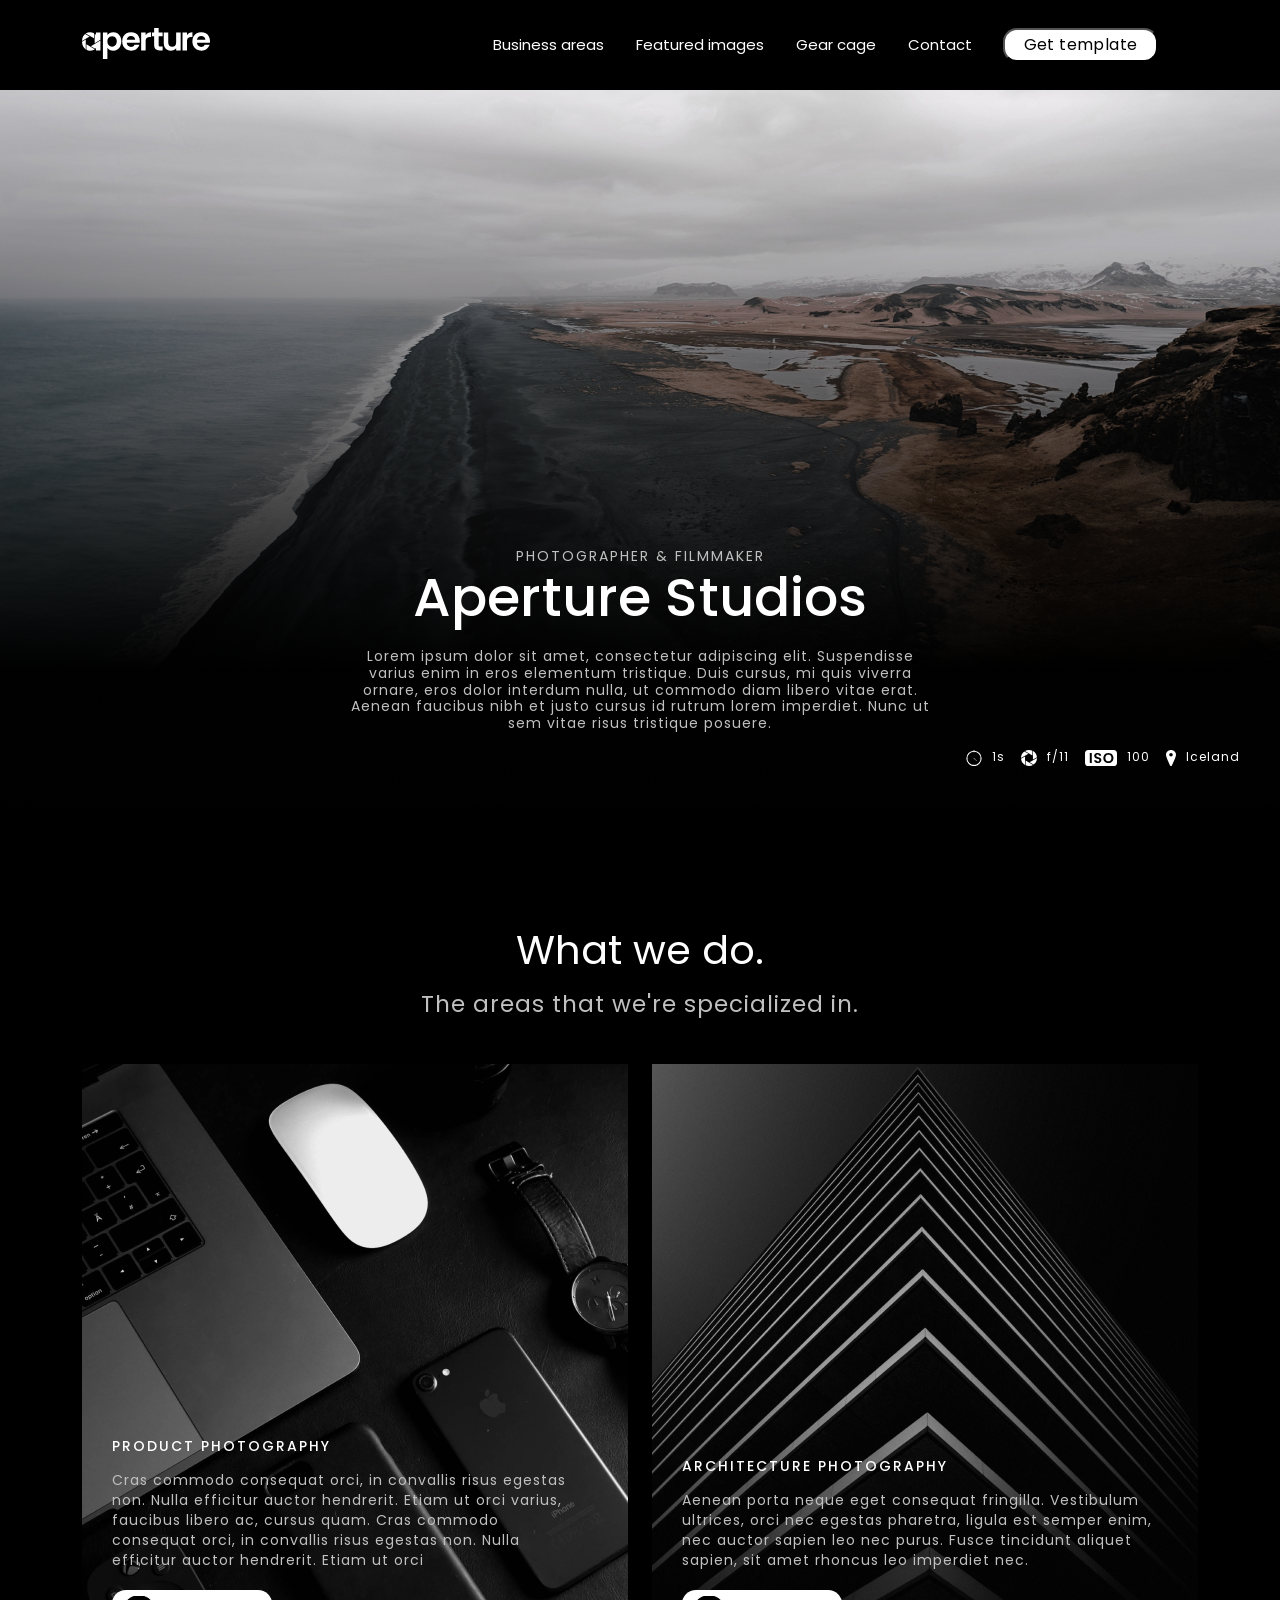
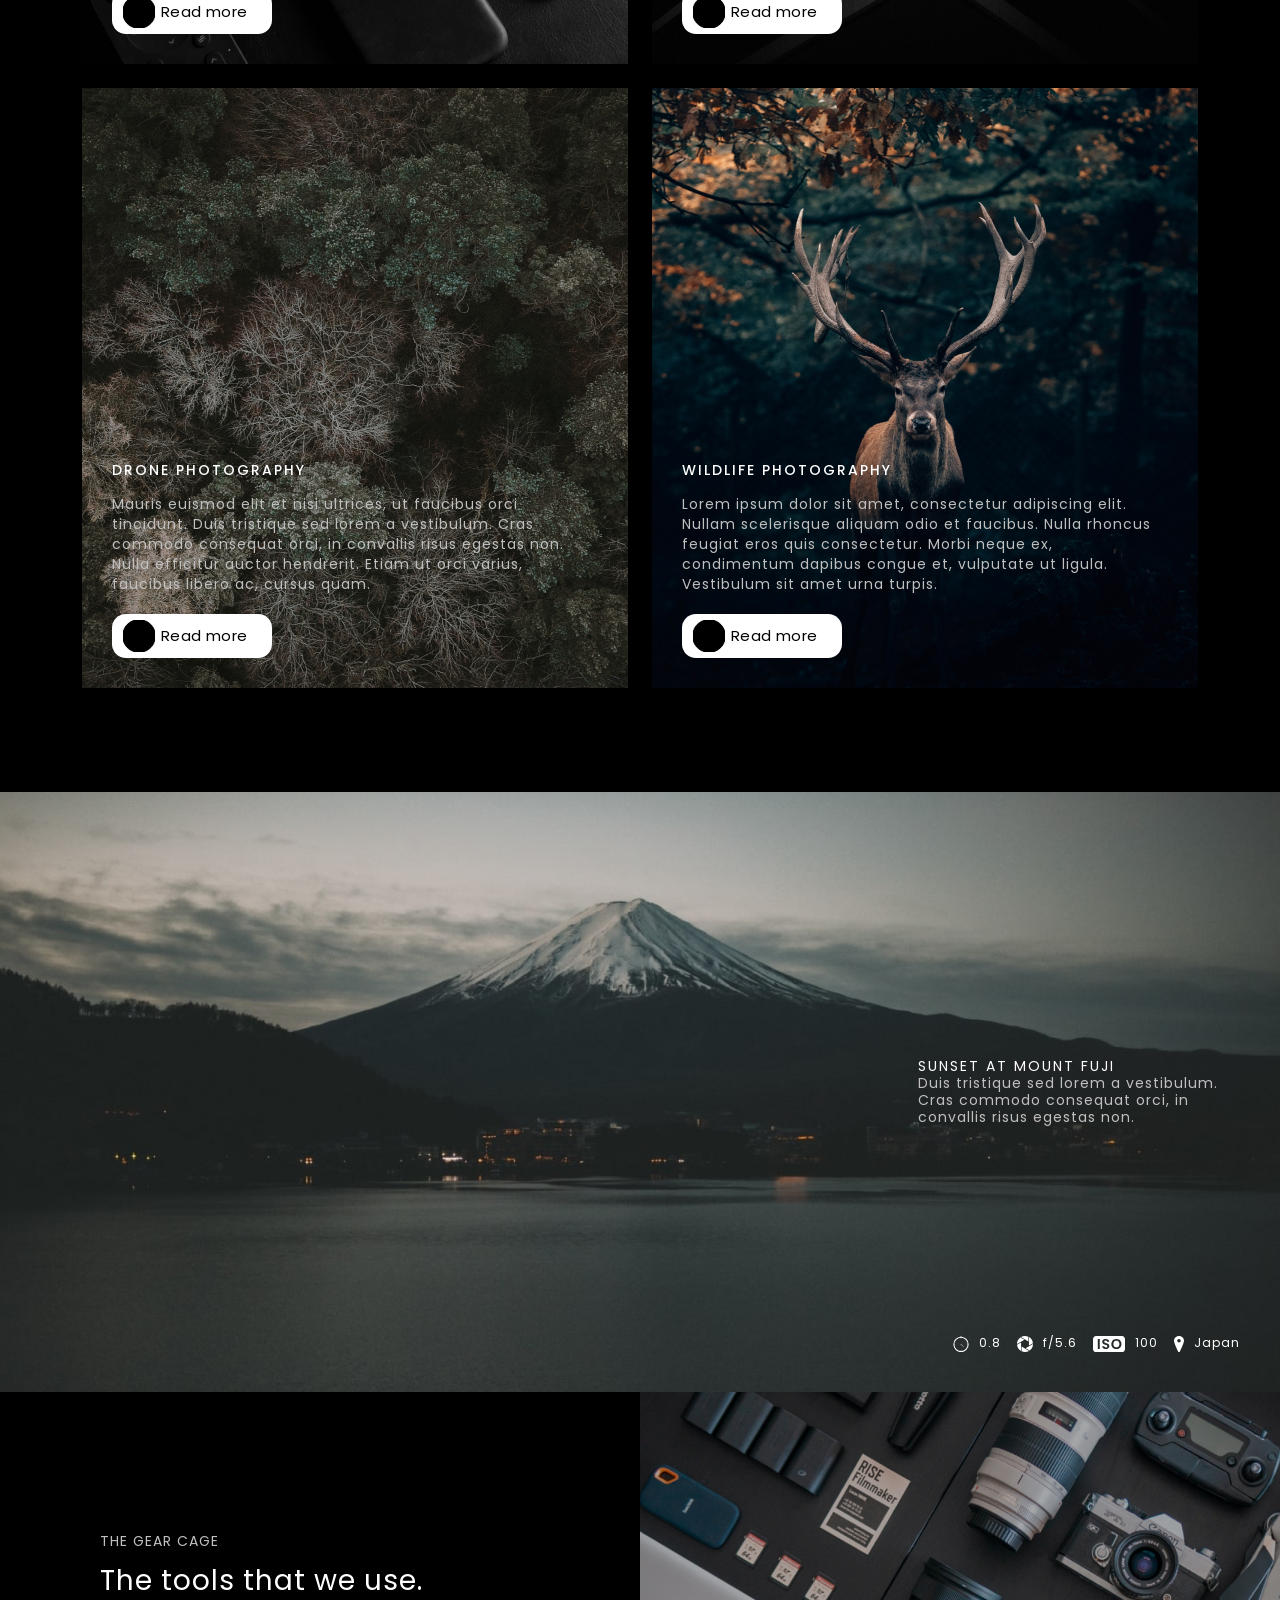
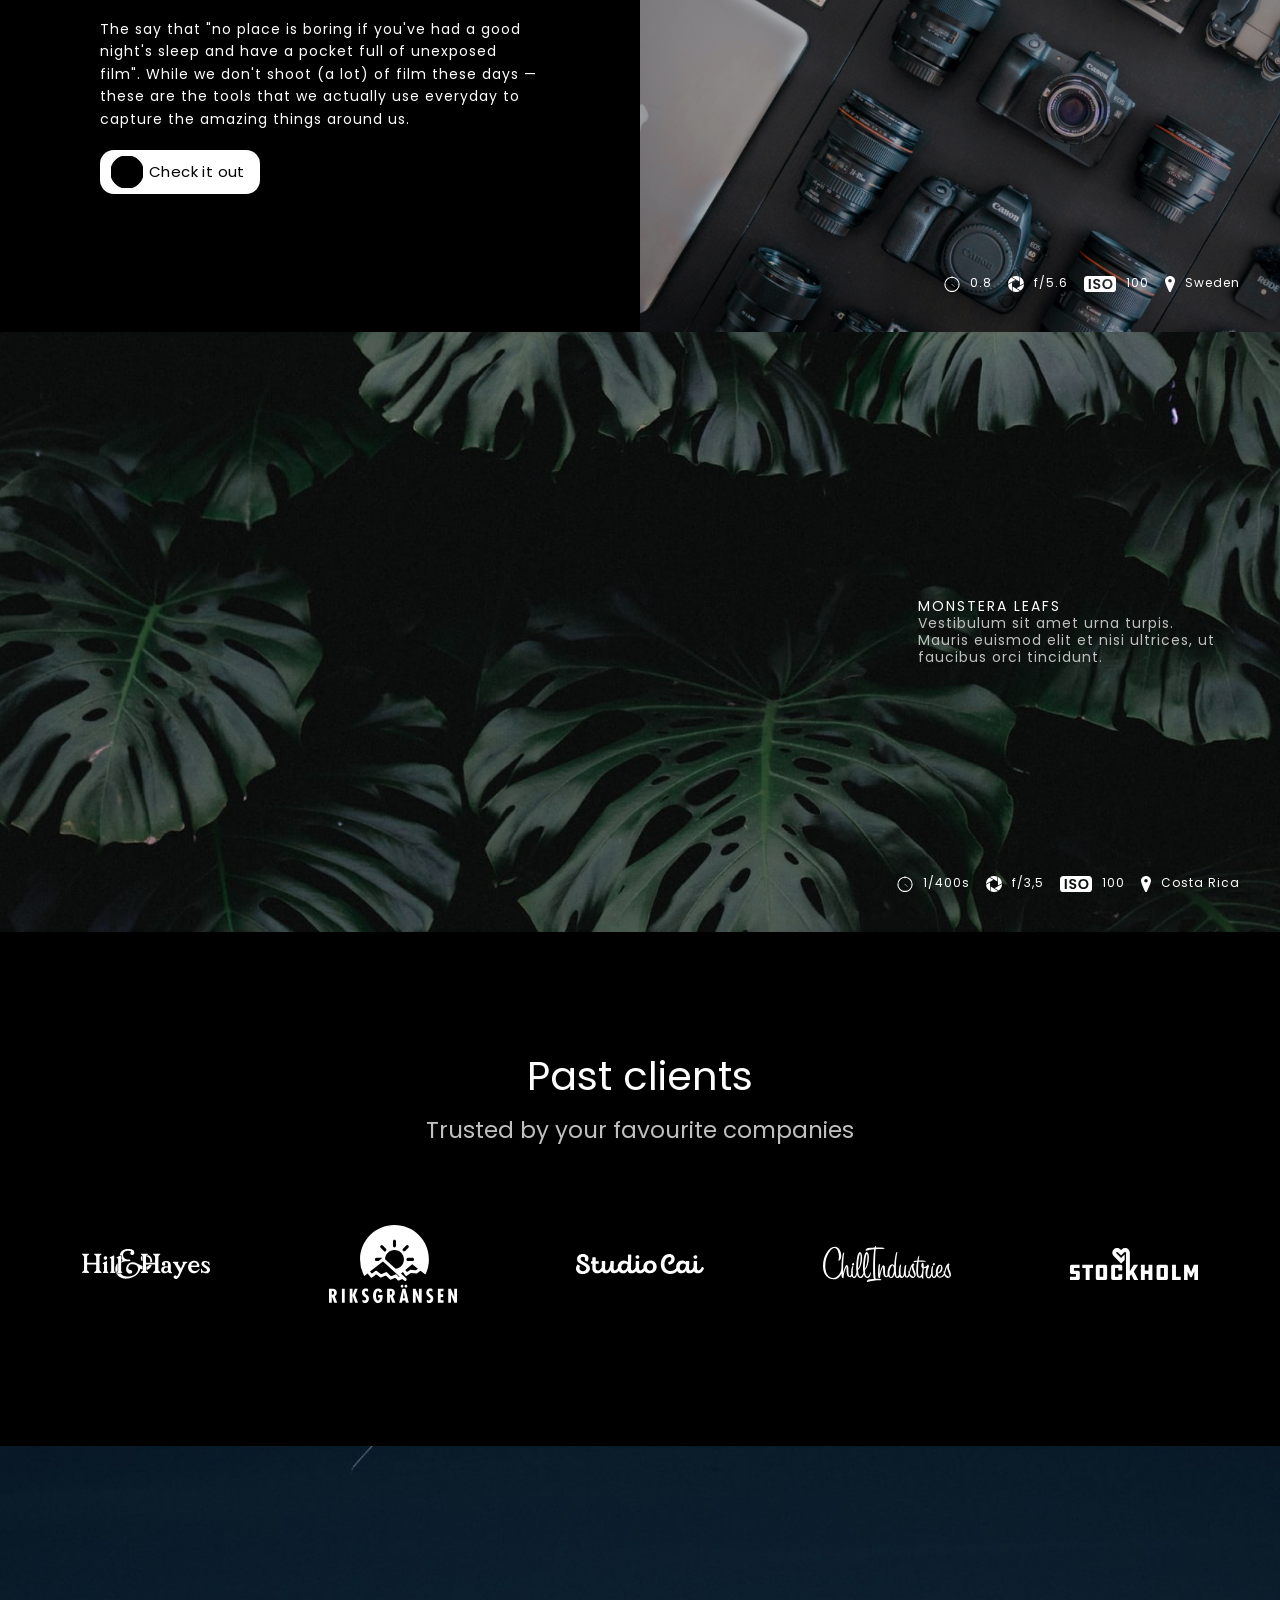
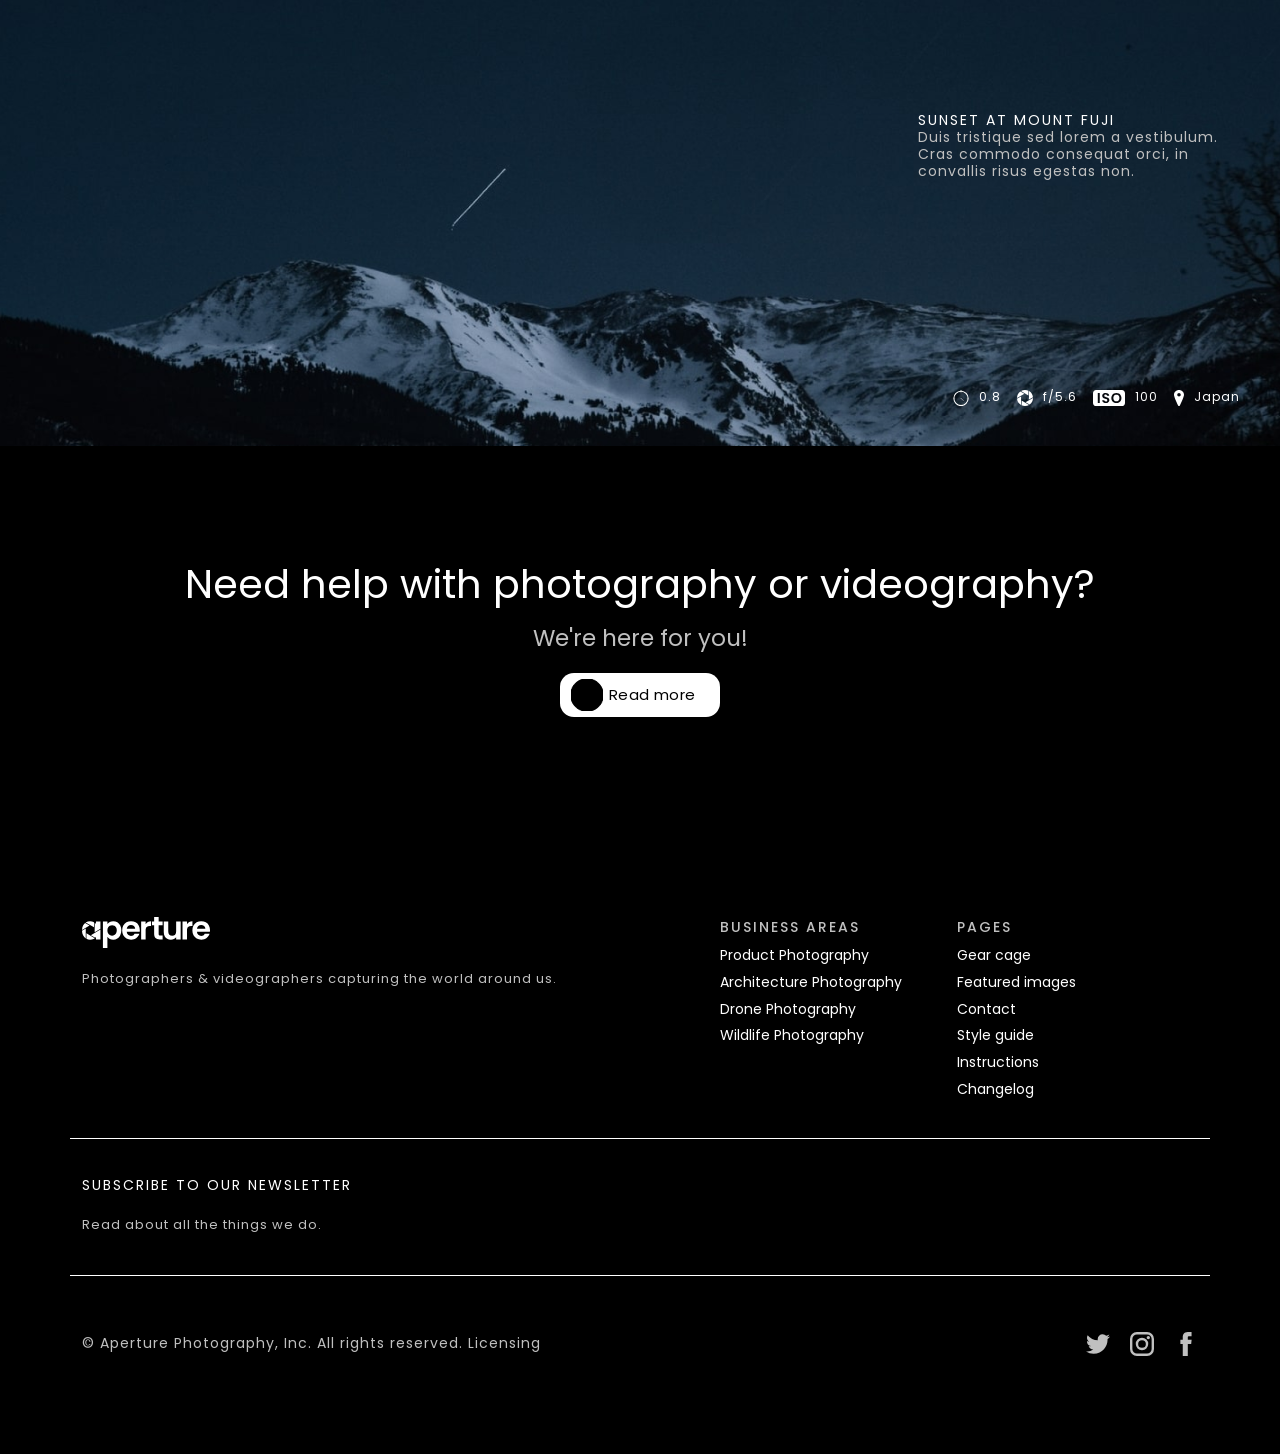
<file: index.html>
<!DOCTYPE html><html><head><meta charset="utf-8"><meta name="viewport" content="width=device-width,initial-scale=1"><title>TEMPLATE</title><link rel="stylesheet" href="https://cdnjs.cloudflare.com/ajax/libs/animate.css/4.1.1/animate.min.css"><link href="https://fonts.googleapis.com/css2?family=Poppins:ital,wght@0,100;0,200;0,300;0,400;0,500;0,600;0,700;0,800;0,900;1,100;1,200;1,300;1,400;1,500;1,600;1,700;1,800;1,900&family=Roboto:ital,wght@0,300;0,400;0,500;0,700;0,900;1,100;1,300;1,400;1,500;1,700;1,900&display=swap" rel="stylesheet"><link rel="stylesheet" href="css/style.min.css"></head><body><header class="header">
    <div class="container ">
        <div class="row">
            <div class="header__body">
                <div class="logo">
                    <a href="/"><img src="img/logo.svg" alt="logo"></a>
                </div>
                <nav class="header__menu">
                    <ul>
                        <li><a href="">Business areas</a></li>
                        <li><a href="">Featured images</a></li>
                        <li><a href="">Gear cage</a></li>
                        <li><a href="">Contact</a></li>
                    </ul>
                    <button class="header__menu_button">Get template</button>
                </nav>
                <div class="menu-collapsed">
                    <div class="bar"></div>
                    <nav>
                        <ul>
                            <li><a href="">Business areas</a></li>
                            <li><a href="">Featured images</a></li>
                            <li><a href="">Gear cage</a></li>
                            <li><a href="">Contact</a></li>
                    </nav>
                </div>
            </div>
        </div>
    </div>
</header> <section class="hero">
    <div class="container">
        <div class="row ">
            <div class="hero__item">
                <div class="hero__text wow animate__animated animate__fadeInUp">
                    <p>Photographer & Filmmaker</p>
                </div>
                <div class="hero__title wow animate__animated animate__fadeInUp">
                    <h1>Aperture Studios</h1>
                </div>
                <div class="hero__subtitle wow animate__animated animate__fadeInUp">
                    <p>Lorem ipsum dolor sit amet, consectetur adipiscing elit. Suspendisse varius enim in eros
                        elementum tristique. Duis cursus, mi quis viverra ornare, eros dolor interdum nulla, ut commodo
                        diam libero vitae erat. Aenean faucibus nibh et justo cursus id rutrum lorem imperdiet. Nunc ut
                        sem vitae risus tristique posuere.</p>
                </div>
            </div>
        </div>
    </div>
    <div class="information">
        <div class="information__item">
            <img src="img/hero-01.svg" alt="">
            <p>1s</p>
        </div>
        <div class="information__item">
            <img src="img/hero-02.svg" alt="">
            <p>f/11</p>
        </div>
        <div class="information__item">
            <img src="img/hero-03.svg" alt="">
            <p>100</p>
        </div>
        <div class="information__item">
            <img src="img/hero-04.svg" alt="">
            <p>Iceland</p>
        </div>
    </div>
</section> <section class="works">
    <div class="container">
        <div class="row">
            <h2 class="title">What we do.</h2>
            <p class="subtitle">The areas that we're specialized in.</p>
            <div class="works__information">
                <div class="row">
                    <div class="col-12 col-sm-6">
                        <div class="item photo-one wow animate__animated animate__flipInX">
                            <div class="item__information">
                                <h5>Product Photography</h5>
                                <p>Cras commodo consequat orci, in convallis risus egestas non. Nulla efficitur auctor
                                    hendrerit. Etiam ut orci varius, faucibus libero ac, cursus quam. Cras commodo
                                    consequat orci, in convallis risus egestas non. Nulla efficitur auctor hendrerit.
                                    Etiam ut orci</p>
                                <button class="btn"><img src="img/works-btn.png" alt="">
                                    <p>Read more</p>
                                </button>
                            </div>
                        </div>
                    </div>
                    <div class="col-12 col-sm-6">
                        <div class="item photo-two wow animate__animated animate__flipInX">
                            <div class="item__information">
                                <h5>Architecture Photography</h5>
                                <p>Aenean porta neque eget consequat fringilla. Vestibulum ultrices, orci nec egestas
                                    pharetra, ligula est semper enim, nec auctor sapien leo nec purus. Fusce tincidunt
                                    aliquet sapien, sit amet rhoncus leo imperdiet nec.</p>
                                <button class="btn"><img src="img/works-btn.png" alt="">
                                    <p>Read more</p>
                                </button>
                            </div>
                        </div>
                    </div>
                </div>
                <div class="row">
                    <div class="col-12 col-sm-6">
                        <div class="item photo-thre wow animate__animated animate__flipInX">
                            <div class="item__information">
                                <h5>Drone Photography</h5>
                                <p>Mauris euismod elit et nisi ultrices, ut faucibus orci tincidunt. Duis tristique sed
                                    lorem a vestibulum. Cras commodo consequat orci, in convallis risus egestas non.
                                    Nulla efficitur auctor hendrerit. Etiam ut orci varius, faucibus libero ac, cursus
                                    quam.</p>
                                <button class="btn"><img src="img/works-btn.png" alt="">
                                    <p>Read more</p>
                                </button>
                            </div>
                        </div>

                    </div>
                    <div class="col-12 col-sm-6">
                        <div class="item photo-four wow animate__animated animate__flipInX">
                            <div class="item__information">
                                <h5>Wildlife Photography</h5>
                                <p>Lorem ipsum dolor sit amet, consectetur adipiscing elit. Nullam scelerisque aliquam
                                    odio et faucibus. Nulla rhoncus feugiat eros quis consectetur. Morbi neque ex,
                                    condimentum dapibus congue et, vulputate ut ligula. Vestibulum sit amet urna turpis.
                                </p>
                                <button class="btn"><img src="img/works-btn.png" alt="">
                                    <p>Read more</p>
                                </button>
                            </div>
                        </div>
                    </div>
                </div>
            </div>
        </div>
    </div>
</section> <section class="mount">
    <div class="mount__content">
    <div class="text">
        <p> Sunset at Mount Fuji</p>
    </div>
        <div class="subtext">
            <p> Duis tristique sed lorem a vestibulum. Cras commodo consequat orci, in convallis risus egestas non.</p>
        </div>
        <div class="information">
            <div class="information__item">
                <img src="img/hero-01.svg" alt="">
                <p>0.8</p>
            </div>
            <div class="information__item">
                <img src="img/hero-02.svg" alt="">
                <p>f/5.6</p>
            </div>
            <div class="information__item">
                <img src="img/hero-03.svg" alt="">
                <p>100</p>
            </div>
            <div class="information__item">
                <img src="img/hero-04.svg" alt="">
                <p>Japan</p>
            </div>
        </div>
        </div>
</section> <section class="use">
    <div class="use__information">
        <div class="use__information_text wow animate__animated animate__flipInX">
            <p>
                The Gear cage
            </p>
        </div>
        <div class="use__information_title wow animate__animated animate__flipInX">
            <p>
                The tools that we use.
            </p>
        </div>
        <div class="use__information_subtitle wow animate__animated animate__flipInX">
            <p>
                The say that "no place is boring if you've had a good night's sleep and have a pocket full of unexposed
                film". While we don't shoot (a lot) of film these days — these are the tools that we actually use
                everyday to capture the amazing things around us.
            </p>
        </div>
        <button class="btn"><img src="img/works-btn.png" alt="">
            <p>Check it out</p>
        </button>
    </div>
    <div class="use__photo">
        <div class="information d-none d-md-flex">
            <div class="information__item">
                <img src="img/hero-01.svg" alt="">
                <p>0.8</p>
            </div>
            <div class="information__item">
                <img src="img/hero-02.svg" alt="">
                <p>f/5.6</p>
            </div>
            <div class="information__item">
                <img src="img/hero-03.svg" alt="">
                <p>100</p>
            </div>
            <div class="information__item">
                <img src="img/hero-04.svg" alt="">
                <p>Sweden</p>
            </div>
        </div>
    </div>
</section> <section class="monstera">
        <div class="monstera__content">
        <div class="text">
            <p> Monstera Leafs</p>
        </div>
            <div class="subtext">
                <p> Vestibulum sit amet urna turpis. Mauris euismod elit et nisi ultrices, ut faucibus orci tincidunt.</p>
            </div>
            <div class="information">
                <div class="information__item">
                    <img src="img/hero-01.svg" alt="">
                    <p>1/400s</p>
                </div>
                <div class="information__item">
                    <img src="img/hero-02.svg" alt="">
                    <p>f/3,5</p>
                </div>
                <div class="information__item">
                    <img src="img/hero-03.svg" alt="">
                    <p>100</p>
                </div>
                <div class="information__item">
                    <img src="img/hero-04.svg" alt="">
                    <p>Costa Rica</p>
                </div>
            </div>
            </div>
</section> <section class="companies">
    <div class="container">
        <div class="row">
            <div class="title">Past clients</div>
            <div class="subtitle">Trusted by your favourite companies</div>
            <div class="companies__items">
                <div class="companies__items_img wow animate__animated animate__lightSpeedInLeft">
                     <img src="img/companies-01.svg" alt="">
                    </div>
                    <div class="companies__items_img wow animate__animated animate__lightSpeedInLeft">
                        <img src="img/companies-02.svg" alt="">
                       </div>
                       <div class="companies__items_img wow animate__animated animate__fadeInUp">
                        <img src="img/companies-03.svg" alt="">
                       </div>
                       <div class="companies__items_img wow animate__animated animate__fadeInRight">
                        <img src="img/companies-04.svg" alt="">
                       </div>
                       <div class="companies__items_img wow animate__animated animate__fadeInRight">
                        <img src="img/companies-05.svg" alt="">
                       </div>
            </div>
        </div>
    </div>
</section> <section class="himalays">
        <div class="himalays__content">
        <div class="text">
            <p> Sunset at Mount Fuji</p>
        </div>
            <div class="subtext">
                <p> Duis tristique sed lorem a vestibulum. Cras commodo consequat orci, in convallis risus egestas non.</p>
            </div>
            <div class="information">
                <div class="information__item">
                    <img src="img/hero-01.svg" alt="">
                    <p>0.8</p>
                </div>
                <div class="information__item">
                    <img src="img/hero-02.svg" alt="">
                    <p>f/5.6</p>
                </div>
                <div class="information__item">
                    <img src="img/hero-03.svg" alt="">
                    <p>100</p>
                </div>
                <div class="information__item">
                    <img src="img/hero-04.svg" alt="">
                    <p>Japan</p>
                </div>
            </div>
            </div>
</section> <section class="help">
    <div class="container">
        <div class="row justify-content-center">
            <div class="title wow animate__animated animate__zoomInRight">Need help with photography or videography?</div>
            <div class="subtitle wow animate__animated animate__zoomInLeft">We're here for you!</div>
            <button class="btn"><img src="img/works-btn.png" alt="">
                <p>Read more</p>
            </button>
        </div>
    </div>
</section> <section class="footer">
    <div class="container">
        <div class="row">
            <div class="col-12 col-sm-6">
                <div class="logo d-flex justify-content-center justify-content-sm-start">
                    <a href="/"><img src="img/logo.svg" alt="logo"></a>
                </div>
                <div class="footer__information"><p>Photographers & videographers capturing the world around us.</p></div>
            </div>
            <div class="col-12 col-sm-6">
                <div class="footer__menu">
                   <div class="footer__menu_item">
                    <h5>Business areas</h5>
                    <ul>
                        <li class="wow animate__animated animate__lightSpeedInRight"><a href="">Product Photography</a></li>
                        <li class="wow animate__animated animate__lightSpeedInLeft"><a href="">Architecture Photography</a></li>
                        <li class="wow animate__animated animate__lightSpeedInRight"><a href="">Drone Photography</a></li>
                        <li class="wow animate__animated animate__lightSpeedInLeft"><a href="">Wildlife Photography</a></li>
                    </ul>
                   </div>
                   <div class="footer__menu_item">
                    <h5>Pages</h5>
                    <ul>
                        <li class="wow animate__animated animate__lightSpeedInRight"><a href="">Gear cage</a></li>
                        <li class="wow animate__animated animate__lightSpeedInLeft"><a href="">Featured images</a></li>
                        <li class="wow animate__animated animate__lightSpeedInRight"><a href="">Contact</a></li>
                        <li class="wow animate__animated animate__lightSpeedInLeft"><a href="">Style guide</a></li>
                        <li class="wow animate__animated animate__lightSpeedInRight"><a href="">Instructions</a></li>
                        <li class="wow animate__animated animate__lightSpeedInLeft"><a href="">Changelog</a></li>
                    </ul>
                   </div>
                </div>
            </div>
            <div class="line"></div>
            <div class="col-12 col-sm-6">
                <div class="footer__text wow animate__animated animate__bounceInLeft"><p>Subscribe to our newsletter</p></div>
                <div class="footer__subtext wow animate__animated animate__bounceInRight"><p>Read about all the things we do.</p></div>
            </div>
            <div class="col-6">
               
            </div>
            <div class="line"></div>
            <div class="col-12 col-sm-6 order-2 order-sm-1">
                <div class="footer__licensing">
                    <p>© Aperture Photography, Inc. All rights reserved. Licensing</p>
                </div>
            </div>
            <div class="col-12 col-sm-6 order-1 order-sm-2">
                <div class="footer__icon">
                  <a class="wow animate__animated animate__shakeX" href=""><img src="img/footer-01.svg" alt=""></a>  
                  <a class="wow animate__animated animate__shakeX" href=""><img src="img/footer-02.svg" alt=""></a>
                  <a class="wow animate__animated animate__shakeX" href=""><img src="img/footer-03.svg" alt=""></a>
                </div>
            </div>
        </div>
    </div>
</section> <div class="btn-up btn-up_hide"></div>  <style>body {
            background-color: black;
        }</style><script src="https://code.jquery.com/jquery-2.2.4.min.js" integrity="sha256-BbhdlvQf/xTY9gja0Dq3HiwQF8LaCRTXxZKRutelT44=" crossorigin="anonymous"></script><script type="text/javascript" src="js/slick.min.js"></script><script src="js/script.js"></script><!-- <script src="js/wow.min.js"></script>
              <script>
              new WOW().init();
              </script> --></body></html>
</file>
<file: css/style.min.css>
@charset "UTF-8";@import url(https://fonts.googleapis.com/css2?family=Roboto:ital,wght@0,100;0,300;0,400;0,500;0,700;0,900;1,100;1,300;1,400;1,500;1,700;1,900&display=swap);@import url(https://fonts.googleapis.com/css2?family=Ubuntu:ital,wght@0,300;0,400;0,500;0,700;1,300;1,400;1,500;1,700&display=swap);@import url(https://fonts.googleapis.com/css2?family=EB+Garamond:ital,wght@0,400;0,500;0,600;0,700;0,800;1,400;1,500;1,600;1,700;1,800&display=swap);/*!
 * Bootstrap v5.0.2 (https://getbootstrap.com/)
 * Copyright 2011-2021 The Bootstrap Authors
 * Copyright 2011-2021 Twitter, Inc.
 * Licensed under MIT (https://github.com/twbs/bootstrap/blob/main/LICENSE)
 */:root{--bs-blue:#0d6efd;--bs-indigo:#6610f2;--bs-purple:#6f42c1;--bs-pink:#d63384;--bs-red:#dc3545;--bs-orange:#fd7e14;--bs-yellow:#ffc107;--bs-green:#198754;--bs-teal:#20c997;--bs-cyan:#0dcaf0;--bs-white:#fff;--bs-gray:#6c757d;--bs-gray-dark:#343a40;--bs-primary:#0d6efd;--bs-secondary:#6c757d;--bs-success:#198754;--bs-info:#0dcaf0;--bs-warning:#ffc107;--bs-danger:#dc3545;--bs-light:#f8f9fa;--bs-dark:#212529;--bs-font-sans-serif:system-ui,-apple-system,"Segoe UI",Roboto,"Helvetica Neue",Arial,"Noto Sans","Liberation Sans",sans-serif,"Apple Color Emoji","Segoe UI Emoji","Segoe UI Symbol","Noto Color Emoji";--bs-font-monospace:SFMono-Regular,Menlo,Monaco,Consolas,"Liberation Mono","Courier New",monospace;--bs-gradient:linear-gradient(180deg, rgba(255, 255, 255, 0.15), rgba(255, 255, 255, 0))}*,::after,::before{box-sizing:border-box}@media (prefers-reduced-motion:no-preference){:root{scroll-behavior:smooth}}body{margin:0;font-family:var(--bs-font-sans-serif);font-size:1rem;font-weight:400;line-height:1.5;color:#212529;background-color:#fff;-webkit-text-size-adjust:100%;-webkit-tap-highlight-color:transparent}hr{margin:1rem 0;color:inherit;background-color:currentColor;border:0;opacity:.25}hr:not([size]){height:1px}.h1,.h2,.h3,.h4,.h5,.h6,h1,h2,h3,h4,h5,h6{margin-top:0;margin-bottom:.5rem;font-weight:500;line-height:1.2}.h1,h1{font-size:calc(1.375rem + 1.5vw)}@media (min-width:1200px){.h1,h1{font-size:2.5rem}}.h2,h2{font-size:calc(1.325rem + .9vw)}@media (min-width:1200px){.h2,h2{font-size:2rem}}.h3,h3{font-size:calc(1.3rem + .6vw)}@media (min-width:1200px){.h3,h3{font-size:1.75rem}}.h4,h4{font-size:calc(1.275rem + .3vw)}@media (min-width:1200px){.h4,h4{font-size:1.5rem}}.h5,h5{font-size:1.25rem}.h6,h6{font-size:1rem}p{margin-top:0;margin-bottom:1rem}abbr[data-bs-original-title],abbr[title]{-webkit-text-decoration:underline dotted;text-decoration:underline dotted;cursor:help;-webkit-text-decoration-skip-ink:none;text-decoration-skip-ink:none}address{margin-bottom:1rem;font-style:normal;line-height:inherit}ol,ul{padding-left:2rem}dl,ol,ul{margin-top:0;margin-bottom:1rem}ol ol,ol ul,ul ol,ul ul{margin-bottom:0}dt{font-weight:700}dd{margin-bottom:.5rem;margin-left:0}blockquote{margin:0 0 1rem}b,strong{font-weight:bolder}.small,small{font-size:.875em}.mark,mark{padding:.2em;background-color:#fcf8e3}sub,sup{position:relative;font-size:.75em;line-height:0;vertical-align:baseline}sub{bottom:-.25em}sup{top:-.5em}a{color:#0d6efd;text-decoration:underline}a:hover{color:#0a58ca}a:not([href]):not([class]),a:not([href]):not([class]):hover{color:inherit;text-decoration:none}code,kbd,pre,samp{font-family:var(--bs-font-monospace);font-size:1em;direction:ltr;unicode-bidi:bidi-override}pre{display:block;margin-top:0;margin-bottom:1rem;overflow:auto;font-size:.875em}pre code{font-size:inherit;color:inherit;word-break:normal}code{font-size:.875em;color:#d63384;word-wrap:break-word}a>code{color:inherit}kbd{padding:.2rem .4rem;font-size:.875em;color:#fff;background-color:#212529;border-radius:.2rem}kbd kbd{padding:0;font-size:1em;font-weight:700}figure{margin:0 0 1rem}img,svg{vertical-align:middle}table{caption-side:bottom;border-collapse:collapse}caption{padding-top:.5rem;padding-bottom:.5rem;color:#6c757d;text-align:left}th{text-align:inherit;text-align:-webkit-match-parent}tbody,td,tfoot,th,thead,tr{border-color:inherit;border-style:solid;border-width:0}label{display:inline-block}button{border-radius:0}button:focus:not(:focus-visible){outline:0}button,input,optgroup,select,textarea{margin:0;font-family:inherit;font-size:inherit;line-height:inherit}button,select{text-transform:none}[role=button]{cursor:pointer}select{word-wrap:normal}select:disabled{opacity:1}[list]::-webkit-calendar-picker-indicator{display:none}[type=button],[type=reset],[type=submit],button{-webkit-appearance:button}[type=button]:not(:disabled),[type=reset]:not(:disabled),[type=submit]:not(:disabled),button:not(:disabled){cursor:pointer}::-moz-focus-inner{padding:0;border-style:none}textarea{resize:vertical}fieldset{min-width:0;padding:0;margin:0;border:0}legend{float:left;width:100%;padding:0;margin-bottom:.5rem;font-size:calc(1.275rem + .3vw);line-height:inherit}@media (min-width:1200px){legend{font-size:1.5rem}}legend+*{clear:left}::-webkit-datetime-edit-day-field,::-webkit-datetime-edit-fields-wrapper,::-webkit-datetime-edit-hour-field,::-webkit-datetime-edit-minute,::-webkit-datetime-edit-month-field,::-webkit-datetime-edit-text,::-webkit-datetime-edit-year-field{padding:0}::-webkit-inner-spin-button{height:auto}[type=search]{outline-offset:-2px;-webkit-appearance:textfield}::-webkit-search-decoration{-webkit-appearance:none}::-webkit-color-swatch-wrapper{padding:0}::file-selector-button{font:inherit}::-webkit-file-upload-button{font:inherit;-webkit-appearance:button}output{display:inline-block}iframe{border:0}summary{display:list-item;cursor:pointer}progress{vertical-align:baseline}[hidden]{display:none!important}.lead{font-size:1.25rem;font-weight:300}.display-1{font-size:calc(1.625rem + 4.5vw);font-weight:300;line-height:1.2}@media (min-width:1200px){.display-1{font-size:5rem}}.display-2{font-size:calc(1.575rem + 3.9vw);font-weight:300;line-height:1.2}@media (min-width:1200px){.display-2{font-size:4.5rem}}.display-3{font-size:calc(1.525rem + 3.3vw);font-weight:300;line-height:1.2}@media (min-width:1200px){.display-3{font-size:4rem}}.display-4{font-size:calc(1.475rem + 2.7vw);font-weight:300;line-height:1.2}@media (min-width:1200px){.display-4{font-size:3.5rem}}.display-5{font-size:calc(1.425rem + 2.1vw);font-weight:300;line-height:1.2}@media (min-width:1200px){.display-5{font-size:3rem}}.display-6{font-size:calc(1.375rem + 1.5vw);font-weight:300;line-height:1.2}@media (min-width:1200px){.display-6{font-size:2.5rem}}.list-unstyled{padding-left:0;list-style:none}.list-inline{padding-left:0;list-style:none}.list-inline-item{display:inline-block}.list-inline-item:not(:last-child){margin-right:.5rem}.initialism{font-size:.875em;text-transform:uppercase}.blockquote{margin-bottom:1rem;font-size:1.25rem}.blockquote>:last-child{margin-bottom:0}.blockquote-footer{margin-top:-1rem;margin-bottom:1rem;font-size:.875em;color:#6c757d}.blockquote-footer::before{content:"— "}.img-fluid{max-width:100%;height:auto}.img-thumbnail{padding:.25rem;background-color:#fff;border:1px solid #dee2e6;border-radius:.25rem;max-width:100%;height:auto}.figure{display:inline-block}.figure-img{margin-bottom:.5rem;line-height:1}.figure-caption{font-size:.875em;color:#6c757d}.container,.container-fluid,.container-lg,.container-md,.container-sm,.container-xl,.container-xxl{width:100%;padding-right:var(--bs-gutter-x,.75rem);padding-left:var(--bs-gutter-x,.75rem);margin-right:auto;margin-left:auto}@media (min-width:576px){.container,.container-sm{max-width:540px}}@media (min-width:768px){.container,.container-md,.container-sm{max-width:720px}}@media (min-width:992px){.container,.container-lg,.container-md,.container-sm{max-width:960px}}@media (min-width:1200px){.container,.container-lg,.container-md,.container-sm,.container-xl{max-width:1140px}}@media (min-width:1400px){.container,.container-lg,.container-md,.container-sm,.container-xl,.container-xxl{max-width:1320px}}.row{--bs-gutter-x:1.5rem;--bs-gutter-y:0;display:flex;flex-wrap:wrap;margin-top:calc(var(--bs-gutter-y) * -1);margin-right:calc(var(--bs-gutter-x) * -.5);margin-left:calc(var(--bs-gutter-x) * -.5)}.row>*{flex-shrink:0;width:100%;max-width:100%;padding-right:calc(var(--bs-gutter-x) * .5);padding-left:calc(var(--bs-gutter-x) * .5);margin-top:var(--bs-gutter-y)}.col{flex:1 0 0%}.row-cols-auto>*{flex:0 0 auto;width:auto}.row-cols-1>*{flex:0 0 auto;width:100%}.row-cols-2>*{flex:0 0 auto;width:50%}.row-cols-3>*{flex:0 0 auto;width:33.3333333333%}.row-cols-4>*{flex:0 0 auto;width:25%}.row-cols-5>*{flex:0 0 auto;width:20%}.row-cols-6>*{flex:0 0 auto;width:16.6666666667%}@media (min-width:576px){.col-sm{flex:1 0 0%}.row-cols-sm-auto>*{flex:0 0 auto;width:auto}.row-cols-sm-1>*{flex:0 0 auto;width:100%}.row-cols-sm-2>*{flex:0 0 auto;width:50%}.row-cols-sm-3>*{flex:0 0 auto;width:33.3333333333%}.row-cols-sm-4>*{flex:0 0 auto;width:25%}.row-cols-sm-5>*{flex:0 0 auto;width:20%}.row-cols-sm-6>*{flex:0 0 auto;width:16.6666666667%}}@media (min-width:768px){.col-md{flex:1 0 0%}.row-cols-md-auto>*{flex:0 0 auto;width:auto}.row-cols-md-1>*{flex:0 0 auto;width:100%}.row-cols-md-2>*{flex:0 0 auto;width:50%}.row-cols-md-3>*{flex:0 0 auto;width:33.3333333333%}.row-cols-md-4>*{flex:0 0 auto;width:25%}.row-cols-md-5>*{flex:0 0 auto;width:20%}.row-cols-md-6>*{flex:0 0 auto;width:16.6666666667%}}@media (min-width:992px){.col-lg{flex:1 0 0%}.row-cols-lg-auto>*{flex:0 0 auto;width:auto}.row-cols-lg-1>*{flex:0 0 auto;width:100%}.row-cols-lg-2>*{flex:0 0 auto;width:50%}.row-cols-lg-3>*{flex:0 0 auto;width:33.3333333333%}.row-cols-lg-4>*{flex:0 0 auto;width:25%}.row-cols-lg-5>*{flex:0 0 auto;width:20%}.row-cols-lg-6>*{flex:0 0 auto;width:16.6666666667%}}@media (min-width:1200px){.col-xl{flex:1 0 0%}.row-cols-xl-auto>*{flex:0 0 auto;width:auto}.row-cols-xl-1>*{flex:0 0 auto;width:100%}.row-cols-xl-2>*{flex:0 0 auto;width:50%}.row-cols-xl-3>*{flex:0 0 auto;width:33.3333333333%}.row-cols-xl-4>*{flex:0 0 auto;width:25%}.row-cols-xl-5>*{flex:0 0 auto;width:20%}.row-cols-xl-6>*{flex:0 0 auto;width:16.6666666667%}}@media (min-width:1400px){.col-xxl{flex:1 0 0%}.row-cols-xxl-auto>*{flex:0 0 auto;width:auto}.row-cols-xxl-1>*{flex:0 0 auto;width:100%}.row-cols-xxl-2>*{flex:0 0 auto;width:50%}.row-cols-xxl-3>*{flex:0 0 auto;width:33.3333333333%}.row-cols-xxl-4>*{flex:0 0 auto;width:25%}.row-cols-xxl-5>*{flex:0 0 auto;width:20%}.row-cols-xxl-6>*{flex:0 0 auto;width:16.6666666667%}}.col-auto{flex:0 0 auto;width:auto}.col-1{flex:0 0 auto;width:8.33333333%}.col-2{flex:0 0 auto;width:16.66666667%}.col-3{flex:0 0 auto;width:25%}.col-4{flex:0 0 auto;width:33.33333333%}.col-5{flex:0 0 auto;width:41.66666667%}.col-6{flex:0 0 auto;width:50%}.col-7{flex:0 0 auto;width:58.33333333%}.col-8{flex:0 0 auto;width:66.66666667%}.col-9{flex:0 0 auto;width:75%}.col-10{flex:0 0 auto;width:83.33333333%}.col-11{flex:0 0 auto;width:91.66666667%}.col-12{flex:0 0 auto;width:100%}.offset-1{margin-left:8.33333333%}.offset-2{margin-left:16.66666667%}.offset-3{margin-left:25%}.offset-4{margin-left:33.33333333%}.offset-5{margin-left:41.66666667%}.offset-6{margin-left:50%}.offset-7{margin-left:58.33333333%}.offset-8{margin-left:66.66666667%}.offset-9{margin-left:75%}.offset-10{margin-left:83.33333333%}.offset-11{margin-left:91.66666667%}.g-0,.gx-0{--bs-gutter-x:0}.g-0,.gy-0{--bs-gutter-y:0}.g-1,.gx-1{--bs-gutter-x:0.25rem}.g-1,.gy-1{--bs-gutter-y:0.25rem}.g-2,.gx-2{--bs-gutter-x:0.5rem}.g-2,.gy-2{--bs-gutter-y:0.5rem}.g-3,.gx-3{--bs-gutter-x:1rem}.g-3,.gy-3{--bs-gutter-y:1rem}.g-4,.gx-4{--bs-gutter-x:1.5rem}.g-4,.gy-4{--bs-gutter-y:1.5rem}.g-5,.gx-5{--bs-gutter-x:3rem}.g-5,.gy-5{--bs-gutter-y:3rem}@media (min-width:576px){.col-sm-auto{flex:0 0 auto;width:auto}.col-sm-1{flex:0 0 auto;width:8.33333333%}.col-sm-2{flex:0 0 auto;width:16.66666667%}.col-sm-3{flex:0 0 auto;width:25%}.col-sm-4{flex:0 0 auto;width:33.33333333%}.col-sm-5{flex:0 0 auto;width:41.66666667%}.col-sm-6{flex:0 0 auto;width:50%}.col-sm-7{flex:0 0 auto;width:58.33333333%}.col-sm-8{flex:0 0 auto;width:66.66666667%}.col-sm-9{flex:0 0 auto;width:75%}.col-sm-10{flex:0 0 auto;width:83.33333333%}.col-sm-11{flex:0 0 auto;width:91.66666667%}.col-sm-12{flex:0 0 auto;width:100%}.offset-sm-0{margin-left:0}.offset-sm-1{margin-left:8.33333333%}.offset-sm-2{margin-left:16.66666667%}.offset-sm-3{margin-left:25%}.offset-sm-4{margin-left:33.33333333%}.offset-sm-5{margin-left:41.66666667%}.offset-sm-6{margin-left:50%}.offset-sm-7{margin-left:58.33333333%}.offset-sm-8{margin-left:66.66666667%}.offset-sm-9{margin-left:75%}.offset-sm-10{margin-left:83.33333333%}.offset-sm-11{margin-left:91.66666667%}.g-sm-0,.gx-sm-0{--bs-gutter-x:0}.g-sm-0,.gy-sm-0{--bs-gutter-y:0}.g-sm-1,.gx-sm-1{--bs-gutter-x:0.25rem}.g-sm-1,.gy-sm-1{--bs-gutter-y:0.25rem}.g-sm-2,.gx-sm-2{--bs-gutter-x:0.5rem}.g-sm-2,.gy-sm-2{--bs-gutter-y:0.5rem}.g-sm-3,.gx-sm-3{--bs-gutter-x:1rem}.g-sm-3,.gy-sm-3{--bs-gutter-y:1rem}.g-sm-4,.gx-sm-4{--bs-gutter-x:1.5rem}.g-sm-4,.gy-sm-4{--bs-gutter-y:1.5rem}.g-sm-5,.gx-sm-5{--bs-gutter-x:3rem}.g-sm-5,.gy-sm-5{--bs-gutter-y:3rem}}@media (min-width:768px){.col-md-auto{flex:0 0 auto;width:auto}.col-md-1{flex:0 0 auto;width:8.33333333%}.col-md-2{flex:0 0 auto;width:16.66666667%}.col-md-3{flex:0 0 auto;width:25%}.col-md-4{flex:0 0 auto;width:33.33333333%}.col-md-5{flex:0 0 auto;width:41.66666667%}.col-md-6{flex:0 0 auto;width:50%}.col-md-7{flex:0 0 auto;width:58.33333333%}.col-md-8{flex:0 0 auto;width:66.66666667%}.col-md-9{flex:0 0 auto;width:75%}.col-md-10{flex:0 0 auto;width:83.33333333%}.col-md-11{flex:0 0 auto;width:91.66666667%}.col-md-12{flex:0 0 auto;width:100%}.offset-md-0{margin-left:0}.offset-md-1{margin-left:8.33333333%}.offset-md-2{margin-left:16.66666667%}.offset-md-3{margin-left:25%}.offset-md-4{margin-left:33.33333333%}.offset-md-5{margin-left:41.66666667%}.offset-md-6{margin-left:50%}.offset-md-7{margin-left:58.33333333%}.offset-md-8{margin-left:66.66666667%}.offset-md-9{margin-left:75%}.offset-md-10{margin-left:83.33333333%}.offset-md-11{margin-left:91.66666667%}.g-md-0,.gx-md-0{--bs-gutter-x:0}.g-md-0,.gy-md-0{--bs-gutter-y:0}.g-md-1,.gx-md-1{--bs-gutter-x:0.25rem}.g-md-1,.gy-md-1{--bs-gutter-y:0.25rem}.g-md-2,.gx-md-2{--bs-gutter-x:0.5rem}.g-md-2,.gy-md-2{--bs-gutter-y:0.5rem}.g-md-3,.gx-md-3{--bs-gutter-x:1rem}.g-md-3,.gy-md-3{--bs-gutter-y:1rem}.g-md-4,.gx-md-4{--bs-gutter-x:1.5rem}.g-md-4,.gy-md-4{--bs-gutter-y:1.5rem}.g-md-5,.gx-md-5{--bs-gutter-x:3rem}.g-md-5,.gy-md-5{--bs-gutter-y:3rem}}@media (min-width:992px){.col-lg-auto{flex:0 0 auto;width:auto}.col-lg-1{flex:0 0 auto;width:8.33333333%}.col-lg-2{flex:0 0 auto;width:16.66666667%}.col-lg-3{flex:0 0 auto;width:25%}.col-lg-4{flex:0 0 auto;width:33.33333333%}.col-lg-5{flex:0 0 auto;width:41.66666667%}.col-lg-6{flex:0 0 auto;width:50%}.col-lg-7{flex:0 0 auto;width:58.33333333%}.col-lg-8{flex:0 0 auto;width:66.66666667%}.col-lg-9{flex:0 0 auto;width:75%}.col-lg-10{flex:0 0 auto;width:83.33333333%}.col-lg-11{flex:0 0 auto;width:91.66666667%}.col-lg-12{flex:0 0 auto;width:100%}.offset-lg-0{margin-left:0}.offset-lg-1{margin-left:8.33333333%}.offset-lg-2{margin-left:16.66666667%}.offset-lg-3{margin-left:25%}.offset-lg-4{margin-left:33.33333333%}.offset-lg-5{margin-left:41.66666667%}.offset-lg-6{margin-left:50%}.offset-lg-7{margin-left:58.33333333%}.offset-lg-8{margin-left:66.66666667%}.offset-lg-9{margin-left:75%}.offset-lg-10{margin-left:83.33333333%}.offset-lg-11{margin-left:91.66666667%}.g-lg-0,.gx-lg-0{--bs-gutter-x:0}.g-lg-0,.gy-lg-0{--bs-gutter-y:0}.g-lg-1,.gx-lg-1{--bs-gutter-x:0.25rem}.g-lg-1,.gy-lg-1{--bs-gutter-y:0.25rem}.g-lg-2,.gx-lg-2{--bs-gutter-x:0.5rem}.g-lg-2,.gy-lg-2{--bs-gutter-y:0.5rem}.g-lg-3,.gx-lg-3{--bs-gutter-x:1rem}.g-lg-3,.gy-lg-3{--bs-gutter-y:1rem}.g-lg-4,.gx-lg-4{--bs-gutter-x:1.5rem}.g-lg-4,.gy-lg-4{--bs-gutter-y:1.5rem}.g-lg-5,.gx-lg-5{--bs-gutter-x:3rem}.g-lg-5,.gy-lg-5{--bs-gutter-y:3rem}}@media (min-width:1200px){.col-xl-auto{flex:0 0 auto;width:auto}.col-xl-1{flex:0 0 auto;width:8.33333333%}.col-xl-2{flex:0 0 auto;width:16.66666667%}.col-xl-3{flex:0 0 auto;width:25%}.col-xl-4{flex:0 0 auto;width:33.33333333%}.col-xl-5{flex:0 0 auto;width:41.66666667%}.col-xl-6{flex:0 0 auto;width:50%}.col-xl-7{flex:0 0 auto;width:58.33333333%}.col-xl-8{flex:0 0 auto;width:66.66666667%}.col-xl-9{flex:0 0 auto;width:75%}.col-xl-10{flex:0 0 auto;width:83.33333333%}.col-xl-11{flex:0 0 auto;width:91.66666667%}.col-xl-12{flex:0 0 auto;width:100%}.offset-xl-0{margin-left:0}.offset-xl-1{margin-left:8.33333333%}.offset-xl-2{margin-left:16.66666667%}.offset-xl-3{margin-left:25%}.offset-xl-4{margin-left:33.33333333%}.offset-xl-5{margin-left:41.66666667%}.offset-xl-6{margin-left:50%}.offset-xl-7{margin-left:58.33333333%}.offset-xl-8{margin-left:66.66666667%}.offset-xl-9{margin-left:75%}.offset-xl-10{margin-left:83.33333333%}.offset-xl-11{margin-left:91.66666667%}.g-xl-0,.gx-xl-0{--bs-gutter-x:0}.g-xl-0,.gy-xl-0{--bs-gutter-y:0}.g-xl-1,.gx-xl-1{--bs-gutter-x:0.25rem}.g-xl-1,.gy-xl-1{--bs-gutter-y:0.25rem}.g-xl-2,.gx-xl-2{--bs-gutter-x:0.5rem}.g-xl-2,.gy-xl-2{--bs-gutter-y:0.5rem}.g-xl-3,.gx-xl-3{--bs-gutter-x:1rem}.g-xl-3,.gy-xl-3{--bs-gutter-y:1rem}.g-xl-4,.gx-xl-4{--bs-gutter-x:1.5rem}.g-xl-4,.gy-xl-4{--bs-gutter-y:1.5rem}.g-xl-5,.gx-xl-5{--bs-gutter-x:3rem}.g-xl-5,.gy-xl-5{--bs-gutter-y:3rem}}@media (min-width:1400px){.col-xxl-auto{flex:0 0 auto;width:auto}.col-xxl-1{flex:0 0 auto;width:8.33333333%}.col-xxl-2{flex:0 0 auto;width:16.66666667%}.col-xxl-3{flex:0 0 auto;width:25%}.col-xxl-4{flex:0 0 auto;width:33.33333333%}.col-xxl-5{flex:0 0 auto;width:41.66666667%}.col-xxl-6{flex:0 0 auto;width:50%}.col-xxl-7{flex:0 0 auto;width:58.33333333%}.col-xxl-8{flex:0 0 auto;width:66.66666667%}.col-xxl-9{flex:0 0 auto;width:75%}.col-xxl-10{flex:0 0 auto;width:83.33333333%}.col-xxl-11{flex:0 0 auto;width:91.66666667%}.col-xxl-12{flex:0 0 auto;width:100%}.offset-xxl-0{margin-left:0}.offset-xxl-1{margin-left:8.33333333%}.offset-xxl-2{margin-left:16.66666667%}.offset-xxl-3{margin-left:25%}.offset-xxl-4{margin-left:33.33333333%}.offset-xxl-5{margin-left:41.66666667%}.offset-xxl-6{margin-left:50%}.offset-xxl-7{margin-left:58.33333333%}.offset-xxl-8{margin-left:66.66666667%}.offset-xxl-9{margin-left:75%}.offset-xxl-10{margin-left:83.33333333%}.offset-xxl-11{margin-left:91.66666667%}.g-xxl-0,.gx-xxl-0{--bs-gutter-x:0}.g-xxl-0,.gy-xxl-0{--bs-gutter-y:0}.g-xxl-1,.gx-xxl-1{--bs-gutter-x:0.25rem}.g-xxl-1,.gy-xxl-1{--bs-gutter-y:0.25rem}.g-xxl-2,.gx-xxl-2{--bs-gutter-x:0.5rem}.g-xxl-2,.gy-xxl-2{--bs-gutter-y:0.5rem}.g-xxl-3,.gx-xxl-3{--bs-gutter-x:1rem}.g-xxl-3,.gy-xxl-3{--bs-gutter-y:1rem}.g-xxl-4,.gx-xxl-4{--bs-gutter-x:1.5rem}.g-xxl-4,.gy-xxl-4{--bs-gutter-y:1.5rem}.g-xxl-5,.gx-xxl-5{--bs-gutter-x:3rem}.g-xxl-5,.gy-xxl-5{--bs-gutter-y:3rem}}.table{--bs-table-bg:transparent;--bs-table-accent-bg:transparent;--bs-table-striped-color:#212529;--bs-table-striped-bg:rgba(0, 0, 0, 0.05);--bs-table-active-color:#212529;--bs-table-active-bg:rgba(0, 0, 0, 0.1);--bs-table-hover-color:#212529;--bs-table-hover-bg:rgba(0, 0, 0, 0.075);width:100%;margin-bottom:1rem;color:#212529;vertical-align:top;border-color:#dee2e6}.table>:not(caption)>*>*{padding:.5rem .5rem;background-color:var(--bs-table-bg);border-bottom-width:1px;box-shadow:inset 0 0 0 9999px var(--bs-table-accent-bg)}.table>tbody{vertical-align:inherit}.table>thead{vertical-align:bottom}.table>:not(:last-child)>:last-child>*{border-bottom-color:currentColor}.caption-top{caption-side:top}.table-sm>:not(caption)>*>*{padding:.25rem .25rem}.table-bordered>:not(caption)>*{border-width:1px 0}.table-bordered>:not(caption)>*>*{border-width:0 1px}.table-borderless>:not(caption)>*>*{border-bottom-width:0}.table-striped>tbody>tr:nth-of-type(odd){--bs-table-accent-bg:var(--bs-table-striped-bg);color:var(--bs-table-striped-color)}.table-active{--bs-table-accent-bg:var(--bs-table-active-bg);color:var(--bs-table-active-color)}.table-hover>tbody>tr:hover{--bs-table-accent-bg:var(--bs-table-hover-bg);color:var(--bs-table-hover-color)}.table-primary{--bs-table-bg:#cfe2ff;--bs-table-striped-bg:#c5d7f2;--bs-table-striped-color:#000;--bs-table-active-bg:#bacbe6;--bs-table-active-color:#000;--bs-table-hover-bg:#bfd1ec;--bs-table-hover-color:#000;color:#000;border-color:#bacbe6}.table-secondary{--bs-table-bg:#e2e3e5;--bs-table-striped-bg:#d7d8da;--bs-table-striped-color:#000;--bs-table-active-bg:#cbccce;--bs-table-active-color:#000;--bs-table-hover-bg:#d1d2d4;--bs-table-hover-color:#000;color:#000;border-color:#cbccce}.table-success{--bs-table-bg:#d1e7dd;--bs-table-striped-bg:#c7dbd2;--bs-table-striped-color:#000;--bs-table-active-bg:#bcd0c7;--bs-table-active-color:#000;--bs-table-hover-bg:#c1d6cc;--bs-table-hover-color:#000;color:#000;border-color:#bcd0c7}.table-info{--bs-table-bg:#cff4fc;--bs-table-striped-bg:#c5e8ef;--bs-table-striped-color:#000;--bs-table-active-bg:#badce3;--bs-table-active-color:#000;--bs-table-hover-bg:#bfe2e9;--bs-table-hover-color:#000;color:#000;border-color:#badce3}.table-warning{--bs-table-bg:#fff3cd;--bs-table-striped-bg:#f2e7c3;--bs-table-striped-color:#000;--bs-table-active-bg:#e6dbb9;--bs-table-active-color:#000;--bs-table-hover-bg:#ece1be;--bs-table-hover-color:#000;color:#000;border-color:#e6dbb9}.table-danger{--bs-table-bg:#f8d7da;--bs-table-striped-bg:#eccccf;--bs-table-striped-color:#000;--bs-table-active-bg:#dfc2c4;--bs-table-active-color:#000;--bs-table-hover-bg:#e5c7ca;--bs-table-hover-color:#000;color:#000;border-color:#dfc2c4}.table-light{--bs-table-bg:#f8f9fa;--bs-table-striped-bg:#ecedee;--bs-table-striped-color:#000;--bs-table-active-bg:#dfe0e1;--bs-table-active-color:#000;--bs-table-hover-bg:#e5e6e7;--bs-table-hover-color:#000;color:#000;border-color:#dfe0e1}.table-dark{--bs-table-bg:#212529;--bs-table-striped-bg:#2c3034;--bs-table-striped-color:#fff;--bs-table-active-bg:#373b3e;--bs-table-active-color:#fff;--bs-table-hover-bg:#323539;--bs-table-hover-color:#fff;color:#fff;border-color:#373b3e}.table-responsive{overflow-x:auto;-webkit-overflow-scrolling:touch}@media (max-width:575.98px){.table-responsive-sm{overflow-x:auto;-webkit-overflow-scrolling:touch}}@media (max-width:767.98px){.table-responsive-md{overflow-x:auto;-webkit-overflow-scrolling:touch}}@media (max-width:991.98px){.table-responsive-lg{overflow-x:auto;-webkit-overflow-scrolling:touch}}@media (max-width:1199.98px){.table-responsive-xl{overflow-x:auto;-webkit-overflow-scrolling:touch}}@media (max-width:1399.98px){.table-responsive-xxl{overflow-x:auto;-webkit-overflow-scrolling:touch}}.form-label{margin-bottom:.5rem}.col-form-label{padding-top:calc(.375rem + 1px);padding-bottom:calc(.375rem + 1px);margin-bottom:0;font-size:inherit;line-height:1.5}.col-form-label-lg{padding-top:calc(.5rem + 1px);padding-bottom:calc(.5rem + 1px);font-size:1.25rem}.col-form-label-sm{padding-top:calc(.25rem + 1px);padding-bottom:calc(.25rem + 1px);font-size:.875rem}.form-text{margin-top:.25rem;font-size:.875em;color:#6c757d}.form-control{display:block;width:100%;padding:.375rem .75rem;font-size:1rem;font-weight:400;line-height:1.5;color:#212529;background-color:#fff;background-clip:padding-box;border:1px solid #ced4da;-webkit-appearance:none;-moz-appearance:none;appearance:none;border-radius:.25rem;transition:border-color .15s ease-in-out,box-shadow .15s ease-in-out}@media (prefers-reduced-motion:reduce){.form-control{transition:none}}.form-control[type=file]{overflow:hidden}.form-control[type=file]:not(:disabled):not([readonly]){cursor:pointer}.form-control:focus{color:#212529;background-color:#fff;border-color:#86b7fe;outline:0;box-shadow:0 0 0 .25rem rgba(13,110,253,.25)}.form-control::-webkit-date-and-time-value{height:1.5em}.form-control::-moz-placeholder{color:#6c757d;opacity:1}.form-control::placeholder{color:#6c757d;opacity:1}.form-control:disabled,.form-control[readonly]{background-color:#e9ecef;opacity:1}.form-control::file-selector-button{padding:.375rem .75rem;margin:-.375rem -.75rem;-webkit-margin-end:.75rem;margin-inline-end:.75rem;color:#212529;background-color:#e9ecef;pointer-events:none;border-color:inherit;border-style:solid;border-width:0;border-inline-end-width:1px;border-radius:0;transition:color .15s ease-in-out,background-color .15s ease-in-out,border-color .15s ease-in-out,box-shadow .15s ease-in-out}@media (prefers-reduced-motion:reduce){.form-control::file-selector-button{transition:none}}.form-control:hover:not(:disabled):not([readonly])::file-selector-button{background-color:#dde0e3}.form-control::-webkit-file-upload-button{padding:.375rem .75rem;margin:-.375rem -.75rem;-webkit-margin-end:.75rem;margin-inline-end:.75rem;color:#212529;background-color:#e9ecef;pointer-events:none;border-color:inherit;border-style:solid;border-width:0;border-inline-end-width:1px;border-radius:0;-webkit-transition:color .15s ease-in-out,background-color .15s ease-in-out,border-color .15s ease-in-out,box-shadow .15s ease-in-out;transition:color .15s ease-in-out,background-color .15s ease-in-out,border-color .15s ease-in-out,box-shadow .15s ease-in-out}@media (prefers-reduced-motion:reduce){.form-control::-webkit-file-upload-button{-webkit-transition:none;transition:none}}.form-control:hover:not(:disabled):not([readonly])::-webkit-file-upload-button{background-color:#dde0e3}.form-control-plaintext{display:block;width:100%;padding:.375rem 0;margin-bottom:0;line-height:1.5;color:#212529;background-color:transparent;border:solid transparent;border-width:1px 0}.form-control-plaintext.form-control-lg,.form-control-plaintext.form-control-sm{padding-right:0;padding-left:0}.form-control-sm{min-height:calc(1.5em + (.5rem + 2px));padding:.25rem .5rem;font-size:.875rem;border-radius:.2rem}.form-control-sm::file-selector-button{padding:.25rem .5rem;margin:-.25rem -.5rem;-webkit-margin-end:.5rem;margin-inline-end:.5rem}.form-control-sm::-webkit-file-upload-button{padding:.25rem .5rem;margin:-.25rem -.5rem;-webkit-margin-end:.5rem;margin-inline-end:.5rem}.form-control-lg{min-height:calc(1.5em + (1rem + 2px));padding:.5rem 1rem;font-size:1.25rem;border-radius:.3rem}.form-control-lg::file-selector-button{padding:.5rem 1rem;margin:-.5rem -1rem;-webkit-margin-end:1rem;margin-inline-end:1rem}.form-control-lg::-webkit-file-upload-button{padding:.5rem 1rem;margin:-.5rem -1rem;-webkit-margin-end:1rem;margin-inline-end:1rem}textarea.form-control{min-height:calc(1.5em + (.75rem + 2px))}textarea.form-control-sm{min-height:calc(1.5em + (.5rem + 2px))}textarea.form-control-lg{min-height:calc(1.5em + (1rem + 2px))}.form-control-color{max-width:3rem;height:auto;padding:.375rem}.form-control-color:not(:disabled):not([readonly]){cursor:pointer}.form-control-color::-moz-color-swatch{height:1.5em;border-radius:.25rem}.form-control-color::-webkit-color-swatch{height:1.5em;border-radius:.25rem}.form-select{display:block;width:100%;padding:.375rem 2.25rem .375rem .75rem;-moz-padding-start:calc(.75rem - 3px);font-size:1rem;font-weight:400;line-height:1.5;color:#212529;background-color:#fff;background-image:url("data:image/svg+xml,%3csvg xmlns='http://www.w3.org/2000/svg' viewBox='0 0 16 16'%3e%3cpath fill='none' stroke='%23343a40' stroke-linecap='round' stroke-linejoin='round' stroke-width='2' d='M2 5l6 6 6-6'/%3e%3c/svg%3e");background-repeat:no-repeat;background-position:right .75rem center;background-size:16px 12px;border:1px solid #ced4da;border-radius:.25rem;transition:border-color .15s ease-in-out,box-shadow .15s ease-in-out;-webkit-appearance:none;-moz-appearance:none;appearance:none}@media (prefers-reduced-motion:reduce){.form-select{transition:none}}.form-select:focus{border-color:#86b7fe;outline:0;box-shadow:0 0 0 .25rem rgba(13,110,253,.25)}.form-select[multiple],.form-select[size]:not([size="1"]){padding-right:.75rem;background-image:none}.form-select:disabled{background-color:#e9ecef}.form-select:-moz-focusring{color:transparent;text-shadow:0 0 0 #212529}.form-select-sm{padding-top:.25rem;padding-bottom:.25rem;padding-left:.5rem;font-size:.875rem}.form-select-lg{padding-top:.5rem;padding-bottom:.5rem;padding-left:1rem;font-size:1.25rem}.form-check{display:block;min-height:1.5rem;padding-left:1.5em;margin-bottom:.125rem}.form-check .form-check-input{float:left;margin-left:-1.5em}.form-check-input{width:1em;height:1em;margin-top:.25em;vertical-align:top;background-color:#fff;background-repeat:no-repeat;background-position:center;background-size:contain;border:1px solid rgba(0,0,0,.25);-webkit-appearance:none;-moz-appearance:none;appearance:none;-webkit-print-color-adjust:exact;color-adjust:exact}.form-check-input[type=checkbox]{border-radius:.25em}.form-check-input[type=radio]{border-radius:50%}.form-check-input:active{filter:brightness(90%)}.form-check-input:focus{border-color:#86b7fe;outline:0;box-shadow:0 0 0 .25rem rgba(13,110,253,.25)}.form-check-input:checked{background-color:#0d6efd;border-color:#0d6efd}.form-check-input:checked[type=checkbox]{background-image:url("data:image/svg+xml,%3csvg xmlns='http://www.w3.org/2000/svg' viewBox='0 0 20 20'%3e%3cpath fill='none' stroke='%23fff' stroke-linecap='round' stroke-linejoin='round' stroke-width='3' d='M6 10l3 3l6-6'/%3e%3c/svg%3e")}.form-check-input:checked[type=radio]{background-image:url("data:image/svg+xml,%3csvg xmlns='http://www.w3.org/2000/svg' viewBox='-4 -4 8 8'%3e%3ccircle r='2' fill='%23fff'/%3e%3c/svg%3e")}.form-check-input[type=checkbox]:indeterminate{background-color:#0d6efd;border-color:#0d6efd;background-image:url("data:image/svg+xml,%3csvg xmlns='http://www.w3.org/2000/svg' viewBox='0 0 20 20'%3e%3cpath fill='none' stroke='%23fff' stroke-linecap='round' stroke-linejoin='round' stroke-width='3' d='M6 10h8'/%3e%3c/svg%3e")}.form-check-input:disabled{pointer-events:none;filter:none;opacity:.5}.form-check-input:disabled~.form-check-label,.form-check-input[disabled]~.form-check-label{opacity:.5}.form-switch{padding-left:2.5em}.form-switch .form-check-input{width:2em;margin-left:-2.5em;background-image:url("data:image/svg+xml,%3csvg xmlns='http://www.w3.org/2000/svg' viewBox='-4 -4 8 8'%3e%3ccircle r='3' fill='rgba%280, 0, 0, 0.25%29'/%3e%3c/svg%3e");background-position:left center;border-radius:2em;transition:background-position .15s ease-in-out}@media (prefers-reduced-motion:reduce){.form-switch .form-check-input{transition:none}}.form-switch .form-check-input:focus{background-image:url("data:image/svg+xml,%3csvg xmlns='http://www.w3.org/2000/svg' viewBox='-4 -4 8 8'%3e%3ccircle r='3' fill='%2386b7fe'/%3e%3c/svg%3e")}.form-switch .form-check-input:checked{background-position:right center;background-image:url("data:image/svg+xml,%3csvg xmlns='http://www.w3.org/2000/svg' viewBox='-4 -4 8 8'%3e%3ccircle r='3' fill='%23fff'/%3e%3c/svg%3e")}.form-check-inline{display:inline-block;margin-right:1rem}.btn-check{position:absolute;clip:rect(0,0,0,0);pointer-events:none}.btn-check:disabled+.btn,.btn-check[disabled]+.btn{pointer-events:none;filter:none;opacity:.65}.form-range{width:100%;height:1.5rem;padding:0;background-color:transparent;-webkit-appearance:none;-moz-appearance:none;appearance:none}.form-range:focus{outline:0}.form-range:focus::-webkit-slider-thumb{box-shadow:0 0 0 1px #fff,0 0 0 .25rem rgba(13,110,253,.25)}.form-range:focus::-moz-range-thumb{box-shadow:0 0 0 1px #fff,0 0 0 .25rem rgba(13,110,253,.25)}.form-range::-moz-focus-outer{border:0}.form-range::-webkit-slider-thumb{width:1rem;height:1rem;margin-top:-.25rem;background-color:#0d6efd;border:0;border-radius:1rem;-webkit-transition:background-color .15s ease-in-out,border-color .15s ease-in-out,box-shadow .15s ease-in-out;transition:background-color .15s ease-in-out,border-color .15s ease-in-out,box-shadow .15s ease-in-out;-webkit-appearance:none;appearance:none}@media (prefers-reduced-motion:reduce){.form-range::-webkit-slider-thumb{-webkit-transition:none;transition:none}}.form-range::-webkit-slider-thumb:active{background-color:#b6d4fe}.form-range::-webkit-slider-runnable-track{width:100%;height:.5rem;color:transparent;cursor:pointer;background-color:#dee2e6;border-color:transparent;border-radius:1rem}.form-range::-moz-range-thumb{width:1rem;height:1rem;background-color:#0d6efd;border:0;border-radius:1rem;-moz-transition:background-color .15s ease-in-out,border-color .15s ease-in-out,box-shadow .15s ease-in-out;transition:background-color .15s ease-in-out,border-color .15s ease-in-out,box-shadow .15s ease-in-out;-moz-appearance:none;appearance:none}@media (prefers-reduced-motion:reduce){.form-range::-moz-range-thumb{-moz-transition:none;transition:none}}.form-range::-moz-range-thumb:active{background-color:#b6d4fe}.form-range::-moz-range-track{width:100%;height:.5rem;color:transparent;cursor:pointer;background-color:#dee2e6;border-color:transparent;border-radius:1rem}.form-range:disabled{pointer-events:none}.form-range:disabled::-webkit-slider-thumb{background-color:#adb5bd}.form-range:disabled::-moz-range-thumb{background-color:#adb5bd}.form-floating{position:relative}.form-floating>.form-control,.form-floating>.form-select{height:calc(3.5rem + 2px);line-height:1.25}.form-floating>label{position:absolute;top:0;left:0;height:100%;padding:1rem .75rem;pointer-events:none;border:1px solid transparent;transform-origin:0 0;transition:opacity .1s ease-in-out,transform .1s ease-in-out}@media (prefers-reduced-motion:reduce){.form-floating>label{transition:none}}.form-floating>.form-control{padding:1rem .75rem}.form-floating>.form-control::-moz-placeholder{color:transparent}.form-floating>.form-control::placeholder{color:transparent}.form-floating>.form-control:not(:-moz-placeholder-shown){padding-top:1.625rem;padding-bottom:.625rem}.form-floating>.form-control:focus,.form-floating>.form-control:not(:placeholder-shown){padding-top:1.625rem;padding-bottom:.625rem}.form-floating>.form-control:-webkit-autofill{padding-top:1.625rem;padding-bottom:.625rem}.form-floating>.form-select{padding-top:1.625rem;padding-bottom:.625rem}.form-floating>.form-control:not(:-moz-placeholder-shown)~label{opacity:.65;transform:scale(.85) translateY(-.5rem) translateX(.15rem)}.form-floating>.form-control:focus~label,.form-floating>.form-control:not(:placeholder-shown)~label,.form-floating>.form-select~label{opacity:.65;transform:scale(.85) translateY(-.5rem) translateX(.15rem)}.form-floating>.form-control:-webkit-autofill~label{opacity:.65;transform:scale(.85) translateY(-.5rem) translateX(.15rem)}.input-group{position:relative;display:flex;flex-wrap:wrap;align-items:stretch;width:100%}.input-group>.form-control,.input-group>.form-select{position:relative;flex:1 1 auto;width:1%;min-width:0}.input-group>.form-control:focus,.input-group>.form-select:focus{z-index:3}.input-group .btn{position:relative;z-index:2}.input-group .btn:focus{z-index:3}.input-group-text{display:flex;align-items:center;padding:.375rem .75rem;font-size:1rem;font-weight:400;line-height:1.5;color:#212529;text-align:center;white-space:nowrap;background-color:#e9ecef;border:1px solid #ced4da;border-radius:.25rem}.input-group-lg>.btn,.input-group-lg>.form-control,.input-group-lg>.form-select,.input-group-lg>.input-group-text{padding:.5rem 1rem;font-size:1.25rem;border-radius:.3rem}.input-group-sm>.btn,.input-group-sm>.form-control,.input-group-sm>.form-select,.input-group-sm>.input-group-text{padding:.25rem .5rem;font-size:.875rem;border-radius:.2rem}.input-group-lg>.form-select,.input-group-sm>.form-select{padding-right:3rem}.input-group:not(.has-validation)>.dropdown-toggle:nth-last-child(n+3),.input-group:not(.has-validation)>:not(:last-child):not(.dropdown-toggle):not(.dropdown-menu){border-top-right-radius:0;border-bottom-right-radius:0}.input-group.has-validation>.dropdown-toggle:nth-last-child(n+4),.input-group.has-validation>:nth-last-child(n+3):not(.dropdown-toggle):not(.dropdown-menu){border-top-right-radius:0;border-bottom-right-radius:0}.input-group>:not(:first-child):not(.dropdown-menu):not(.valid-tooltip):not(.valid-feedback):not(.invalid-tooltip):not(.invalid-feedback){margin-left:-1px;border-top-left-radius:0;border-bottom-left-radius:0}.valid-feedback{display:none;width:100%;margin-top:.25rem;font-size:.875em;color:#198754}.valid-tooltip{position:absolute;top:100%;z-index:5;display:none;max-width:100%;padding:.25rem .5rem;margin-top:.1rem;font-size:.875rem;color:#fff;background-color:rgba(25,135,84,.9);border-radius:.25rem}.is-valid~.valid-feedback,.is-valid~.valid-tooltip,.was-validated :valid~.valid-feedback,.was-validated :valid~.valid-tooltip{display:block}.form-control.is-valid,.was-validated .form-control:valid{border-color:#198754;padding-right:calc(1.5em + .75rem);background-image:url("data:image/svg+xml,%3csvg xmlns='http://www.w3.org/2000/svg' viewBox='0 0 8 8'%3e%3cpath fill='%23198754' d='M2.3 6.73L.6 4.53c-.4-1.04.46-1.4 1.1-.8l1.1 1.4 3.4-3.8c.6-.63 1.6-.27 1.2.7l-4 4.6c-.43.5-.8.4-1.1.1z'/%3e%3c/svg%3e");background-repeat:no-repeat;background-position:right calc(.375em + .1875rem) center;background-size:calc(.75em + .375rem) calc(.75em + .375rem)}.form-control.is-valid:focus,.was-validated .form-control:valid:focus{border-color:#198754;box-shadow:0 0 0 .25rem rgba(25,135,84,.25)}.was-validated textarea.form-control:valid,textarea.form-control.is-valid{padding-right:calc(1.5em + .75rem);background-position:top calc(.375em + .1875rem) right calc(.375em + .1875rem)}.form-select.is-valid,.was-validated .form-select:valid{border-color:#198754}.form-select.is-valid:not([multiple]):not([size]),.form-select.is-valid:not([multiple])[size="1"],.was-validated .form-select:valid:not([multiple]):not([size]),.was-validated .form-select:valid:not([multiple])[size="1"]{padding-right:4.125rem;background-image:url("data:image/svg+xml,%3csvg xmlns='http://www.w3.org/2000/svg' viewBox='0 0 16 16'%3e%3cpath fill='none' stroke='%23343a40' stroke-linecap='round' stroke-linejoin='round' stroke-width='2' d='M2 5l6 6 6-6'/%3e%3c/svg%3e"),url("data:image/svg+xml,%3csvg xmlns='http://www.w3.org/2000/svg' viewBox='0 0 8 8'%3e%3cpath fill='%23198754' d='M2.3 6.73L.6 4.53c-.4-1.04.46-1.4 1.1-.8l1.1 1.4 3.4-3.8c.6-.63 1.6-.27 1.2.7l-4 4.6c-.43.5-.8.4-1.1.1z'/%3e%3c/svg%3e");background-position:right .75rem center,center right 2.25rem;background-size:16px 12px,calc(.75em + .375rem) calc(.75em + .375rem)}.form-select.is-valid:focus,.was-validated .form-select:valid:focus{border-color:#198754;box-shadow:0 0 0 .25rem rgba(25,135,84,.25)}.form-check-input.is-valid,.was-validated .form-check-input:valid{border-color:#198754}.form-check-input.is-valid:checked,.was-validated .form-check-input:valid:checked{background-color:#198754}.form-check-input.is-valid:focus,.was-validated .form-check-input:valid:focus{box-shadow:0 0 0 .25rem rgba(25,135,84,.25)}.form-check-input.is-valid~.form-check-label,.was-validated .form-check-input:valid~.form-check-label{color:#198754}.form-check-inline .form-check-input~.valid-feedback{margin-left:.5em}.input-group .form-control.is-valid,.input-group .form-select.is-valid,.was-validated .input-group .form-control:valid,.was-validated .input-group .form-select:valid{z-index:1}.input-group .form-control.is-valid:focus,.input-group .form-select.is-valid:focus,.was-validated .input-group .form-control:valid:focus,.was-validated .input-group .form-select:valid:focus{z-index:3}.invalid-feedback{display:none;width:100%;margin-top:.25rem;font-size:.875em;color:#dc3545}.invalid-tooltip{position:absolute;top:100%;z-index:5;display:none;max-width:100%;padding:.25rem .5rem;margin-top:.1rem;font-size:.875rem;color:#fff;background-color:rgba(220,53,69,.9);border-radius:.25rem}.is-invalid~.invalid-feedback,.is-invalid~.invalid-tooltip,.was-validated :invalid~.invalid-feedback,.was-validated :invalid~.invalid-tooltip{display:block}.form-control.is-invalid,.was-validated .form-control:invalid{border-color:#dc3545;padding-right:calc(1.5em + .75rem);background-image:url("data:image/svg+xml,%3csvg xmlns='http://www.w3.org/2000/svg' viewBox='0 0 12 12' width='12' height='12' fill='none' stroke='%23dc3545'%3e%3ccircle cx='6' cy='6' r='4.5'/%3e%3cpath stroke-linejoin='round' d='M5.8 3.6h.4L6 6.5z'/%3e%3ccircle cx='6' cy='8.2' r='.6' fill='%23dc3545' stroke='none'/%3e%3c/svg%3e");background-repeat:no-repeat;background-position:right calc(.375em + .1875rem) center;background-size:calc(.75em + .375rem) calc(.75em + .375rem)}.form-control.is-invalid:focus,.was-validated .form-control:invalid:focus{border-color:#dc3545;box-shadow:0 0 0 .25rem rgba(220,53,69,.25)}.was-validated textarea.form-control:invalid,textarea.form-control.is-invalid{padding-right:calc(1.5em + .75rem);background-position:top calc(.375em + .1875rem) right calc(.375em + .1875rem)}.form-select.is-invalid,.was-validated .form-select:invalid{border-color:#dc3545}.form-select.is-invalid:not([multiple]):not([size]),.form-select.is-invalid:not([multiple])[size="1"],.was-validated .form-select:invalid:not([multiple]):not([size]),.was-validated .form-select:invalid:not([multiple])[size="1"]{padding-right:4.125rem;background-image:url("data:image/svg+xml,%3csvg xmlns='http://www.w3.org/2000/svg' viewBox='0 0 16 16'%3e%3cpath fill='none' stroke='%23343a40' stroke-linecap='round' stroke-linejoin='round' stroke-width='2' d='M2 5l6 6 6-6'/%3e%3c/svg%3e"),url("data:image/svg+xml,%3csvg xmlns='http://www.w3.org/2000/svg' viewBox='0 0 12 12' width='12' height='12' fill='none' stroke='%23dc3545'%3e%3ccircle cx='6' cy='6' r='4.5'/%3e%3cpath stroke-linejoin='round' d='M5.8 3.6h.4L6 6.5z'/%3e%3ccircle cx='6' cy='8.2' r='.6' fill='%23dc3545' stroke='none'/%3e%3c/svg%3e");background-position:right .75rem center,center right 2.25rem;background-size:16px 12px,calc(.75em + .375rem) calc(.75em + .375rem)}.form-select.is-invalid:focus,.was-validated .form-select:invalid:focus{border-color:#dc3545;box-shadow:0 0 0 .25rem rgba(220,53,69,.25)}.form-check-input.is-invalid,.was-validated .form-check-input:invalid{border-color:#dc3545}.form-check-input.is-invalid:checked,.was-validated .form-check-input:invalid:checked{background-color:#dc3545}.form-check-input.is-invalid:focus,.was-validated .form-check-input:invalid:focus{box-shadow:0 0 0 .25rem rgba(220,53,69,.25)}.form-check-input.is-invalid~.form-check-label,.was-validated .form-check-input:invalid~.form-check-label{color:#dc3545}.form-check-inline .form-check-input~.invalid-feedback{margin-left:.5em}.input-group .form-control.is-invalid,.input-group .form-select.is-invalid,.was-validated .input-group .form-control:invalid,.was-validated .input-group .form-select:invalid{z-index:2}.input-group .form-control.is-invalid:focus,.input-group .form-select.is-invalid:focus,.was-validated .input-group .form-control:invalid:focus,.was-validated .input-group .form-select:invalid:focus{z-index:3}.btn{display:inline-block;font-weight:400;line-height:1.5;color:#212529;text-align:center;text-decoration:none;vertical-align:middle;cursor:pointer;-webkit-user-select:none;-moz-user-select:none;user-select:none;background-color:transparent;border:1px solid transparent;padding:.375rem .75rem;font-size:1rem;border-radius:.25rem;transition:color .15s ease-in-out,background-color .15s ease-in-out,border-color .15s ease-in-out,box-shadow .15s ease-in-out}@media (prefers-reduced-motion:reduce){.btn{transition:none}}.btn:hover{color:#212529}.btn-check:focus+.btn,.btn:focus{outline:0;box-shadow:0 0 0 .25rem rgba(13,110,253,.25)}.btn.disabled,.btn:disabled,fieldset:disabled .btn{pointer-events:none;opacity:.65}.btn-primary{color:#fff;background-color:#0d6efd;border-color:#0d6efd}.btn-primary:hover{color:#fff;background-color:#0b5ed7;border-color:#0a58ca}.btn-check:focus+.btn-primary,.btn-primary:focus{color:#fff;background-color:#0b5ed7;border-color:#0a58ca;box-shadow:0 0 0 .25rem rgba(49,132,253,.5)}.btn-check:active+.btn-primary,.btn-check:checked+.btn-primary,.btn-primary.active,.btn-primary:active,.show>.btn-primary.dropdown-toggle{color:#fff;background-color:#0a58ca;border-color:#0a53be}.btn-check:active+.btn-primary:focus,.btn-check:checked+.btn-primary:focus,.btn-primary.active:focus,.btn-primary:active:focus,.show>.btn-primary.dropdown-toggle:focus{box-shadow:0 0 0 .25rem rgba(49,132,253,.5)}.btn-primary.disabled,.btn-primary:disabled{color:#fff;background-color:#0d6efd;border-color:#0d6efd}.btn-secondary{color:#fff;background-color:#6c757d;border-color:#6c757d}.btn-secondary:hover{color:#fff;background-color:#5c636a;border-color:#565e64}.btn-check:focus+.btn-secondary,.btn-secondary:focus{color:#fff;background-color:#5c636a;border-color:#565e64;box-shadow:0 0 0 .25rem rgba(130,138,145,.5)}.btn-check:active+.btn-secondary,.btn-check:checked+.btn-secondary,.btn-secondary.active,.btn-secondary:active,.show>.btn-secondary.dropdown-toggle{color:#fff;background-color:#565e64;border-color:#51585e}.btn-check:active+.btn-secondary:focus,.btn-check:checked+.btn-secondary:focus,.btn-secondary.active:focus,.btn-secondary:active:focus,.show>.btn-secondary.dropdown-toggle:focus{box-shadow:0 0 0 .25rem rgba(130,138,145,.5)}.btn-secondary.disabled,.btn-secondary:disabled{color:#fff;background-color:#6c757d;border-color:#6c757d}.btn-success{color:#fff;background-color:#198754;border-color:#198754}.btn-success:hover{color:#fff;background-color:#157347;border-color:#146c43}.btn-check:focus+.btn-success,.btn-success:focus{color:#fff;background-color:#157347;border-color:#146c43;box-shadow:0 0 0 .25rem rgba(60,153,110,.5)}.btn-check:active+.btn-success,.btn-check:checked+.btn-success,.btn-success.active,.btn-success:active,.show>.btn-success.dropdown-toggle{color:#fff;background-color:#146c43;border-color:#13653f}.btn-check:active+.btn-success:focus,.btn-check:checked+.btn-success:focus,.btn-success.active:focus,.btn-success:active:focus,.show>.btn-success.dropdown-toggle:focus{box-shadow:0 0 0 .25rem rgba(60,153,110,.5)}.btn-success.disabled,.btn-success:disabled{color:#fff;background-color:#198754;border-color:#198754}.btn-info{color:#000;background-color:#0dcaf0;border-color:#0dcaf0}.btn-info:hover{color:#000;background-color:#31d2f2;border-color:#25cff2}.btn-check:focus+.btn-info,.btn-info:focus{color:#000;background-color:#31d2f2;border-color:#25cff2;box-shadow:0 0 0 .25rem rgba(11,172,204,.5)}.btn-check:active+.btn-info,.btn-check:checked+.btn-info,.btn-info.active,.btn-info:active,.show>.btn-info.dropdown-toggle{color:#000;background-color:#3dd5f3;border-color:#25cff2}.btn-check:active+.btn-info:focus,.btn-check:checked+.btn-info:focus,.btn-info.active:focus,.btn-info:active:focus,.show>.btn-info.dropdown-toggle:focus{box-shadow:0 0 0 .25rem rgba(11,172,204,.5)}.btn-info.disabled,.btn-info:disabled{color:#000;background-color:#0dcaf0;border-color:#0dcaf0}.btn-warning{color:#000;background-color:#ffc107;border-color:#ffc107}.btn-warning:hover{color:#000;background-color:#ffca2c;border-color:#ffc720}.btn-check:focus+.btn-warning,.btn-warning:focus{color:#000;background-color:#ffca2c;border-color:#ffc720;box-shadow:0 0 0 .25rem rgba(217,164,6,.5)}.btn-check:active+.btn-warning,.btn-check:checked+.btn-warning,.btn-warning.active,.btn-warning:active,.show>.btn-warning.dropdown-toggle{color:#000;background-color:#ffcd39;border-color:#ffc720}.btn-check:active+.btn-warning:focus,.btn-check:checked+.btn-warning:focus,.btn-warning.active:focus,.btn-warning:active:focus,.show>.btn-warning.dropdown-toggle:focus{box-shadow:0 0 0 .25rem rgba(217,164,6,.5)}.btn-warning.disabled,.btn-warning:disabled{color:#000;background-color:#ffc107;border-color:#ffc107}.btn-danger{color:#fff;background-color:#dc3545;border-color:#dc3545}.btn-danger:hover{color:#fff;background-color:#bb2d3b;border-color:#b02a37}.btn-check:focus+.btn-danger,.btn-danger:focus{color:#fff;background-color:#bb2d3b;border-color:#b02a37;box-shadow:0 0 0 .25rem rgba(225,83,97,.5)}.btn-check:active+.btn-danger,.btn-check:checked+.btn-danger,.btn-danger.active,.btn-danger:active,.show>.btn-danger.dropdown-toggle{color:#fff;background-color:#b02a37;border-color:#a52834}.btn-check:active+.btn-danger:focus,.btn-check:checked+.btn-danger:focus,.btn-danger.active:focus,.btn-danger:active:focus,.show>.btn-danger.dropdown-toggle:focus{box-shadow:0 0 0 .25rem rgba(225,83,97,.5)}.btn-danger.disabled,.btn-danger:disabled{color:#fff;background-color:#dc3545;border-color:#dc3545}.btn-light{color:#000;background-color:#f8f9fa;border-color:#f8f9fa}.btn-light:hover{color:#000;background-color:#f9fafb;border-color:#f9fafb}.btn-check:focus+.btn-light,.btn-light:focus{color:#000;background-color:#f9fafb;border-color:#f9fafb;box-shadow:0 0 0 .25rem rgba(211,212,213,.5)}.btn-check:active+.btn-light,.btn-check:checked+.btn-light,.btn-light.active,.btn-light:active,.show>.btn-light.dropdown-toggle{color:#000;background-color:#f9fafb;border-color:#f9fafb}.btn-check:active+.btn-light:focus,.btn-check:checked+.btn-light:focus,.btn-light.active:focus,.btn-light:active:focus,.show>.btn-light.dropdown-toggle:focus{box-shadow:0 0 0 .25rem rgba(211,212,213,.5)}.btn-light.disabled,.btn-light:disabled{color:#000;background-color:#f8f9fa;border-color:#f8f9fa}.btn-dark{color:#fff;background-color:#212529;border-color:#212529}.btn-dark:hover{color:#fff;background-color:#1c1f23;border-color:#1a1e21}.btn-check:focus+.btn-dark,.btn-dark:focus{color:#fff;background-color:#1c1f23;border-color:#1a1e21;box-shadow:0 0 0 .25rem rgba(66,70,73,.5)}.btn-check:active+.btn-dark,.btn-check:checked+.btn-dark,.btn-dark.active,.btn-dark:active,.show>.btn-dark.dropdown-toggle{color:#fff;background-color:#1a1e21;border-color:#191c1f}.btn-check:active+.btn-dark:focus,.btn-check:checked+.btn-dark:focus,.btn-dark.active:focus,.btn-dark:active:focus,.show>.btn-dark.dropdown-toggle:focus{box-shadow:0 0 0 .25rem rgba(66,70,73,.5)}.btn-dark.disabled,.btn-dark:disabled{color:#fff;background-color:#212529;border-color:#212529}.btn-outline-primary{color:#0d6efd;border-color:#0d6efd}.btn-outline-primary:hover{color:#fff;background-color:#0d6efd;border-color:#0d6efd}.btn-check:focus+.btn-outline-primary,.btn-outline-primary:focus{box-shadow:0 0 0 .25rem rgba(13,110,253,.5)}.btn-check:active+.btn-outline-primary,.btn-check:checked+.btn-outline-primary,.btn-outline-primary.active,.btn-outline-primary.dropdown-toggle.show,.btn-outline-primary:active{color:#fff;background-color:#0d6efd;border-color:#0d6efd}.btn-check:active+.btn-outline-primary:focus,.btn-check:checked+.btn-outline-primary:focus,.btn-outline-primary.active:focus,.btn-outline-primary.dropdown-toggle.show:focus,.btn-outline-primary:active:focus{box-shadow:0 0 0 .25rem rgba(13,110,253,.5)}.btn-outline-primary.disabled,.btn-outline-primary:disabled{color:#0d6efd;background-color:transparent}.btn-outline-secondary{color:#6c757d;border-color:#6c757d}.btn-outline-secondary:hover{color:#fff;background-color:#6c757d;border-color:#6c757d}.btn-check:focus+.btn-outline-secondary,.btn-outline-secondary:focus{box-shadow:0 0 0 .25rem rgba(108,117,125,.5)}.btn-check:active+.btn-outline-secondary,.btn-check:checked+.btn-outline-secondary,.btn-outline-secondary.active,.btn-outline-secondary.dropdown-toggle.show,.btn-outline-secondary:active{color:#fff;background-color:#6c757d;border-color:#6c757d}.btn-check:active+.btn-outline-secondary:focus,.btn-check:checked+.btn-outline-secondary:focus,.btn-outline-secondary.active:focus,.btn-outline-secondary.dropdown-toggle.show:focus,.btn-outline-secondary:active:focus{box-shadow:0 0 0 .25rem rgba(108,117,125,.5)}.btn-outline-secondary.disabled,.btn-outline-secondary:disabled{color:#6c757d;background-color:transparent}.btn-outline-success{color:#198754;border-color:#198754}.btn-outline-success:hover{color:#fff;background-color:#198754;border-color:#198754}.btn-check:focus+.btn-outline-success,.btn-outline-success:focus{box-shadow:0 0 0 .25rem rgba(25,135,84,.5)}.btn-check:active+.btn-outline-success,.btn-check:checked+.btn-outline-success,.btn-outline-success.active,.btn-outline-success.dropdown-toggle.show,.btn-outline-success:active{color:#fff;background-color:#198754;border-color:#198754}.btn-check:active+.btn-outline-success:focus,.btn-check:checked+.btn-outline-success:focus,.btn-outline-success.active:focus,.btn-outline-success.dropdown-toggle.show:focus,.btn-outline-success:active:focus{box-shadow:0 0 0 .25rem rgba(25,135,84,.5)}.btn-outline-success.disabled,.btn-outline-success:disabled{color:#198754;background-color:transparent}.btn-outline-info{color:#0dcaf0;border-color:#0dcaf0}.btn-outline-info:hover{color:#000;background-color:#0dcaf0;border-color:#0dcaf0}.btn-check:focus+.btn-outline-info,.btn-outline-info:focus{box-shadow:0 0 0 .25rem rgba(13,202,240,.5)}.btn-check:active+.btn-outline-info,.btn-check:checked+.btn-outline-info,.btn-outline-info.active,.btn-outline-info.dropdown-toggle.show,.btn-outline-info:active{color:#000;background-color:#0dcaf0;border-color:#0dcaf0}.btn-check:active+.btn-outline-info:focus,.btn-check:checked+.btn-outline-info:focus,.btn-outline-info.active:focus,.btn-outline-info.dropdown-toggle.show:focus,.btn-outline-info:active:focus{box-shadow:0 0 0 .25rem rgba(13,202,240,.5)}.btn-outline-info.disabled,.btn-outline-info:disabled{color:#0dcaf0;background-color:transparent}.btn-outline-warning{color:#ffc107;border-color:#ffc107}.btn-outline-warning:hover{color:#000;background-color:#ffc107;border-color:#ffc107}.btn-check:focus+.btn-outline-warning,.btn-outline-warning:focus{box-shadow:0 0 0 .25rem rgba(255,193,7,.5)}.btn-check:active+.btn-outline-warning,.btn-check:checked+.btn-outline-warning,.btn-outline-warning.active,.btn-outline-warning.dropdown-toggle.show,.btn-outline-warning:active{color:#000;background-color:#ffc107;border-color:#ffc107}.btn-check:active+.btn-outline-warning:focus,.btn-check:checked+.btn-outline-warning:focus,.btn-outline-warning.active:focus,.btn-outline-warning.dropdown-toggle.show:focus,.btn-outline-warning:active:focus{box-shadow:0 0 0 .25rem rgba(255,193,7,.5)}.btn-outline-warning.disabled,.btn-outline-warning:disabled{color:#ffc107;background-color:transparent}.btn-outline-danger{color:#dc3545;border-color:#dc3545}.btn-outline-danger:hover{color:#fff;background-color:#dc3545;border-color:#dc3545}.btn-check:focus+.btn-outline-danger,.btn-outline-danger:focus{box-shadow:0 0 0 .25rem rgba(220,53,69,.5)}.btn-check:active+.btn-outline-danger,.btn-check:checked+.btn-outline-danger,.btn-outline-danger.active,.btn-outline-danger.dropdown-toggle.show,.btn-outline-danger:active{color:#fff;background-color:#dc3545;border-color:#dc3545}.btn-check:active+.btn-outline-danger:focus,.btn-check:checked+.btn-outline-danger:focus,.btn-outline-danger.active:focus,.btn-outline-danger.dropdown-toggle.show:focus,.btn-outline-danger:active:focus{box-shadow:0 0 0 .25rem rgba(220,53,69,.5)}.btn-outline-danger.disabled,.btn-outline-danger:disabled{color:#dc3545;background-color:transparent}.btn-outline-light{color:#f8f9fa;border-color:#f8f9fa}.btn-outline-light:hover{color:#000;background-color:#f8f9fa;border-color:#f8f9fa}.btn-check:focus+.btn-outline-light,.btn-outline-light:focus{box-shadow:0 0 0 .25rem rgba(248,249,250,.5)}.btn-check:active+.btn-outline-light,.btn-check:checked+.btn-outline-light,.btn-outline-light.active,.btn-outline-light.dropdown-toggle.show,.btn-outline-light:active{color:#000;background-color:#f8f9fa;border-color:#f8f9fa}.btn-check:active+.btn-outline-light:focus,.btn-check:checked+.btn-outline-light:focus,.btn-outline-light.active:focus,.btn-outline-light.dropdown-toggle.show:focus,.btn-outline-light:active:focus{box-shadow:0 0 0 .25rem rgba(248,249,250,.5)}.btn-outline-light.disabled,.btn-outline-light:disabled{color:#f8f9fa;background-color:transparent}.btn-outline-dark{color:#212529;border-color:#212529}.btn-outline-dark:hover{color:#fff;background-color:#212529;border-color:#212529}.btn-check:focus+.btn-outline-dark,.btn-outline-dark:focus{box-shadow:0 0 0 .25rem rgba(33,37,41,.5)}.btn-check:active+.btn-outline-dark,.btn-check:checked+.btn-outline-dark,.btn-outline-dark.active,.btn-outline-dark.dropdown-toggle.show,.btn-outline-dark:active{color:#fff;background-color:#212529;border-color:#212529}.btn-check:active+.btn-outline-dark:focus,.btn-check:checked+.btn-outline-dark:focus,.btn-outline-dark.active:focus,.btn-outline-dark.dropdown-toggle.show:focus,.btn-outline-dark:active:focus{box-shadow:0 0 0 .25rem rgba(33,37,41,.5)}.btn-outline-dark.disabled,.btn-outline-dark:disabled{color:#212529;background-color:transparent}.btn-link{font-weight:400;color:#0d6efd;text-decoration:underline}.btn-link:hover{color:#0a58ca}.btn-link.disabled,.btn-link:disabled{color:#6c757d}.btn-group-lg>.btn,.btn-lg{padding:.5rem 1rem;font-size:1.25rem;border-radius:.3rem}.btn-group-sm>.btn,.btn-sm{padding:.25rem .5rem;font-size:.875rem;border-radius:.2rem}.fade{transition:opacity .15s linear}@media (prefers-reduced-motion:reduce){.fade{transition:none}}.fade:not(.show){opacity:0}.collapse:not(.show){display:none}.collapsing{height:0;overflow:hidden;transition:height .35s ease}@media (prefers-reduced-motion:reduce){.collapsing{transition:none}}.dropdown,.dropend,.dropstart,.dropup{position:relative}.dropdown-toggle{white-space:nowrap}.dropdown-toggle::after{display:inline-block;margin-left:.255em;vertical-align:.255em;content:"";border-top:.3em solid;border-right:.3em solid transparent;border-bottom:0;border-left:.3em solid transparent}.dropdown-toggle:empty::after{margin-left:0}.dropdown-menu{position:absolute;z-index:1000;display:none;min-width:10rem;padding:.5rem 0;margin:0;font-size:1rem;color:#212529;text-align:left;list-style:none;background-color:#fff;background-clip:padding-box;border:1px solid rgba(0,0,0,.15);border-radius:.25rem}.dropdown-menu[data-bs-popper]{top:100%;left:0;margin-top:.125rem}.dropdown-menu-start{--bs-position:start}.dropdown-menu-start[data-bs-popper]{right:auto;left:0}.dropdown-menu-end{--bs-position:end}.dropdown-menu-end[data-bs-popper]{right:0;left:auto}@media (min-width:576px){.dropdown-menu-sm-start{--bs-position:start}.dropdown-menu-sm-start[data-bs-popper]{right:auto;left:0}.dropdown-menu-sm-end{--bs-position:end}.dropdown-menu-sm-end[data-bs-popper]{right:0;left:auto}}@media (min-width:768px){.dropdown-menu-md-start{--bs-position:start}.dropdown-menu-md-start[data-bs-popper]{right:auto;left:0}.dropdown-menu-md-end{--bs-position:end}.dropdown-menu-md-end[data-bs-popper]{right:0;left:auto}}@media (min-width:992px){.dropdown-menu-lg-start{--bs-position:start}.dropdown-menu-lg-start[data-bs-popper]{right:auto;left:0}.dropdown-menu-lg-end{--bs-position:end}.dropdown-menu-lg-end[data-bs-popper]{right:0;left:auto}}@media (min-width:1200px){.dropdown-menu-xl-start{--bs-position:start}.dropdown-menu-xl-start[data-bs-popper]{right:auto;left:0}.dropdown-menu-xl-end{--bs-position:end}.dropdown-menu-xl-end[data-bs-popper]{right:0;left:auto}}@media (min-width:1400px){.dropdown-menu-xxl-start{--bs-position:start}.dropdown-menu-xxl-start[data-bs-popper]{right:auto;left:0}.dropdown-menu-xxl-end{--bs-position:end}.dropdown-menu-xxl-end[data-bs-popper]{right:0;left:auto}}.dropup .dropdown-menu[data-bs-popper]{top:auto;bottom:100%;margin-top:0;margin-bottom:.125rem}.dropup .dropdown-toggle::after{display:inline-block;margin-left:.255em;vertical-align:.255em;content:"";border-top:0;border-right:.3em solid transparent;border-bottom:.3em solid;border-left:.3em solid transparent}.dropup .dropdown-toggle:empty::after{margin-left:0}.dropend .dropdown-menu[data-bs-popper]{top:0;right:auto;left:100%;margin-top:0;margin-left:.125rem}.dropend .dropdown-toggle::after{display:inline-block;margin-left:.255em;vertical-align:.255em;content:"";border-top:.3em solid transparent;border-right:0;border-bottom:.3em solid transparent;border-left:.3em solid}.dropend .dropdown-toggle:empty::after{margin-left:0}.dropend .dropdown-toggle::after{vertical-align:0}.dropstart .dropdown-menu[data-bs-popper]{top:0;right:100%;left:auto;margin-top:0;margin-right:.125rem}.dropstart .dropdown-toggle::after{display:inline-block;margin-left:.255em;vertical-align:.255em;content:""}.dropstart .dropdown-toggle::after{display:none}.dropstart .dropdown-toggle::before{display:inline-block;margin-right:.255em;vertical-align:.255em;content:"";border-top:.3em solid transparent;border-right:.3em solid;border-bottom:.3em solid transparent}.dropstart .dropdown-toggle:empty::after{margin-left:0}.dropstart .dropdown-toggle::before{vertical-align:0}.dropdown-divider{height:0;margin:.5rem 0;overflow:hidden;border-top:1px solid rgba(0,0,0,.15)}.dropdown-item{display:block;width:100%;padding:.25rem 1rem;clear:both;font-weight:400;color:#212529;text-align:inherit;text-decoration:none;white-space:nowrap;background-color:transparent;border:0}.dropdown-item:focus,.dropdown-item:hover{color:#1e2125;background-color:#e9ecef}.dropdown-item.active,.dropdown-item:active{color:#fff;text-decoration:none;background-color:#0d6efd}.dropdown-item.disabled,.dropdown-item:disabled{color:#adb5bd;pointer-events:none;background-color:transparent}.dropdown-menu.show{display:block}.dropdown-header{display:block;padding:.5rem 1rem;margin-bottom:0;font-size:.875rem;color:#6c757d;white-space:nowrap}.dropdown-item-text{display:block;padding:.25rem 1rem;color:#212529}.dropdown-menu-dark{color:#dee2e6;background-color:#343a40;border-color:rgba(0,0,0,.15)}.dropdown-menu-dark .dropdown-item{color:#dee2e6}.dropdown-menu-dark .dropdown-item:focus,.dropdown-menu-dark .dropdown-item:hover{color:#fff;background-color:rgba(255,255,255,.15)}.dropdown-menu-dark .dropdown-item.active,.dropdown-menu-dark .dropdown-item:active{color:#fff;background-color:#0d6efd}.dropdown-menu-dark .dropdown-item.disabled,.dropdown-menu-dark .dropdown-item:disabled{color:#adb5bd}.dropdown-menu-dark .dropdown-divider{border-color:rgba(0,0,0,.15)}.dropdown-menu-dark .dropdown-item-text{color:#dee2e6}.dropdown-menu-dark .dropdown-header{color:#adb5bd}.btn-group,.btn-group-vertical{position:relative;display:inline-flex;vertical-align:middle}.btn-group-vertical>.btn,.btn-group>.btn{position:relative;flex:1 1 auto}.btn-group-vertical>.btn-check:checked+.btn,.btn-group-vertical>.btn-check:focus+.btn,.btn-group-vertical>.btn.active,.btn-group-vertical>.btn:active,.btn-group-vertical>.btn:focus,.btn-group-vertical>.btn:hover,.btn-group>.btn-check:checked+.btn,.btn-group>.btn-check:focus+.btn,.btn-group>.btn.active,.btn-group>.btn:active,.btn-group>.btn:focus,.btn-group>.btn:hover{z-index:1}.btn-toolbar{display:flex;flex-wrap:wrap;justify-content:flex-start}.btn-toolbar .input-group{width:auto}.btn-group>.btn-group:not(:first-child),.btn-group>.btn:not(:first-child){margin-left:-1px}.btn-group>.btn-group:not(:last-child)>.btn,.btn-group>.btn:not(:last-child):not(.dropdown-toggle){border-top-right-radius:0;border-bottom-right-radius:0}.btn-group>.btn-group:not(:first-child)>.btn,.btn-group>.btn:nth-child(n+3),.btn-group>:not(.btn-check)+.btn{border-top-left-radius:0;border-bottom-left-radius:0}.dropdown-toggle-split{padding-right:.5625rem;padding-left:.5625rem}.dropdown-toggle-split::after,.dropend .dropdown-toggle-split::after,.dropup .dropdown-toggle-split::after{margin-left:0}.dropstart .dropdown-toggle-split::before{margin-right:0}.btn-group-sm>.btn+.dropdown-toggle-split,.btn-sm+.dropdown-toggle-split{padding-right:.375rem;padding-left:.375rem}.btn-group-lg>.btn+.dropdown-toggle-split,.btn-lg+.dropdown-toggle-split{padding-right:.75rem;padding-left:.75rem}.btn-group-vertical{flex-direction:column;align-items:flex-start;justify-content:center}.btn-group-vertical>.btn,.btn-group-vertical>.btn-group{width:100%}.btn-group-vertical>.btn-group:not(:first-child),.btn-group-vertical>.btn:not(:first-child){margin-top:-1px}.btn-group-vertical>.btn-group:not(:last-child)>.btn,.btn-group-vertical>.btn:not(:last-child):not(.dropdown-toggle){border-bottom-right-radius:0;border-bottom-left-radius:0}.btn-group-vertical>.btn-group:not(:first-child)>.btn,.btn-group-vertical>.btn~.btn{border-top-left-radius:0;border-top-right-radius:0}.nav{display:flex;flex-wrap:wrap;padding-left:0;margin-bottom:0;list-style:none}.nav-link{display:block;padding:.5rem 1rem;color:#0d6efd;text-decoration:none;transition:color .15s ease-in-out,background-color .15s ease-in-out,border-color .15s ease-in-out}@media (prefers-reduced-motion:reduce){.nav-link{transition:none}}.nav-link:focus,.nav-link:hover{color:#0a58ca}.nav-link.disabled{color:#6c757d;pointer-events:none;cursor:default}.nav-tabs{border-bottom:1px solid #dee2e6}.nav-tabs .nav-link{margin-bottom:-1px;background:0 0;border:1px solid transparent;border-top-left-radius:.25rem;border-top-right-radius:.25rem}.nav-tabs .nav-link:focus,.nav-tabs .nav-link:hover{border-color:#e9ecef #e9ecef #dee2e6;isolation:isolate}.nav-tabs .nav-link.disabled{color:#6c757d;background-color:transparent;border-color:transparent}.nav-tabs .nav-item.show .nav-link,.nav-tabs .nav-link.active{color:#495057;background-color:#fff;border-color:#dee2e6 #dee2e6 #fff}.nav-tabs .dropdown-menu{margin-top:-1px;border-top-left-radius:0;border-top-right-radius:0}.nav-pills .nav-link{background:0 0;border:0;border-radius:.25rem}.nav-pills .nav-link.active,.nav-pills .show>.nav-link{color:#fff;background-color:#0d6efd}.nav-fill .nav-item,.nav-fill>.nav-link{flex:1 1 auto;text-align:center}.nav-justified .nav-item,.nav-justified>.nav-link{flex-basis:0;flex-grow:1;text-align:center}.nav-fill .nav-item .nav-link,.nav-justified .nav-item .nav-link{width:100%}.tab-content>.tab-pane{display:none}.tab-content>.active{display:block}.navbar{position:relative;display:flex;flex-wrap:wrap;align-items:center;justify-content:space-between;padding-top:.5rem;padding-bottom:.5rem}.navbar>.container,.navbar>.container-fluid,.navbar>.container-lg,.navbar>.container-md,.navbar>.container-sm,.navbar>.container-xl,.navbar>.container-xxl{display:flex;flex-wrap:inherit;align-items:center;justify-content:space-between}.navbar-brand{padding-top:.3125rem;padding-bottom:.3125rem;margin-right:1rem;font-size:1.25rem;text-decoration:none;white-space:nowrap}.navbar-nav{display:flex;flex-direction:column;padding-left:0;margin-bottom:0;list-style:none}.navbar-nav .nav-link{padding-right:0;padding-left:0}.navbar-nav .dropdown-menu{position:static}.navbar-text{padding-top:.5rem;padding-bottom:.5rem}.navbar-collapse{flex-basis:100%;flex-grow:1;align-items:center}.navbar-toggler{padding:.25rem .75rem;font-size:1.25rem;line-height:1;background-color:transparent;border:1px solid transparent;border-radius:.25rem;transition:box-shadow .15s ease-in-out}@media (prefers-reduced-motion:reduce){.navbar-toggler{transition:none}}.navbar-toggler:hover{text-decoration:none}.navbar-toggler:focus{text-decoration:none;outline:0;box-shadow:0 0 0 .25rem}.navbar-toggler-icon{display:inline-block;width:1.5em;height:1.5em;vertical-align:middle;background-repeat:no-repeat;background-position:center;background-size:100%}.navbar-nav-scroll{max-height:var(--bs-scroll-height,75vh);overflow-y:auto}@media (min-width:576px){.navbar-expand-sm{flex-wrap:nowrap;justify-content:flex-start}.navbar-expand-sm .navbar-nav{flex-direction:row}.navbar-expand-sm .navbar-nav .dropdown-menu{position:absolute}.navbar-expand-sm .navbar-nav .nav-link{padding-right:.5rem;padding-left:.5rem}.navbar-expand-sm .navbar-nav-scroll{overflow:visible}.navbar-expand-sm .navbar-collapse{display:flex!important;flex-basis:auto}.navbar-expand-sm .navbar-toggler{display:none}}@media (min-width:768px){.navbar-expand-md{flex-wrap:nowrap;justify-content:flex-start}.navbar-expand-md .navbar-nav{flex-direction:row}.navbar-expand-md .navbar-nav .dropdown-menu{position:absolute}.navbar-expand-md .navbar-nav .nav-link{padding-right:.5rem;padding-left:.5rem}.navbar-expand-md .navbar-nav-scroll{overflow:visible}.navbar-expand-md .navbar-collapse{display:flex!important;flex-basis:auto}.navbar-expand-md .navbar-toggler{display:none}}@media (min-width:992px){.navbar-expand-lg{flex-wrap:nowrap;justify-content:flex-start}.navbar-expand-lg .navbar-nav{flex-direction:row}.navbar-expand-lg .navbar-nav .dropdown-menu{position:absolute}.navbar-expand-lg .navbar-nav .nav-link{padding-right:.5rem;padding-left:.5rem}.navbar-expand-lg .navbar-nav-scroll{overflow:visible}.navbar-expand-lg .navbar-collapse{display:flex!important;flex-basis:auto}.navbar-expand-lg .navbar-toggler{display:none}}@media (min-width:1200px){.navbar-expand-xl{flex-wrap:nowrap;justify-content:flex-start}.navbar-expand-xl .navbar-nav{flex-direction:row}.navbar-expand-xl .navbar-nav .dropdown-menu{position:absolute}.navbar-expand-xl .navbar-nav .nav-link{padding-right:.5rem;padding-left:.5rem}.navbar-expand-xl .navbar-nav-scroll{overflow:visible}.navbar-expand-xl .navbar-collapse{display:flex!important;flex-basis:auto}.navbar-expand-xl .navbar-toggler{display:none}}@media (min-width:1400px){.navbar-expand-xxl{flex-wrap:nowrap;justify-content:flex-start}.navbar-expand-xxl .navbar-nav{flex-direction:row}.navbar-expand-xxl .navbar-nav .dropdown-menu{position:absolute}.navbar-expand-xxl .navbar-nav .nav-link{padding-right:.5rem;padding-left:.5rem}.navbar-expand-xxl .navbar-nav-scroll{overflow:visible}.navbar-expand-xxl .navbar-collapse{display:flex!important;flex-basis:auto}.navbar-expand-xxl .navbar-toggler{display:none}}.navbar-expand{flex-wrap:nowrap;justify-content:flex-start}.navbar-expand .navbar-nav{flex-direction:row}.navbar-expand .navbar-nav .dropdown-menu{position:absolute}.navbar-expand .navbar-nav .nav-link{padding-right:.5rem;padding-left:.5rem}.navbar-expand .navbar-nav-scroll{overflow:visible}.navbar-expand .navbar-collapse{display:flex!important;flex-basis:auto}.navbar-expand .navbar-toggler{display:none}.navbar-light .navbar-brand{color:rgba(0,0,0,.9)}.navbar-light .navbar-brand:focus,.navbar-light .navbar-brand:hover{color:rgba(0,0,0,.9)}.navbar-light .navbar-nav .nav-link{color:rgba(0,0,0,.55)}.navbar-light .navbar-nav .nav-link:focus,.navbar-light .navbar-nav .nav-link:hover{color:rgba(0,0,0,.7)}.navbar-light .navbar-nav .nav-link.disabled{color:rgba(0,0,0,.3)}.navbar-light .navbar-nav .nav-link.active,.navbar-light .navbar-nav .show>.nav-link{color:rgba(0,0,0,.9)}.navbar-light .navbar-toggler{color:rgba(0,0,0,.55);border-color:rgba(0,0,0,.1)}.navbar-light .navbar-toggler-icon{background-image:url("data:image/svg+xml,%3csvg xmlns='http://www.w3.org/2000/svg' viewBox='0 0 30 30'%3e%3cpath stroke='rgba%280, 0, 0, 0.55%29' stroke-linecap='round' stroke-miterlimit='10' stroke-width='2' d='M4 7h22M4 15h22M4 23h22'/%3e%3c/svg%3e")}.navbar-light .navbar-text{color:rgba(0,0,0,.55)}.navbar-light .navbar-text a,.navbar-light .navbar-text a:focus,.navbar-light .navbar-text a:hover{color:rgba(0,0,0,.9)}.navbar-dark .navbar-brand{color:#fff}.navbar-dark .navbar-brand:focus,.navbar-dark .navbar-brand:hover{color:#fff}.navbar-dark .navbar-nav .nav-link{color:rgba(255,255,255,.55)}.navbar-dark .navbar-nav .nav-link:focus,.navbar-dark .navbar-nav .nav-link:hover{color:rgba(255,255,255,.75)}.navbar-dark .navbar-nav .nav-link.disabled{color:rgba(255,255,255,.25)}.navbar-dark .navbar-nav .nav-link.active,.navbar-dark .navbar-nav .show>.nav-link{color:#fff}.navbar-dark .navbar-toggler{color:rgba(255,255,255,.55);border-color:rgba(255,255,255,.1)}.navbar-dark .navbar-toggler-icon{background-image:url("data:image/svg+xml,%3csvg xmlns='http://www.w3.org/2000/svg' viewBox='0 0 30 30'%3e%3cpath stroke='rgba%28255, 255, 255, 0.55%29' stroke-linecap='round' stroke-miterlimit='10' stroke-width='2' d='M4 7h22M4 15h22M4 23h22'/%3e%3c/svg%3e")}.navbar-dark .navbar-text{color:rgba(255,255,255,.55)}.navbar-dark .navbar-text a,.navbar-dark .navbar-text a:focus,.navbar-dark .navbar-text a:hover{color:#fff}.card{position:relative;display:flex;flex-direction:column;min-width:0;word-wrap:break-word;background-color:#fff;background-clip:border-box;border:1px solid rgba(0,0,0,.125);border-radius:.25rem}.card>hr{margin-right:0;margin-left:0}.card>.list-group{border-top:inherit;border-bottom:inherit}.card>.list-group:first-child{border-top-width:0;border-top-left-radius:calc(.25rem - 1px);border-top-right-radius:calc(.25rem - 1px)}.card>.list-group:last-child{border-bottom-width:0;border-bottom-right-radius:calc(.25rem - 1px);border-bottom-left-radius:calc(.25rem - 1px)}.card>.card-header+.list-group,.card>.list-group+.card-footer{border-top:0}.card-body{flex:1 1 auto;padding:1rem 1rem}.card-title{margin-bottom:.5rem}.card-subtitle{margin-top:-.25rem;margin-bottom:0}.card-text:last-child{margin-bottom:0}.card-link:hover{text-decoration:none}.card-link+.card-link{margin-left:1rem}.card-header{padding:.5rem 1rem;margin-bottom:0;background-color:rgba(0,0,0,.03);border-bottom:1px solid rgba(0,0,0,.125)}.card-header:first-child{border-radius:calc(.25rem - 1px) calc(.25rem - 1px) 0 0}.card-footer{padding:.5rem 1rem;background-color:rgba(0,0,0,.03);border-top:1px solid rgba(0,0,0,.125)}.card-footer:last-child{border-radius:0 0 calc(.25rem - 1px) calc(.25rem - 1px)}.card-header-tabs{margin-right:-.5rem;margin-bottom:-.5rem;margin-left:-.5rem;border-bottom:0}.card-header-pills{margin-right:-.5rem;margin-left:-.5rem}.card-img-overlay{position:absolute;top:0;right:0;bottom:0;left:0;padding:1rem;border-radius:calc(.25rem - 1px)}.card-img,.card-img-bottom,.card-img-top{width:100%}.card-img,.card-img-top{border-top-left-radius:calc(.25rem - 1px);border-top-right-radius:calc(.25rem - 1px)}.card-img,.card-img-bottom{border-bottom-right-radius:calc(.25rem - 1px);border-bottom-left-radius:calc(.25rem - 1px)}.card-group>.card{margin-bottom:.75rem}@media (min-width:576px){.card-group{display:flex;flex-flow:row wrap}.card-group>.card{flex:1 0 0%;margin-bottom:0}.card-group>.card+.card{margin-left:0;border-left:0}.card-group>.card:not(:last-child){border-top-right-radius:0;border-bottom-right-radius:0}.card-group>.card:not(:last-child) .card-header,.card-group>.card:not(:last-child) .card-img-top{border-top-right-radius:0}.card-group>.card:not(:last-child) .card-footer,.card-group>.card:not(:last-child) .card-img-bottom{border-bottom-right-radius:0}.card-group>.card:not(:first-child){border-top-left-radius:0;border-bottom-left-radius:0}.card-group>.card:not(:first-child) .card-header,.card-group>.card:not(:first-child) .card-img-top{border-top-left-radius:0}.card-group>.card:not(:first-child) .card-footer,.card-group>.card:not(:first-child) .card-img-bottom{border-bottom-left-radius:0}}.accordion-button{position:relative;display:flex;align-items:center;width:100%;padding:1rem 1.25rem;font-size:1rem;color:#212529;text-align:left;background-color:#fff;border:0;border-radius:0;overflow-anchor:none;transition:color .15s ease-in-out,background-color .15s ease-in-out,border-color .15s ease-in-out,box-shadow .15s ease-in-out,border-radius .15s ease}@media (prefers-reduced-motion:reduce){.accordion-button{transition:none}}.accordion-button:not(.collapsed){color:#0c63e4;background-color:#e7f1ff;box-shadow:inset 0 -1px 0 rgba(0,0,0,.125)}.accordion-button:not(.collapsed)::after{background-image:url("data:image/svg+xml,%3csvg xmlns='http://www.w3.org/2000/svg' viewBox='0 0 16 16' fill='%230c63e4'%3e%3cpath fill-rule='evenodd' d='M1.646 4.646a.5.5 0 0 1 .708 0L8 10.293l5.646-5.647a.5.5 0 0 1 .708.708l-6 6a.5.5 0 0 1-.708 0l-6-6a.5.5 0 0 1 0-.708z'/%3e%3c/svg%3e");transform:rotate(-180deg)}.accordion-button::after{flex-shrink:0;width:1.25rem;height:1.25rem;margin-left:auto;content:"";background-image:url("data:image/svg+xml,%3csvg xmlns='http://www.w3.org/2000/svg' viewBox='0 0 16 16' fill='%23212529'%3e%3cpath fill-rule='evenodd' d='M1.646 4.646a.5.5 0 0 1 .708 0L8 10.293l5.646-5.647a.5.5 0 0 1 .708.708l-6 6a.5.5 0 0 1-.708 0l-6-6a.5.5 0 0 1 0-.708z'/%3e%3c/svg%3e");background-repeat:no-repeat;background-size:1.25rem;transition:transform .2s ease-in-out}@media (prefers-reduced-motion:reduce){.accordion-button::after{transition:none}}.accordion-button:hover{z-index:2}.accordion-button:focus{z-index:3;border-color:#86b7fe;outline:0;box-shadow:0 0 0 .25rem rgba(13,110,253,.25)}.accordion-header{margin-bottom:0}.accordion-item{background-color:#fff;border:1px solid rgba(0,0,0,.125)}.accordion-item:first-of-type{border-top-left-radius:.25rem;border-top-right-radius:.25rem}.accordion-item:first-of-type .accordion-button{border-top-left-radius:calc(.25rem - 1px);border-top-right-radius:calc(.25rem - 1px)}.accordion-item:not(:first-of-type){border-top:0}.accordion-item:last-of-type{border-bottom-right-radius:.25rem;border-bottom-left-radius:.25rem}.accordion-item:last-of-type .accordion-button.collapsed{border-bottom-right-radius:calc(.25rem - 1px);border-bottom-left-radius:calc(.25rem - 1px)}.accordion-item:last-of-type .accordion-collapse{border-bottom-right-radius:.25rem;border-bottom-left-radius:.25rem}.accordion-body{padding:1rem 1.25rem}.accordion-flush .accordion-collapse{border-width:0}.accordion-flush .accordion-item{border-right:0;border-left:0;border-radius:0}.accordion-flush .accordion-item:first-child{border-top:0}.accordion-flush .accordion-item:last-child{border-bottom:0}.accordion-flush .accordion-item .accordion-button{border-radius:0}.breadcrumb{display:flex;flex-wrap:wrap;padding:0 0;margin-bottom:1rem;list-style:none}.breadcrumb-item+.breadcrumb-item{padding-left:.5rem}.breadcrumb-item+.breadcrumb-item::before{float:left;padding-right:.5rem;color:#6c757d;content:var(--bs-breadcrumb-divider, "/")}.breadcrumb-item.active{color:#6c757d}.pagination{display:flex;padding-left:0;list-style:none}.page-link{position:relative;display:block;color:#0d6efd;text-decoration:none;background-color:#fff;border:1px solid #dee2e6;transition:color .15s ease-in-out,background-color .15s ease-in-out,border-color .15s ease-in-out,box-shadow .15s ease-in-out}@media (prefers-reduced-motion:reduce){.page-link{transition:none}}.page-link:hover{z-index:2;color:#0a58ca;background-color:#e9ecef;border-color:#dee2e6}.page-link:focus{z-index:3;color:#0a58ca;background-color:#e9ecef;outline:0;box-shadow:0 0 0 .25rem rgba(13,110,253,.25)}.page-item:not(:first-child) .page-link{margin-left:-1px}.page-item.active .page-link{z-index:3;color:#fff;background-color:#0d6efd;border-color:#0d6efd}.page-item.disabled .page-link{color:#6c757d;pointer-events:none;background-color:#fff;border-color:#dee2e6}.page-link{padding:.375rem .75rem}.page-item:first-child .page-link{border-top-left-radius:.25rem;border-bottom-left-radius:.25rem}.page-item:last-child .page-link{border-top-right-radius:.25rem;border-bottom-right-radius:.25rem}.pagination-lg .page-link{padding:.75rem 1.5rem;font-size:1.25rem}.pagination-lg .page-item:first-child .page-link{border-top-left-radius:.3rem;border-bottom-left-radius:.3rem}.pagination-lg .page-item:last-child .page-link{border-top-right-radius:.3rem;border-bottom-right-radius:.3rem}.pagination-sm .page-link{padding:.25rem .5rem;font-size:.875rem}.pagination-sm .page-item:first-child .page-link{border-top-left-radius:.2rem;border-bottom-left-radius:.2rem}.pagination-sm .page-item:last-child .page-link{border-top-right-radius:.2rem;border-bottom-right-radius:.2rem}.badge{display:inline-block;padding:.35em .65em;font-size:.75em;font-weight:700;line-height:1;color:#fff;text-align:center;white-space:nowrap;vertical-align:baseline;border-radius:.25rem}.badge:empty{display:none}.btn .badge{position:relative;top:-1px}.alert{position:relative;padding:1rem 1rem;margin-bottom:1rem;border:1px solid transparent;border-radius:.25rem}.alert-heading{color:inherit}.alert-link{font-weight:700}.alert-dismissible{padding-right:3rem}.alert-dismissible .btn-close{position:absolute;top:0;right:0;z-index:2;padding:1.25rem 1rem}.alert-primary{color:#084298;background-color:#cfe2ff;border-color:#b6d4fe}.alert-primary .alert-link{color:#06357a}.alert-secondary{color:#41464b;background-color:#e2e3e5;border-color:#d3d6d8}.alert-secondary .alert-link{color:#34383c}.alert-success{color:#0f5132;background-color:#d1e7dd;border-color:#badbcc}.alert-success .alert-link{color:#0c4128}.alert-info{color:#055160;background-color:#cff4fc;border-color:#b6effb}.alert-info .alert-link{color:#04414d}.alert-warning{color:#664d03;background-color:#fff3cd;border-color:#ffecb5}.alert-warning .alert-link{color:#523e02}.alert-danger{color:#842029;background-color:#f8d7da;border-color:#f5c2c7}.alert-danger .alert-link{color:#6a1a21}.alert-light{color:#636464;background-color:#fefefe;border-color:#fdfdfe}.alert-light .alert-link{color:#4f5050}.alert-dark{color:#141619;background-color:#d3d3d4;border-color:#bcbebf}.alert-dark .alert-link{color:#101214}@-webkit-keyframes progress-bar-stripes{0%{background-position-x:1rem}}@keyframes progress-bar-stripes{0%{background-position-x:1rem}}.progress{display:flex;height:1rem;overflow:hidden;font-size:.75rem;background-color:#e9ecef;border-radius:.25rem}.progress-bar{display:flex;flex-direction:column;justify-content:center;overflow:hidden;color:#fff;text-align:center;white-space:nowrap;background-color:#0d6efd;transition:width .6s ease}@media (prefers-reduced-motion:reduce){.progress-bar{transition:none}}.progress-bar-striped{background-image:linear-gradient(45deg,rgba(255,255,255,.15) 25%,transparent 25%,transparent 50%,rgba(255,255,255,.15) 50%,rgba(255,255,255,.15) 75%,transparent 75%,transparent);background-size:1rem 1rem}.progress-bar-animated{-webkit-animation:1s linear infinite progress-bar-stripes;animation:1s linear infinite progress-bar-stripes}@media (prefers-reduced-motion:reduce){.progress-bar-animated{-webkit-animation:none;animation:none}}.list-group{display:flex;flex-direction:column;padding-left:0;margin-bottom:0;border-radius:.25rem}.list-group-numbered{list-style-type:none;counter-reset:section}.list-group-numbered>li::before{content:counters(section, ".") ". ";counter-increment:section}.list-group-item-action{width:100%;color:#495057;text-align:inherit}.list-group-item-action:focus,.list-group-item-action:hover{z-index:1;color:#495057;text-decoration:none;background-color:#f8f9fa}.list-group-item-action:active{color:#212529;background-color:#e9ecef}.list-group-item{position:relative;display:block;padding:.5rem 1rem;color:#212529;text-decoration:none;background-color:#fff;border:1px solid rgba(0,0,0,.125)}.list-group-item:first-child{border-top-left-radius:inherit;border-top-right-radius:inherit}.list-group-item:last-child{border-bottom-right-radius:inherit;border-bottom-left-radius:inherit}.list-group-item.disabled,.list-group-item:disabled{color:#6c757d;pointer-events:none;background-color:#fff}.list-group-item.active{z-index:2;color:#fff;background-color:#0d6efd;border-color:#0d6efd}.list-group-item+.list-group-item{border-top-width:0}.list-group-item+.list-group-item.active{margin-top:-1px;border-top-width:1px}.list-group-horizontal{flex-direction:row}.list-group-horizontal>.list-group-item:first-child{border-bottom-left-radius:.25rem;border-top-right-radius:0}.list-group-horizontal>.list-group-item:last-child{border-top-right-radius:.25rem;border-bottom-left-radius:0}.list-group-horizontal>.list-group-item.active{margin-top:0}.list-group-horizontal>.list-group-item+.list-group-item{border-top-width:1px;border-left-width:0}.list-group-horizontal>.list-group-item+.list-group-item.active{margin-left:-1px;border-left-width:1px}@media (min-width:576px){.list-group-horizontal-sm{flex-direction:row}.list-group-horizontal-sm>.list-group-item:first-child{border-bottom-left-radius:.25rem;border-top-right-radius:0}.list-group-horizontal-sm>.list-group-item:last-child{border-top-right-radius:.25rem;border-bottom-left-radius:0}.list-group-horizontal-sm>.list-group-item.active{margin-top:0}.list-group-horizontal-sm>.list-group-item+.list-group-item{border-top-width:1px;border-left-width:0}.list-group-horizontal-sm>.list-group-item+.list-group-item.active{margin-left:-1px;border-left-width:1px}}@media (min-width:768px){.list-group-horizontal-md{flex-direction:row}.list-group-horizontal-md>.list-group-item:first-child{border-bottom-left-radius:.25rem;border-top-right-radius:0}.list-group-horizontal-md>.list-group-item:last-child{border-top-right-radius:.25rem;border-bottom-left-radius:0}.list-group-horizontal-md>.list-group-item.active{margin-top:0}.list-group-horizontal-md>.list-group-item+.list-group-item{border-top-width:1px;border-left-width:0}.list-group-horizontal-md>.list-group-item+.list-group-item.active{margin-left:-1px;border-left-width:1px}}@media (min-width:992px){.list-group-horizontal-lg{flex-direction:row}.list-group-horizontal-lg>.list-group-item:first-child{border-bottom-left-radius:.25rem;border-top-right-radius:0}.list-group-horizontal-lg>.list-group-item:last-child{border-top-right-radius:.25rem;border-bottom-left-radius:0}.list-group-horizontal-lg>.list-group-item.active{margin-top:0}.list-group-horizontal-lg>.list-group-item+.list-group-item{border-top-width:1px;border-left-width:0}.list-group-horizontal-lg>.list-group-item+.list-group-item.active{margin-left:-1px;border-left-width:1px}}@media (min-width:1200px){.list-group-horizontal-xl{flex-direction:row}.list-group-horizontal-xl>.list-group-item:first-child{border-bottom-left-radius:.25rem;border-top-right-radius:0}.list-group-horizontal-xl>.list-group-item:last-child{border-top-right-radius:.25rem;border-bottom-left-radius:0}.list-group-horizontal-xl>.list-group-item.active{margin-top:0}.list-group-horizontal-xl>.list-group-item+.list-group-item{border-top-width:1px;border-left-width:0}.list-group-horizontal-xl>.list-group-item+.list-group-item.active{margin-left:-1px;border-left-width:1px}}@media (min-width:1400px){.list-group-horizontal-xxl{flex-direction:row}.list-group-horizontal-xxl>.list-group-item:first-child{border-bottom-left-radius:.25rem;border-top-right-radius:0}.list-group-horizontal-xxl>.list-group-item:last-child{border-top-right-radius:.25rem;border-bottom-left-radius:0}.list-group-horizontal-xxl>.list-group-item.active{margin-top:0}.list-group-horizontal-xxl>.list-group-item+.list-group-item{border-top-width:1px;border-left-width:0}.list-group-horizontal-xxl>.list-group-item+.list-group-item.active{margin-left:-1px;border-left-width:1px}}.list-group-flush{border-radius:0}.list-group-flush>.list-group-item{border-width:0 0 1px}.list-group-flush>.list-group-item:last-child{border-bottom-width:0}.list-group-item-primary{color:#084298;background-color:#cfe2ff}.list-group-item-primary.list-group-item-action:focus,.list-group-item-primary.list-group-item-action:hover{color:#084298;background-color:#bacbe6}.list-group-item-primary.list-group-item-action.active{color:#fff;background-color:#084298;border-color:#084298}.list-group-item-secondary{color:#41464b;background-color:#e2e3e5}.list-group-item-secondary.list-group-item-action:focus,.list-group-item-secondary.list-group-item-action:hover{color:#41464b;background-color:#cbccce}.list-group-item-secondary.list-group-item-action.active{color:#fff;background-color:#41464b;border-color:#41464b}.list-group-item-success{color:#0f5132;background-color:#d1e7dd}.list-group-item-success.list-group-item-action:focus,.list-group-item-success.list-group-item-action:hover{color:#0f5132;background-color:#bcd0c7}.list-group-item-success.list-group-item-action.active{color:#fff;background-color:#0f5132;border-color:#0f5132}.list-group-item-info{color:#055160;background-color:#cff4fc}.list-group-item-info.list-group-item-action:focus,.list-group-item-info.list-group-item-action:hover{color:#055160;background-color:#badce3}.list-group-item-info.list-group-item-action.active{color:#fff;background-color:#055160;border-color:#055160}.list-group-item-warning{color:#664d03;background-color:#fff3cd}.list-group-item-warning.list-group-item-action:focus,.list-group-item-warning.list-group-item-action:hover{color:#664d03;background-color:#e6dbb9}.list-group-item-warning.list-group-item-action.active{color:#fff;background-color:#664d03;border-color:#664d03}.list-group-item-danger{color:#842029;background-color:#f8d7da}.list-group-item-danger.list-group-item-action:focus,.list-group-item-danger.list-group-item-action:hover{color:#842029;background-color:#dfc2c4}.list-group-item-danger.list-group-item-action.active{color:#fff;background-color:#842029;border-color:#842029}.list-group-item-light{color:#636464;background-color:#fefefe}.list-group-item-light.list-group-item-action:focus,.list-group-item-light.list-group-item-action:hover{color:#636464;background-color:#e5e5e5}.list-group-item-light.list-group-item-action.active{color:#fff;background-color:#636464;border-color:#636464}.list-group-item-dark{color:#141619;background-color:#d3d3d4}.list-group-item-dark.list-group-item-action:focus,.list-group-item-dark.list-group-item-action:hover{color:#141619;background-color:#bebebf}.list-group-item-dark.list-group-item-action.active{color:#fff;background-color:#141619;border-color:#141619}.btn-close{box-sizing:content-box;width:1em;height:1em;padding:.25em .25em;color:#000;background:transparent url("data:image/svg+xml,%3csvg xmlns='http://www.w3.org/2000/svg' viewBox='0 0 16 16' fill='%23000'%3e%3cpath d='M.293.293a1 1 0 011.414 0L8 6.586 14.293.293a1 1 0 111.414 1.414L9.414 8l6.293 6.293a1 1 0 01-1.414 1.414L8 9.414l-6.293 6.293a1 1 0 01-1.414-1.414L6.586 8 .293 1.707a1 1 0 010-1.414z'/%3e%3c/svg%3e") center/1em auto no-repeat;border:0;border-radius:.25rem;opacity:.5}.btn-close:hover{color:#000;text-decoration:none;opacity:.75}.btn-close:focus{outline:0;box-shadow:0 0 0 .25rem rgba(13,110,253,.25);opacity:1}.btn-close.disabled,.btn-close:disabled{pointer-events:none;-webkit-user-select:none;-moz-user-select:none;user-select:none;opacity:.25}.btn-close-white{filter:invert(1) grayscale(100%) brightness(200%)}.toast{width:350px;max-width:100%;font-size:.875rem;pointer-events:auto;background-color:rgba(255,255,255,.85);background-clip:padding-box;border:1px solid rgba(0,0,0,.1);box-shadow:0 .5rem 1rem rgba(0,0,0,.15);border-radius:.25rem}.toast:not(.showing):not(.show){opacity:0}.toast.hide{display:none}.toast-container{width:-webkit-max-content;width:-moz-max-content;width:max-content;max-width:100%;pointer-events:none}.toast-container>:not(:last-child){margin-bottom:.75rem}.toast-header{display:flex;align-items:center;padding:.5rem .75rem;color:#6c757d;background-color:rgba(255,255,255,.85);background-clip:padding-box;border-bottom:1px solid rgba(0,0,0,.05);border-top-left-radius:calc(.25rem - 1px);border-top-right-radius:calc(.25rem - 1px)}.toast-header .btn-close{margin-right:-.375rem;margin-left:.75rem}.toast-body{padding:.75rem;word-wrap:break-word}.modal{position:fixed;top:0;left:0;z-index:1060;display:none;width:100%;height:100%;overflow-x:hidden;overflow-y:auto;outline:0}.modal-dialog{position:relative;width:auto;margin:.5rem;pointer-events:none}.modal.fade .modal-dialog{transition:transform .3s ease-out;transform:translate(0,-50px)}@media (prefers-reduced-motion:reduce){.modal.fade .modal-dialog{transition:none}}.modal.show .modal-dialog{transform:none}.modal.modal-static .modal-dialog{transform:scale(1.02)}.modal-dialog-scrollable{height:calc(100% - 1rem)}.modal-dialog-scrollable .modal-content{max-height:100%;overflow:hidden}.modal-dialog-scrollable .modal-body{overflow-y:auto}.modal-dialog-centered{display:flex;align-items:center;min-height:calc(100% - 1rem)}.modal-content{position:relative;display:flex;flex-direction:column;width:100%;pointer-events:auto;background-color:#fff;background-clip:padding-box;border:1px solid rgba(0,0,0,.2);border-radius:.3rem;outline:0}.modal-backdrop{position:fixed;top:0;left:0;z-index:1040;width:100vw;height:100vh;background-color:#000}.modal-backdrop.fade{opacity:0}.modal-backdrop.show{opacity:.5}.modal-header{display:flex;flex-shrink:0;align-items:center;justify-content:space-between;padding:1rem 1rem;border-bottom:1px solid #dee2e6;border-top-left-radius:calc(.3rem - 1px);border-top-right-radius:calc(.3rem - 1px)}.modal-header .btn-close{padding:.5rem .5rem;margin:-.5rem -.5rem -.5rem auto}.modal-title{margin-bottom:0;line-height:1.5}.modal-body{position:relative;flex:1 1 auto;padding:1rem}.modal-footer{display:flex;flex-wrap:wrap;flex-shrink:0;align-items:center;justify-content:flex-end;padding:.75rem;border-top:1px solid #dee2e6;border-bottom-right-radius:calc(.3rem - 1px);border-bottom-left-radius:calc(.3rem - 1px)}.modal-footer>*{margin:.25rem}@media (min-width:576px){.modal-dialog{max-width:500px;margin:1.75rem auto}.modal-dialog-scrollable{height:calc(100% - 3.5rem)}.modal-dialog-centered{min-height:calc(100% - 3.5rem)}.modal-sm{max-width:300px}}@media (min-width:992px){.modal-lg,.modal-xl{max-width:800px}}@media (min-width:1200px){.modal-xl{max-width:1140px}}.modal-fullscreen{width:100vw;max-width:none;height:100%;margin:0}.modal-fullscreen .modal-content{height:100%;border:0;border-radius:0}.modal-fullscreen .modal-header{border-radius:0}.modal-fullscreen .modal-body{overflow-y:auto}.modal-fullscreen .modal-footer{border-radius:0}@media (max-width:575.98px){.modal-fullscreen-sm-down{width:100vw;max-width:none;height:100%;margin:0}.modal-fullscreen-sm-down .modal-content{height:100%;border:0;border-radius:0}.modal-fullscreen-sm-down .modal-header{border-radius:0}.modal-fullscreen-sm-down .modal-body{overflow-y:auto}.modal-fullscreen-sm-down .modal-footer{border-radius:0}}@media (max-width:767.98px){.modal-fullscreen-md-down{width:100vw;max-width:none;height:100%;margin:0}.modal-fullscreen-md-down .modal-content{height:100%;border:0;border-radius:0}.modal-fullscreen-md-down .modal-header{border-radius:0}.modal-fullscreen-md-down .modal-body{overflow-y:auto}.modal-fullscreen-md-down .modal-footer{border-radius:0}}@media (max-width:991.98px){.modal-fullscreen-lg-down{width:100vw;max-width:none;height:100%;margin:0}.modal-fullscreen-lg-down .modal-content{height:100%;border:0;border-radius:0}.modal-fullscreen-lg-down .modal-header{border-radius:0}.modal-fullscreen-lg-down .modal-body{overflow-y:auto}.modal-fullscreen-lg-down .modal-footer{border-radius:0}}@media (max-width:1199.98px){.modal-fullscreen-xl-down{width:100vw;max-width:none;height:100%;margin:0}.modal-fullscreen-xl-down .modal-content{height:100%;border:0;border-radius:0}.modal-fullscreen-xl-down .modal-header{border-radius:0}.modal-fullscreen-xl-down .modal-body{overflow-y:auto}.modal-fullscreen-xl-down .modal-footer{border-radius:0}}@media (max-width:1399.98px){.modal-fullscreen-xxl-down{width:100vw;max-width:none;height:100%;margin:0}.modal-fullscreen-xxl-down .modal-content{height:100%;border:0;border-radius:0}.modal-fullscreen-xxl-down .modal-header{border-radius:0}.modal-fullscreen-xxl-down .modal-body{overflow-y:auto}.modal-fullscreen-xxl-down .modal-footer{border-radius:0}}.tooltip{position:absolute;z-index:1080;display:block;margin:0;font-family:var(--bs-font-sans-serif);font-style:normal;font-weight:400;line-height:1.5;text-align:left;text-align:start;text-decoration:none;text-shadow:none;text-transform:none;letter-spacing:normal;word-break:normal;word-spacing:normal;white-space:normal;line-break:auto;font-size:.875rem;word-wrap:break-word;opacity:0}.tooltip.show{opacity:.9}.tooltip .tooltip-arrow{position:absolute;display:block;width:.8rem;height:.4rem}.tooltip .tooltip-arrow::before{position:absolute;content:"";border-color:transparent;border-style:solid}.bs-tooltip-auto[data-popper-placement^=top],.bs-tooltip-top{padding:.4rem 0}.bs-tooltip-auto[data-popper-placement^=top] .tooltip-arrow,.bs-tooltip-top .tooltip-arrow{bottom:0}.bs-tooltip-auto[data-popper-placement^=top] .tooltip-arrow::before,.bs-tooltip-top .tooltip-arrow::before{top:-1px;border-width:.4rem .4rem 0;border-top-color:#000}.bs-tooltip-auto[data-popper-placement^=right],.bs-tooltip-end{padding:0 .4rem}.bs-tooltip-auto[data-popper-placement^=right] .tooltip-arrow,.bs-tooltip-end .tooltip-arrow{left:0;width:.4rem;height:.8rem}.bs-tooltip-auto[data-popper-placement^=right] .tooltip-arrow::before,.bs-tooltip-end .tooltip-arrow::before{right:-1px;border-width:.4rem .4rem .4rem 0;border-right-color:#000}.bs-tooltip-auto[data-popper-placement^=bottom],.bs-tooltip-bottom{padding:.4rem 0}.bs-tooltip-auto[data-popper-placement^=bottom] .tooltip-arrow,.bs-tooltip-bottom .tooltip-arrow{top:0}.bs-tooltip-auto[data-popper-placement^=bottom] .tooltip-arrow::before,.bs-tooltip-bottom .tooltip-arrow::before{bottom:-1px;border-width:0 .4rem .4rem;border-bottom-color:#000}.bs-tooltip-auto[data-popper-placement^=left],.bs-tooltip-start{padding:0 .4rem}.bs-tooltip-auto[data-popper-placement^=left] .tooltip-arrow,.bs-tooltip-start .tooltip-arrow{right:0;width:.4rem;height:.8rem}.bs-tooltip-auto[data-popper-placement^=left] .tooltip-arrow::before,.bs-tooltip-start .tooltip-arrow::before{left:-1px;border-width:.4rem 0 .4rem .4rem;border-left-color:#000}.tooltip-inner{max-width:200px;padding:.25rem .5rem;color:#fff;text-align:center;background-color:#000;border-radius:.25rem}.popover{position:absolute;top:0;left:0;z-index:1070;display:block;max-width:276px;font-family:var(--bs-font-sans-serif);font-style:normal;font-weight:400;line-height:1.5;text-align:left;text-align:start;text-decoration:none;text-shadow:none;text-transform:none;letter-spacing:normal;word-break:normal;word-spacing:normal;white-space:normal;line-break:auto;font-size:.875rem;word-wrap:break-word;background-color:#fff;background-clip:padding-box;border:1px solid rgba(0,0,0,.2);border-radius:.3rem}.popover .popover-arrow{position:absolute;display:block;width:1rem;height:.5rem}.popover .popover-arrow::after,.popover .popover-arrow::before{position:absolute;display:block;content:"";border-color:transparent;border-style:solid}.bs-popover-auto[data-popper-placement^=top]>.popover-arrow,.bs-popover-top>.popover-arrow{bottom:calc(-.5rem - 1px)}.bs-popover-auto[data-popper-placement^=top]>.popover-arrow::before,.bs-popover-top>.popover-arrow::before{bottom:0;border-width:.5rem .5rem 0;border-top-color:rgba(0,0,0,.25)}.bs-popover-auto[data-popper-placement^=top]>.popover-arrow::after,.bs-popover-top>.popover-arrow::after{bottom:1px;border-width:.5rem .5rem 0;border-top-color:#fff}.bs-popover-auto[data-popper-placement^=right]>.popover-arrow,.bs-popover-end>.popover-arrow{left:calc(-.5rem - 1px);width:.5rem;height:1rem}.bs-popover-auto[data-popper-placement^=right]>.popover-arrow::before,.bs-popover-end>.popover-arrow::before{left:0;border-width:.5rem .5rem .5rem 0;border-right-color:rgba(0,0,0,.25)}.bs-popover-auto[data-popper-placement^=right]>.popover-arrow::after,.bs-popover-end>.popover-arrow::after{left:1px;border-width:.5rem .5rem .5rem 0;border-right-color:#fff}.bs-popover-auto[data-popper-placement^=bottom]>.popover-arrow,.bs-popover-bottom>.popover-arrow{top:calc(-.5rem - 1px)}.bs-popover-auto[data-popper-placement^=bottom]>.popover-arrow::before,.bs-popover-bottom>.popover-arrow::before{top:0;border-width:0 .5rem .5rem .5rem;border-bottom-color:rgba(0,0,0,.25)}.bs-popover-auto[data-popper-placement^=bottom]>.popover-arrow::after,.bs-popover-bottom>.popover-arrow::after{top:1px;border-width:0 .5rem .5rem .5rem;border-bottom-color:#fff}.bs-popover-auto[data-popper-placement^=bottom] .popover-header::before,.bs-popover-bottom .popover-header::before{position:absolute;top:0;left:50%;display:block;width:1rem;margin-left:-.5rem;content:"";border-bottom:1px solid #f0f0f0}.bs-popover-auto[data-popper-placement^=left]>.popover-arrow,.bs-popover-start>.popover-arrow{right:calc(-.5rem - 1px);width:.5rem;height:1rem}.bs-popover-auto[data-popper-placement^=left]>.popover-arrow::before,.bs-popover-start>.popover-arrow::before{right:0;border-width:.5rem 0 .5rem .5rem;border-left-color:rgba(0,0,0,.25)}.bs-popover-auto[data-popper-placement^=left]>.popover-arrow::after,.bs-popover-start>.popover-arrow::after{right:1px;border-width:.5rem 0 .5rem .5rem;border-left-color:#fff}.popover-header{padding:.5rem 1rem;margin-bottom:0;font-size:1rem;background-color:#f0f0f0;border-bottom:1px solid rgba(0,0,0,.2);border-top-left-radius:calc(.3rem - 1px);border-top-right-radius:calc(.3rem - 1px)}.popover-header:empty{display:none}.popover-body{padding:1rem 1rem;color:#212529}.carousel{position:relative}.carousel.pointer-event{touch-action:pan-y}.carousel-inner{position:relative;width:100%;overflow:hidden}.carousel-inner::after{display:block;clear:both;content:""}.carousel-item{position:relative;display:none;float:left;width:100%;margin-right:-100%;-webkit-backface-visibility:hidden;backface-visibility:hidden;transition:transform .6s ease-in-out}@media (prefers-reduced-motion:reduce){.carousel-item{transition:none}}.carousel-item-next,.carousel-item-prev,.carousel-item.active{display:block}.active.carousel-item-end,.carousel-item-next:not(.carousel-item-start){transform:translateX(100%)}.active.carousel-item-start,.carousel-item-prev:not(.carousel-item-end){transform:translateX(-100%)}.carousel-fade .carousel-item{opacity:0;transition-property:opacity;transform:none}.carousel-fade .carousel-item-next.carousel-item-start,.carousel-fade .carousel-item-prev.carousel-item-end,.carousel-fade .carousel-item.active{z-index:1;opacity:1}.carousel-fade .active.carousel-item-end,.carousel-fade .active.carousel-item-start{z-index:0;opacity:0;transition:opacity 0s .6s}@media (prefers-reduced-motion:reduce){.carousel-fade .active.carousel-item-end,.carousel-fade .active.carousel-item-start{transition:none}}.carousel-control-next,.carousel-control-prev{position:absolute;top:0;bottom:0;z-index:1;display:flex;align-items:center;justify-content:center;width:15%;padding:0;color:#fff;text-align:center;background:0 0;border:0;opacity:.5;transition:opacity .15s ease}@media (prefers-reduced-motion:reduce){.carousel-control-next,.carousel-control-prev{transition:none}}.carousel-control-next:focus,.carousel-control-next:hover,.carousel-control-prev:focus,.carousel-control-prev:hover{color:#fff;text-decoration:none;outline:0;opacity:.9}.carousel-control-prev{left:0}.carousel-control-next{right:0}.carousel-control-next-icon,.carousel-control-prev-icon{display:inline-block;width:2rem;height:2rem;background-repeat:no-repeat;background-position:50%;background-size:100% 100%}.carousel-control-prev-icon{background-image:url("data:image/svg+xml,%3csvg xmlns='http://www.w3.org/2000/svg' viewBox='0 0 16 16' fill='%23fff'%3e%3cpath d='M11.354 1.646a.5.5 0 0 1 0 .708L5.707 8l5.647 5.646a.5.5 0 0 1-.708.708l-6-6a.5.5 0 0 1 0-.708l6-6a.5.5 0 0 1 .708 0z'/%3e%3c/svg%3e")}.carousel-control-next-icon{background-image:url("data:image/svg+xml,%3csvg xmlns='http://www.w3.org/2000/svg' viewBox='0 0 16 16' fill='%23fff'%3e%3cpath d='M4.646 1.646a.5.5 0 0 1 .708 0l6 6a.5.5 0 0 1 0 .708l-6 6a.5.5 0 0 1-.708-.708L10.293 8 4.646 2.354a.5.5 0 0 1 0-.708z'/%3e%3c/svg%3e")}.carousel-indicators{position:absolute;right:0;bottom:0;left:0;z-index:2;display:flex;justify-content:center;padding:0;margin-right:15%;margin-bottom:1rem;margin-left:15%;list-style:none}.carousel-indicators [data-bs-target]{box-sizing:content-box;flex:0 1 auto;width:30px;height:3px;padding:0;margin-right:3px;margin-left:3px;text-indent:-999px;cursor:pointer;background-color:#fff;background-clip:padding-box;border:0;border-top:10px solid transparent;border-bottom:10px solid transparent;opacity:.5;transition:opacity .6s ease}@media (prefers-reduced-motion:reduce){.carousel-indicators [data-bs-target]{transition:none}}.carousel-indicators .active{opacity:1}.carousel-caption{position:absolute;right:15%;bottom:1.25rem;left:15%;padding-top:1.25rem;padding-bottom:1.25rem;color:#fff;text-align:center}.carousel-dark .carousel-control-next-icon,.carousel-dark .carousel-control-prev-icon{filter:invert(1) grayscale(100)}.carousel-dark .carousel-indicators [data-bs-target]{background-color:#000}.carousel-dark .carousel-caption{color:#000}@-webkit-keyframes spinner-border{to{transform:rotate(360deg)}}@keyframes spinner-border{to{transform:rotate(360deg)}}.spinner-border{display:inline-block;width:2rem;height:2rem;vertical-align:-.125em;border:.25em solid currentColor;border-right-color:transparent;border-radius:50%;-webkit-animation:.75s linear infinite spinner-border;animation:.75s linear infinite spinner-border}.spinner-border-sm{width:1rem;height:1rem;border-width:.2em}@-webkit-keyframes spinner-grow{0%{transform:scale(0)}50%{opacity:1;transform:none}}@keyframes spinner-grow{0%{transform:scale(0)}50%{opacity:1;transform:none}}.spinner-grow{display:inline-block;width:2rem;height:2rem;vertical-align:-.125em;background-color:currentColor;border-radius:50%;opacity:0;-webkit-animation:.75s linear infinite spinner-grow;animation:.75s linear infinite spinner-grow}.spinner-grow-sm{width:1rem;height:1rem}@media (prefers-reduced-motion:reduce){.spinner-border,.spinner-grow{-webkit-animation-duration:1.5s;animation-duration:1.5s}}.offcanvas{position:fixed;bottom:0;z-index:1050;display:flex;flex-direction:column;max-width:100%;visibility:hidden;background-color:#fff;background-clip:padding-box;outline:0;transition:transform .3s ease-in-out}@media (prefers-reduced-motion:reduce){.offcanvas{transition:none}}.offcanvas-header{display:flex;align-items:center;justify-content:space-between;padding:1rem 1rem}.offcanvas-header .btn-close{padding:.5rem .5rem;margin-top:-.5rem;margin-right:-.5rem;margin-bottom:-.5rem}.offcanvas-title{margin-bottom:0;line-height:1.5}.offcanvas-body{flex-grow:1;padding:1rem 1rem;overflow-y:auto}.offcanvas-start{top:0;left:0;width:400px;border-right:1px solid rgba(0,0,0,.2);transform:translateX(-100%)}.offcanvas-end{top:0;right:0;width:400px;border-left:1px solid rgba(0,0,0,.2);transform:translateX(100%)}.offcanvas-top{top:0;right:0;left:0;height:30vh;max-height:100%;border-bottom:1px solid rgba(0,0,0,.2);transform:translateY(-100%)}.offcanvas-bottom{right:0;left:0;height:30vh;max-height:100%;border-top:1px solid rgba(0,0,0,.2);transform:translateY(100%)}.offcanvas.show{transform:none}.clearfix::after{display:block;clear:both;content:""}.link-primary{color:#0d6efd}.link-primary:focus,.link-primary:hover{color:#0a58ca}.link-secondary{color:#6c757d}.link-secondary:focus,.link-secondary:hover{color:#565e64}.link-success{color:#198754}.link-success:focus,.link-success:hover{color:#146c43}.link-info{color:#0dcaf0}.link-info:focus,.link-info:hover{color:#3dd5f3}.link-warning{color:#ffc107}.link-warning:focus,.link-warning:hover{color:#ffcd39}.link-danger{color:#dc3545}.link-danger:focus,.link-danger:hover{color:#b02a37}.link-light{color:#f8f9fa}.link-light:focus,.link-light:hover{color:#f9fafb}.link-dark{color:#212529}.link-dark:focus,.link-dark:hover{color:#1a1e21}.ratio{position:relative;width:100%}.ratio::before{display:block;padding-top:var(--bs-aspect-ratio);content:""}.ratio>*{position:absolute;top:0;left:0;width:100%;height:100%}.ratio-1x1{--bs-aspect-ratio:100%}.ratio-4x3{--bs-aspect-ratio:calc(3 / 4 * 100%)}.ratio-16x9{--bs-aspect-ratio:calc(9 / 16 * 100%)}.ratio-21x9{--bs-aspect-ratio:calc(9 / 21 * 100%)}.fixed-top{position:fixed;top:0;right:0;left:0;z-index:1030}.fixed-bottom{position:fixed;right:0;bottom:0;left:0;z-index:1030}.sticky-top{position:-webkit-sticky;position:sticky;top:0;z-index:1020}@media (min-width:576px){.sticky-sm-top{position:-webkit-sticky;position:sticky;top:0;z-index:1020}}@media (min-width:768px){.sticky-md-top{position:-webkit-sticky;position:sticky;top:0;z-index:1020}}@media (min-width:992px){.sticky-lg-top{position:-webkit-sticky;position:sticky;top:0;z-index:1020}}@media (min-width:1200px){.sticky-xl-top{position:-webkit-sticky;position:sticky;top:0;z-index:1020}}@media (min-width:1400px){.sticky-xxl-top{position:-webkit-sticky;position:sticky;top:0;z-index:1020}}.visually-hidden,.visually-hidden-focusable:not(:focus):not(:focus-within){position:absolute!important;width:1px!important;height:1px!important;padding:0!important;margin:-1px!important;overflow:hidden!important;clip:rect(0,0,0,0)!important;white-space:nowrap!important;border:0!important}.stretched-link::after{position:absolute;top:0;right:0;bottom:0;left:0;z-index:1;content:""}.text-truncate{overflow:hidden;text-overflow:ellipsis;white-space:nowrap}.align-baseline{vertical-align:baseline!important}.align-top{vertical-align:top!important}.align-middle{vertical-align:middle!important}.align-bottom{vertical-align:bottom!important}.align-text-bottom{vertical-align:text-bottom!important}.align-text-top{vertical-align:text-top!important}.float-start{float:left!important}.float-end{float:right!important}.float-none{float:none!important}.overflow-auto{overflow:auto!important}.overflow-hidden{overflow:hidden!important}.overflow-visible{overflow:visible!important}.overflow-scroll{overflow:scroll!important}.d-inline{display:inline!important}.d-inline-block{display:inline-block!important}.d-block{display:block!important}.d-grid{display:grid!important}.d-table{display:table!important}.d-table-row{display:table-row!important}.d-table-cell{display:table-cell!important}.d-flex{display:flex!important}.d-inline-flex{display:inline-flex!important}.d-none{display:none!important}.shadow{box-shadow:0 .5rem 1rem rgba(0,0,0,.15)!important}.shadow-sm{box-shadow:0 .125rem .25rem rgba(0,0,0,.075)!important}.shadow-lg{box-shadow:0 1rem 3rem rgba(0,0,0,.175)!important}.shadow-none{box-shadow:none!important}.position-static{position:static!important}.position-relative{position:relative!important}.position-absolute{position:absolute!important}.position-fixed{position:fixed!important}.position-sticky{position:-webkit-sticky!important;position:sticky!important}.top-0{top:0!important}.top-50{top:50%!important}.top-100{top:100%!important}.bottom-0{bottom:0!important}.bottom-50{bottom:50%!important}.bottom-100{bottom:100%!important}.start-0{left:0!important}.start-50{left:50%!important}.start-100{left:100%!important}.end-0{right:0!important}.end-50{right:50%!important}.end-100{right:100%!important}.translate-middle{transform:translate(-50%,-50%)!important}.translate-middle-x{transform:translateX(-50%)!important}.translate-middle-y{transform:translateY(-50%)!important}.border{border:1px solid #dee2e6!important}.border-0{border:0!important}.border-top{border-top:1px solid #dee2e6!important}.border-top-0{border-top:0!important}.border-end{border-right:1px solid #dee2e6!important}.border-end-0{border-right:0!important}.border-bottom{border-bottom:1px solid #dee2e6!important}.border-bottom-0{border-bottom:0!important}.border-start{border-left:1px solid #dee2e6!important}.border-start-0{border-left:0!important}.border-primary{border-color:#0d6efd!important}.border-secondary{border-color:#6c757d!important}.border-success{border-color:#198754!important}.border-info{border-color:#0dcaf0!important}.border-warning{border-color:#ffc107!important}.border-danger{border-color:#dc3545!important}.border-light{border-color:#f8f9fa!important}.border-dark{border-color:#212529!important}.border-white{border-color:#fff!important}.border-1{border-width:1px!important}.border-2{border-width:2px!important}.border-3{border-width:3px!important}.border-4{border-width:4px!important}.border-5{border-width:5px!important}.w-25{width:25%!important}.w-50{width:50%!important}.w-75{width:75%!important}.w-100{width:100%!important}.w-auto{width:auto!important}.mw-100{max-width:100%!important}.vw-100{width:100vw!important}.min-vw-100{min-width:100vw!important}.h-25{height:25%!important}.h-50{height:50%!important}.h-75{height:75%!important}.h-100{height:100%!important}.h-auto{height:auto!important}.mh-100{max-height:100%!important}.vh-100{height:100vh!important}.min-vh-100{min-height:100vh!important}.flex-fill{flex:1 1 auto!important}.flex-row{flex-direction:row!important}.flex-column{flex-direction:column!important}.flex-row-reverse{flex-direction:row-reverse!important}.flex-column-reverse{flex-direction:column-reverse!important}.flex-grow-0{flex-grow:0!important}.flex-grow-1{flex-grow:1!important}.flex-shrink-0{flex-shrink:0!important}.flex-shrink-1{flex-shrink:1!important}.flex-wrap{flex-wrap:wrap!important}.flex-nowrap{flex-wrap:nowrap!important}.flex-wrap-reverse{flex-wrap:wrap-reverse!important}.gap-0{gap:0!important}.gap-1{gap:.25rem!important}.gap-2{gap:.5rem!important}.gap-3{gap:1rem!important}.gap-4{gap:1.5rem!important}.gap-5{gap:3rem!important}.justify-content-start{justify-content:flex-start!important}.justify-content-end{justify-content:flex-end!important}.justify-content-center{justify-content:center!important}.justify-content-between{justify-content:space-between!important}.justify-content-around{justify-content:space-around!important}.justify-content-evenly{justify-content:space-evenly!important}.align-items-start{align-items:flex-start!important}.align-items-end{align-items:flex-end!important}.align-items-center{align-items:center!important}.align-items-baseline{align-items:baseline!important}.align-items-stretch{align-items:stretch!important}.align-content-start{align-content:flex-start!important}.align-content-end{align-content:flex-end!important}.align-content-center{align-content:center!important}.align-content-between{align-content:space-between!important}.align-content-around{align-content:space-around!important}.align-content-stretch{align-content:stretch!important}.align-self-auto{align-self:auto!important}.align-self-start{align-self:flex-start!important}.align-self-end{align-self:flex-end!important}.align-self-center{align-self:center!important}.align-self-baseline{align-self:baseline!important}.align-self-stretch{align-self:stretch!important}.order-first{order:-1!important}.order-0{order:0!important}.order-1{order:1!important}.order-2{order:2!important}.order-3{order:3!important}.order-4{order:4!important}.order-5{order:5!important}.order-last{order:6!important}.m-0{margin:0!important}.m-1{margin:.25rem!important}.m-2{margin:.5rem!important}.m-3{margin:1rem!important}.m-4{margin:1.5rem!important}.m-5{margin:3rem!important}.m-auto{margin:auto!important}.mx-0{margin-right:0!important;margin-left:0!important}.mx-1{margin-right:.25rem!important;margin-left:.25rem!important}.mx-2{margin-right:.5rem!important;margin-left:.5rem!important}.mx-3{margin-right:1rem!important;margin-left:1rem!important}.mx-4{margin-right:1.5rem!important;margin-left:1.5rem!important}.mx-5{margin-right:3rem!important;margin-left:3rem!important}.mx-auto{margin-right:auto!important;margin-left:auto!important}.my-0{margin-top:0!important;margin-bottom:0!important}.my-1{margin-top:.25rem!important;margin-bottom:.25rem!important}.my-2{margin-top:.5rem!important;margin-bottom:.5rem!important}.my-3{margin-top:1rem!important;margin-bottom:1rem!important}.my-4{margin-top:1.5rem!important;margin-bottom:1.5rem!important}.my-5{margin-top:3rem!important;margin-bottom:3rem!important}.my-auto{margin-top:auto!important;margin-bottom:auto!important}.mt-0{margin-top:0!important}.mt-1{margin-top:.25rem!important}.mt-2{margin-top:.5rem!important}.mt-3{margin-top:1rem!important}.mt-4{margin-top:1.5rem!important}.mt-5{margin-top:3rem!important}.mt-auto{margin-top:auto!important}.me-0{margin-right:0!important}.me-1{margin-right:.25rem!important}.me-2{margin-right:.5rem!important}.me-3{margin-right:1rem!important}.me-4{margin-right:1.5rem!important}.me-5{margin-right:3rem!important}.me-auto{margin-right:auto!important}.mb-0{margin-bottom:0!important}.mb-1{margin-bottom:.25rem!important}.mb-2{margin-bottom:.5rem!important}.mb-3{margin-bottom:1rem!important}.mb-4{margin-bottom:1.5rem!important}.mb-5{margin-bottom:3rem!important}.mb-auto{margin-bottom:auto!important}.ms-0{margin-left:0!important}.ms-1{margin-left:.25rem!important}.ms-2{margin-left:.5rem!important}.ms-3{margin-left:1rem!important}.ms-4{margin-left:1.5rem!important}.ms-5{margin-left:3rem!important}.ms-auto{margin-left:auto!important}.p-0{padding:0!important}.p-1{padding:.25rem!important}.p-2{padding:.5rem!important}.p-3{padding:1rem!important}.p-4{padding:1.5rem!important}.p-5{padding:3rem!important}.px-0{padding-right:0!important;padding-left:0!important}.px-1{padding-right:.25rem!important;padding-left:.25rem!important}.px-2{padding-right:.5rem!important;padding-left:.5rem!important}.px-3{padding-right:1rem!important;padding-left:1rem!important}.px-4{padding-right:1.5rem!important;padding-left:1.5rem!important}.px-5{padding-right:3rem!important;padding-left:3rem!important}.py-0{padding-top:0!important;padding-bottom:0!important}.py-1{padding-top:.25rem!important;padding-bottom:.25rem!important}.py-2{padding-top:.5rem!important;padding-bottom:.5rem!important}.py-3{padding-top:1rem!important;padding-bottom:1rem!important}.py-4{padding-top:1.5rem!important;padding-bottom:1.5rem!important}.py-5{padding-top:3rem!important;padding-bottom:3rem!important}.pt-0{padding-top:0!important}.pt-1{padding-top:.25rem!important}.pt-2{padding-top:.5rem!important}.pt-3{padding-top:1rem!important}.pt-4{padding-top:1.5rem!important}.pt-5{padding-top:3rem!important}.pe-0{padding-right:0!important}.pe-1{padding-right:.25rem!important}.pe-2{padding-right:.5rem!important}.pe-3{padding-right:1rem!important}.pe-4{padding-right:1.5rem!important}.pe-5{padding-right:3rem!important}.pb-0{padding-bottom:0!important}.pb-1{padding-bottom:.25rem!important}.pb-2{padding-bottom:.5rem!important}.pb-3{padding-bottom:1rem!important}.pb-4{padding-bottom:1.5rem!important}.pb-5{padding-bottom:3rem!important}.ps-0{padding-left:0!important}.ps-1{padding-left:.25rem!important}.ps-2{padding-left:.5rem!important}.ps-3{padding-left:1rem!important}.ps-4{padding-left:1.5rem!important}.ps-5{padding-left:3rem!important}.font-monospace{font-family:var(--bs-font-monospace)!important}.fs-1{font-size:calc(1.375rem + 1.5vw)!important}.fs-2{font-size:calc(1.325rem + .9vw)!important}.fs-3{font-size:calc(1.3rem + .6vw)!important}.fs-4{font-size:calc(1.275rem + .3vw)!important}.fs-5{font-size:1.25rem!important}.fs-6{font-size:1rem!important}.fst-italic{font-style:italic!important}.fst-normal{font-style:normal!important}.fw-light{font-weight:300!important}.fw-lighter{font-weight:lighter!important}.fw-normal{font-weight:400!important}.fw-bold{font-weight:700!important}.fw-bolder{font-weight:bolder!important}.lh-1{line-height:1!important}.lh-sm{line-height:1.25!important}.lh-base{line-height:1.5!important}.lh-lg{line-height:2!important}.text-start{text-align:left!important}.text-end{text-align:right!important}.text-center{text-align:center!important}.text-decoration-none{text-decoration:none!important}.text-decoration-underline{text-decoration:underline!important}.text-decoration-line-through{text-decoration:line-through!important}.text-lowercase{text-transform:lowercase!important}.text-uppercase{text-transform:uppercase!important}.text-capitalize{text-transform:capitalize!important}.text-wrap{white-space:normal!important}.text-nowrap{white-space:nowrap!important}.text-break{word-wrap:break-word!important;word-break:break-word!important}.text-primary{color:#0d6efd!important}.text-secondary{color:#6c757d!important}.text-success{color:#198754!important}.text-info{color:#0dcaf0!important}.text-warning{color:#ffc107!important}.text-danger{color:#dc3545!important}.text-light{color:#f8f9fa!important}.text-dark{color:#212529!important}.text-white{color:#fff!important}.text-body{color:#212529!important}.text-muted{color:#6c757d!important}.text-black-50{color:rgba(0,0,0,.5)!important}.text-white-50{color:rgba(255,255,255,.5)!important}.text-reset{color:inherit!important}.bg-primary{background-color:#0d6efd!important}.bg-secondary{background-color:#6c757d!important}.bg-success{background-color:#198754!important}.bg-info{background-color:#0dcaf0!important}.bg-warning{background-color:#ffc107!important}.bg-danger{background-color:#dc3545!important}.bg-light{background-color:#f8f9fa!important}.bg-dark{background-color:#212529!important}.bg-body{background-color:#fff!important}.bg-white{background-color:#fff!important}.bg-transparent{background-color:transparent!important}.bg-gradient{background-image:var(--bs-gradient)!important}.user-select-all{-webkit-user-select:all!important;-moz-user-select:all!important;user-select:all!important}.user-select-auto{-webkit-user-select:auto!important;-moz-user-select:auto!important;user-select:auto!important}.user-select-none{-webkit-user-select:none!important;-moz-user-select:none!important;user-select:none!important}.pe-none{pointer-events:none!important}.pe-auto{pointer-events:auto!important}.rounded{border-radius:.25rem!important}.rounded-0{border-radius:0!important}.rounded-1{border-radius:.2rem!important}.rounded-2{border-radius:.25rem!important}.rounded-3{border-radius:.3rem!important}.rounded-circle{border-radius:50%!important}.rounded-pill{border-radius:50rem!important}.rounded-top{border-top-left-radius:.25rem!important;border-top-right-radius:.25rem!important}.rounded-end{border-top-right-radius:.25rem!important;border-bottom-right-radius:.25rem!important}.rounded-bottom{border-bottom-right-radius:.25rem!important;border-bottom-left-radius:.25rem!important}.rounded-start{border-bottom-left-radius:.25rem!important;border-top-left-radius:.25rem!important}.visible{visibility:visible!important}.invisible{visibility:hidden!important}@media (min-width:576px){.float-sm-start{float:left!important}.float-sm-end{float:right!important}.float-sm-none{float:none!important}.d-sm-inline{display:inline!important}.d-sm-inline-block{display:inline-block!important}.d-sm-block{display:block!important}.d-sm-grid{display:grid!important}.d-sm-table{display:table!important}.d-sm-table-row{display:table-row!important}.d-sm-table-cell{display:table-cell!important}.d-sm-flex{display:flex!important}.d-sm-inline-flex{display:inline-flex!important}.d-sm-none{display:none!important}.flex-sm-fill{flex:1 1 auto!important}.flex-sm-row{flex-direction:row!important}.flex-sm-column{flex-direction:column!important}.flex-sm-row-reverse{flex-direction:row-reverse!important}.flex-sm-column-reverse{flex-direction:column-reverse!important}.flex-sm-grow-0{flex-grow:0!important}.flex-sm-grow-1{flex-grow:1!important}.flex-sm-shrink-0{flex-shrink:0!important}.flex-sm-shrink-1{flex-shrink:1!important}.flex-sm-wrap{flex-wrap:wrap!important}.flex-sm-nowrap{flex-wrap:nowrap!important}.flex-sm-wrap-reverse{flex-wrap:wrap-reverse!important}.gap-sm-0{gap:0!important}.gap-sm-1{gap:.25rem!important}.gap-sm-2{gap:.5rem!important}.gap-sm-3{gap:1rem!important}.gap-sm-4{gap:1.5rem!important}.gap-sm-5{gap:3rem!important}.justify-content-sm-start{justify-content:flex-start!important}.justify-content-sm-end{justify-content:flex-end!important}.justify-content-sm-center{justify-content:center!important}.justify-content-sm-between{justify-content:space-between!important}.justify-content-sm-around{justify-content:space-around!important}.justify-content-sm-evenly{justify-content:space-evenly!important}.align-items-sm-start{align-items:flex-start!important}.align-items-sm-end{align-items:flex-end!important}.align-items-sm-center{align-items:center!important}.align-items-sm-baseline{align-items:baseline!important}.align-items-sm-stretch{align-items:stretch!important}.align-content-sm-start{align-content:flex-start!important}.align-content-sm-end{align-content:flex-end!important}.align-content-sm-center{align-content:center!important}.align-content-sm-between{align-content:space-between!important}.align-content-sm-around{align-content:space-around!important}.align-content-sm-stretch{align-content:stretch!important}.align-self-sm-auto{align-self:auto!important}.align-self-sm-start{align-self:flex-start!important}.align-self-sm-end{align-self:flex-end!important}.align-self-sm-center{align-self:center!important}.align-self-sm-baseline{align-self:baseline!important}.align-self-sm-stretch{align-self:stretch!important}.order-sm-first{order:-1!important}.order-sm-0{order:0!important}.order-sm-1{order:1!important}.order-sm-2{order:2!important}.order-sm-3{order:3!important}.order-sm-4{order:4!important}.order-sm-5{order:5!important}.order-sm-last{order:6!important}.m-sm-0{margin:0!important}.m-sm-1{margin:.25rem!important}.m-sm-2{margin:.5rem!important}.m-sm-3{margin:1rem!important}.m-sm-4{margin:1.5rem!important}.m-sm-5{margin:3rem!important}.m-sm-auto{margin:auto!important}.mx-sm-0{margin-right:0!important;margin-left:0!important}.mx-sm-1{margin-right:.25rem!important;margin-left:.25rem!important}.mx-sm-2{margin-right:.5rem!important;margin-left:.5rem!important}.mx-sm-3{margin-right:1rem!important;margin-left:1rem!important}.mx-sm-4{margin-right:1.5rem!important;margin-left:1.5rem!important}.mx-sm-5{margin-right:3rem!important;margin-left:3rem!important}.mx-sm-auto{margin-right:auto!important;margin-left:auto!important}.my-sm-0{margin-top:0!important;margin-bottom:0!important}.my-sm-1{margin-top:.25rem!important;margin-bottom:.25rem!important}.my-sm-2{margin-top:.5rem!important;margin-bottom:.5rem!important}.my-sm-3{margin-top:1rem!important;margin-bottom:1rem!important}.my-sm-4{margin-top:1.5rem!important;margin-bottom:1.5rem!important}.my-sm-5{margin-top:3rem!important;margin-bottom:3rem!important}.my-sm-auto{margin-top:auto!important;margin-bottom:auto!important}.mt-sm-0{margin-top:0!important}.mt-sm-1{margin-top:.25rem!important}.mt-sm-2{margin-top:.5rem!important}.mt-sm-3{margin-top:1rem!important}.mt-sm-4{margin-top:1.5rem!important}.mt-sm-5{margin-top:3rem!important}.mt-sm-auto{margin-top:auto!important}.me-sm-0{margin-right:0!important}.me-sm-1{margin-right:.25rem!important}.me-sm-2{margin-right:.5rem!important}.me-sm-3{margin-right:1rem!important}.me-sm-4{margin-right:1.5rem!important}.me-sm-5{margin-right:3rem!important}.me-sm-auto{margin-right:auto!important}.mb-sm-0{margin-bottom:0!important}.mb-sm-1{margin-bottom:.25rem!important}.mb-sm-2{margin-bottom:.5rem!important}.mb-sm-3{margin-bottom:1rem!important}.mb-sm-4{margin-bottom:1.5rem!important}.mb-sm-5{margin-bottom:3rem!important}.mb-sm-auto{margin-bottom:auto!important}.ms-sm-0{margin-left:0!important}.ms-sm-1{margin-left:.25rem!important}.ms-sm-2{margin-left:.5rem!important}.ms-sm-3{margin-left:1rem!important}.ms-sm-4{margin-left:1.5rem!important}.ms-sm-5{margin-left:3rem!important}.ms-sm-auto{margin-left:auto!important}.p-sm-0{padding:0!important}.p-sm-1{padding:.25rem!important}.p-sm-2{padding:.5rem!important}.p-sm-3{padding:1rem!important}.p-sm-4{padding:1.5rem!important}.p-sm-5{padding:3rem!important}.px-sm-0{padding-right:0!important;padding-left:0!important}.px-sm-1{padding-right:.25rem!important;padding-left:.25rem!important}.px-sm-2{padding-right:.5rem!important;padding-left:.5rem!important}.px-sm-3{padding-right:1rem!important;padding-left:1rem!important}.px-sm-4{padding-right:1.5rem!important;padding-left:1.5rem!important}.px-sm-5{padding-right:3rem!important;padding-left:3rem!important}.py-sm-0{padding-top:0!important;padding-bottom:0!important}.py-sm-1{padding-top:.25rem!important;padding-bottom:.25rem!important}.py-sm-2{padding-top:.5rem!important;padding-bottom:.5rem!important}.py-sm-3{padding-top:1rem!important;padding-bottom:1rem!important}.py-sm-4{padding-top:1.5rem!important;padding-bottom:1.5rem!important}.py-sm-5{padding-top:3rem!important;padding-bottom:3rem!important}.pt-sm-0{padding-top:0!important}.pt-sm-1{padding-top:.25rem!important}.pt-sm-2{padding-top:.5rem!important}.pt-sm-3{padding-top:1rem!important}.pt-sm-4{padding-top:1.5rem!important}.pt-sm-5{padding-top:3rem!important}.pe-sm-0{padding-right:0!important}.pe-sm-1{padding-right:.25rem!important}.pe-sm-2{padding-right:.5rem!important}.pe-sm-3{padding-right:1rem!important}.pe-sm-4{padding-right:1.5rem!important}.pe-sm-5{padding-right:3rem!important}.pb-sm-0{padding-bottom:0!important}.pb-sm-1{padding-bottom:.25rem!important}.pb-sm-2{padding-bottom:.5rem!important}.pb-sm-3{padding-bottom:1rem!important}.pb-sm-4{padding-bottom:1.5rem!important}.pb-sm-5{padding-bottom:3rem!important}.ps-sm-0{padding-left:0!important}.ps-sm-1{padding-left:.25rem!important}.ps-sm-2{padding-left:.5rem!important}.ps-sm-3{padding-left:1rem!important}.ps-sm-4{padding-left:1.5rem!important}.ps-sm-5{padding-left:3rem!important}.text-sm-start{text-align:left!important}.text-sm-end{text-align:right!important}.text-sm-center{text-align:center!important}}@media (min-width:768px){.float-md-start{float:left!important}.float-md-end{float:right!important}.float-md-none{float:none!important}.d-md-inline{display:inline!important}.d-md-inline-block{display:inline-block!important}.d-md-block{display:block!important}.d-md-grid{display:grid!important}.d-md-table{display:table!important}.d-md-table-row{display:table-row!important}.d-md-table-cell{display:table-cell!important}.d-md-flex{display:flex!important}.d-md-inline-flex{display:inline-flex!important}.d-md-none{display:none!important}.flex-md-fill{flex:1 1 auto!important}.flex-md-row{flex-direction:row!important}.flex-md-column{flex-direction:column!important}.flex-md-row-reverse{flex-direction:row-reverse!important}.flex-md-column-reverse{flex-direction:column-reverse!important}.flex-md-grow-0{flex-grow:0!important}.flex-md-grow-1{flex-grow:1!important}.flex-md-shrink-0{flex-shrink:0!important}.flex-md-shrink-1{flex-shrink:1!important}.flex-md-wrap{flex-wrap:wrap!important}.flex-md-nowrap{flex-wrap:nowrap!important}.flex-md-wrap-reverse{flex-wrap:wrap-reverse!important}.gap-md-0{gap:0!important}.gap-md-1{gap:.25rem!important}.gap-md-2{gap:.5rem!important}.gap-md-3{gap:1rem!important}.gap-md-4{gap:1.5rem!important}.gap-md-5{gap:3rem!important}.justify-content-md-start{justify-content:flex-start!important}.justify-content-md-end{justify-content:flex-end!important}.justify-content-md-center{justify-content:center!important}.justify-content-md-between{justify-content:space-between!important}.justify-content-md-around{justify-content:space-around!important}.justify-content-md-evenly{justify-content:space-evenly!important}.align-items-md-start{align-items:flex-start!important}.align-items-md-end{align-items:flex-end!important}.align-items-md-center{align-items:center!important}.align-items-md-baseline{align-items:baseline!important}.align-items-md-stretch{align-items:stretch!important}.align-content-md-start{align-content:flex-start!important}.align-content-md-end{align-content:flex-end!important}.align-content-md-center{align-content:center!important}.align-content-md-between{align-content:space-between!important}.align-content-md-around{align-content:space-around!important}.align-content-md-stretch{align-content:stretch!important}.align-self-md-auto{align-self:auto!important}.align-self-md-start{align-self:flex-start!important}.align-self-md-end{align-self:flex-end!important}.align-self-md-center{align-self:center!important}.align-self-md-baseline{align-self:baseline!important}.align-self-md-stretch{align-self:stretch!important}.order-md-first{order:-1!important}.order-md-0{order:0!important}.order-md-1{order:1!important}.order-md-2{order:2!important}.order-md-3{order:3!important}.order-md-4{order:4!important}.order-md-5{order:5!important}.order-md-last{order:6!important}.m-md-0{margin:0!important}.m-md-1{margin:.25rem!important}.m-md-2{margin:.5rem!important}.m-md-3{margin:1rem!important}.m-md-4{margin:1.5rem!important}.m-md-5{margin:3rem!important}.m-md-auto{margin:auto!important}.mx-md-0{margin-right:0!important;margin-left:0!important}.mx-md-1{margin-right:.25rem!important;margin-left:.25rem!important}.mx-md-2{margin-right:.5rem!important;margin-left:.5rem!important}.mx-md-3{margin-right:1rem!important;margin-left:1rem!important}.mx-md-4{margin-right:1.5rem!important;margin-left:1.5rem!important}.mx-md-5{margin-right:3rem!important;margin-left:3rem!important}.mx-md-auto{margin-right:auto!important;margin-left:auto!important}.my-md-0{margin-top:0!important;margin-bottom:0!important}.my-md-1{margin-top:.25rem!important;margin-bottom:.25rem!important}.my-md-2{margin-top:.5rem!important;margin-bottom:.5rem!important}.my-md-3{margin-top:1rem!important;margin-bottom:1rem!important}.my-md-4{margin-top:1.5rem!important;margin-bottom:1.5rem!important}.my-md-5{margin-top:3rem!important;margin-bottom:3rem!important}.my-md-auto{margin-top:auto!important;margin-bottom:auto!important}.mt-md-0{margin-top:0!important}.mt-md-1{margin-top:.25rem!important}.mt-md-2{margin-top:.5rem!important}.mt-md-3{margin-top:1rem!important}.mt-md-4{margin-top:1.5rem!important}.mt-md-5{margin-top:3rem!important}.mt-md-auto{margin-top:auto!important}.me-md-0{margin-right:0!important}.me-md-1{margin-right:.25rem!important}.me-md-2{margin-right:.5rem!important}.me-md-3{margin-right:1rem!important}.me-md-4{margin-right:1.5rem!important}.me-md-5{margin-right:3rem!important}.me-md-auto{margin-right:auto!important}.mb-md-0{margin-bottom:0!important}.mb-md-1{margin-bottom:.25rem!important}.mb-md-2{margin-bottom:.5rem!important}.mb-md-3{margin-bottom:1rem!important}.mb-md-4{margin-bottom:1.5rem!important}.mb-md-5{margin-bottom:3rem!important}.mb-md-auto{margin-bottom:auto!important}.ms-md-0{margin-left:0!important}.ms-md-1{margin-left:.25rem!important}.ms-md-2{margin-left:.5rem!important}.ms-md-3{margin-left:1rem!important}.ms-md-4{margin-left:1.5rem!important}.ms-md-5{margin-left:3rem!important}.ms-md-auto{margin-left:auto!important}.p-md-0{padding:0!important}.p-md-1{padding:.25rem!important}.p-md-2{padding:.5rem!important}.p-md-3{padding:1rem!important}.p-md-4{padding:1.5rem!important}.p-md-5{padding:3rem!important}.px-md-0{padding-right:0!important;padding-left:0!important}.px-md-1{padding-right:.25rem!important;padding-left:.25rem!important}.px-md-2{padding-right:.5rem!important;padding-left:.5rem!important}.px-md-3{padding-right:1rem!important;padding-left:1rem!important}.px-md-4{padding-right:1.5rem!important;padding-left:1.5rem!important}.px-md-5{padding-right:3rem!important;padding-left:3rem!important}.py-md-0{padding-top:0!important;padding-bottom:0!important}.py-md-1{padding-top:.25rem!important;padding-bottom:.25rem!important}.py-md-2{padding-top:.5rem!important;padding-bottom:.5rem!important}.py-md-3{padding-top:1rem!important;padding-bottom:1rem!important}.py-md-4{padding-top:1.5rem!important;padding-bottom:1.5rem!important}.py-md-5{padding-top:3rem!important;padding-bottom:3rem!important}.pt-md-0{padding-top:0!important}.pt-md-1{padding-top:.25rem!important}.pt-md-2{padding-top:.5rem!important}.pt-md-3{padding-top:1rem!important}.pt-md-4{padding-top:1.5rem!important}.pt-md-5{padding-top:3rem!important}.pe-md-0{padding-right:0!important}.pe-md-1{padding-right:.25rem!important}.pe-md-2{padding-right:.5rem!important}.pe-md-3{padding-right:1rem!important}.pe-md-4{padding-right:1.5rem!important}.pe-md-5{padding-right:3rem!important}.pb-md-0{padding-bottom:0!important}.pb-md-1{padding-bottom:.25rem!important}.pb-md-2{padding-bottom:.5rem!important}.pb-md-3{padding-bottom:1rem!important}.pb-md-4{padding-bottom:1.5rem!important}.pb-md-5{padding-bottom:3rem!important}.ps-md-0{padding-left:0!important}.ps-md-1{padding-left:.25rem!important}.ps-md-2{padding-left:.5rem!important}.ps-md-3{padding-left:1rem!important}.ps-md-4{padding-left:1.5rem!important}.ps-md-5{padding-left:3rem!important}.text-md-start{text-align:left!important}.text-md-end{text-align:right!important}.text-md-center{text-align:center!important}}@media (min-width:992px){.float-lg-start{float:left!important}.float-lg-end{float:right!important}.float-lg-none{float:none!important}.d-lg-inline{display:inline!important}.d-lg-inline-block{display:inline-block!important}.d-lg-block{display:block!important}.d-lg-grid{display:grid!important}.d-lg-table{display:table!important}.d-lg-table-row{display:table-row!important}.d-lg-table-cell{display:table-cell!important}.d-lg-flex{display:flex!important}.d-lg-inline-flex{display:inline-flex!important}.d-lg-none{display:none!important}.flex-lg-fill{flex:1 1 auto!important}.flex-lg-row{flex-direction:row!important}.flex-lg-column{flex-direction:column!important}.flex-lg-row-reverse{flex-direction:row-reverse!important}.flex-lg-column-reverse{flex-direction:column-reverse!important}.flex-lg-grow-0{flex-grow:0!important}.flex-lg-grow-1{flex-grow:1!important}.flex-lg-shrink-0{flex-shrink:0!important}.flex-lg-shrink-1{flex-shrink:1!important}.flex-lg-wrap{flex-wrap:wrap!important}.flex-lg-nowrap{flex-wrap:nowrap!important}.flex-lg-wrap-reverse{flex-wrap:wrap-reverse!important}.gap-lg-0{gap:0!important}.gap-lg-1{gap:.25rem!important}.gap-lg-2{gap:.5rem!important}.gap-lg-3{gap:1rem!important}.gap-lg-4{gap:1.5rem!important}.gap-lg-5{gap:3rem!important}.justify-content-lg-start{justify-content:flex-start!important}.justify-content-lg-end{justify-content:flex-end!important}.justify-content-lg-center{justify-content:center!important}.justify-content-lg-between{justify-content:space-between!important}.justify-content-lg-around{justify-content:space-around!important}.justify-content-lg-evenly{justify-content:space-evenly!important}.align-items-lg-start{align-items:flex-start!important}.align-items-lg-end{align-items:flex-end!important}.align-items-lg-center{align-items:center!important}.align-items-lg-baseline{align-items:baseline!important}.align-items-lg-stretch{align-items:stretch!important}.align-content-lg-start{align-content:flex-start!important}.align-content-lg-end{align-content:flex-end!important}.align-content-lg-center{align-content:center!important}.align-content-lg-between{align-content:space-between!important}.align-content-lg-around{align-content:space-around!important}.align-content-lg-stretch{align-content:stretch!important}.align-self-lg-auto{align-self:auto!important}.align-self-lg-start{align-self:flex-start!important}.align-self-lg-end{align-self:flex-end!important}.align-self-lg-center{align-self:center!important}.align-self-lg-baseline{align-self:baseline!important}.align-self-lg-stretch{align-self:stretch!important}.order-lg-first{order:-1!important}.order-lg-0{order:0!important}.order-lg-1{order:1!important}.order-lg-2{order:2!important}.order-lg-3{order:3!important}.order-lg-4{order:4!important}.order-lg-5{order:5!important}.order-lg-last{order:6!important}.m-lg-0{margin:0!important}.m-lg-1{margin:.25rem!important}.m-lg-2{margin:.5rem!important}.m-lg-3{margin:1rem!important}.m-lg-4{margin:1.5rem!important}.m-lg-5{margin:3rem!important}.m-lg-auto{margin:auto!important}.mx-lg-0{margin-right:0!important;margin-left:0!important}.mx-lg-1{margin-right:.25rem!important;margin-left:.25rem!important}.mx-lg-2{margin-right:.5rem!important;margin-left:.5rem!important}.mx-lg-3{margin-right:1rem!important;margin-left:1rem!important}.mx-lg-4{margin-right:1.5rem!important;margin-left:1.5rem!important}.mx-lg-5{margin-right:3rem!important;margin-left:3rem!important}.mx-lg-auto{margin-right:auto!important;margin-left:auto!important}.my-lg-0{margin-top:0!important;margin-bottom:0!important}.my-lg-1{margin-top:.25rem!important;margin-bottom:.25rem!important}.my-lg-2{margin-top:.5rem!important;margin-bottom:.5rem!important}.my-lg-3{margin-top:1rem!important;margin-bottom:1rem!important}.my-lg-4{margin-top:1.5rem!important;margin-bottom:1.5rem!important}.my-lg-5{margin-top:3rem!important;margin-bottom:3rem!important}.my-lg-auto{margin-top:auto!important;margin-bottom:auto!important}.mt-lg-0{margin-top:0!important}.mt-lg-1{margin-top:.25rem!important}.mt-lg-2{margin-top:.5rem!important}.mt-lg-3{margin-top:1rem!important}.mt-lg-4{margin-top:1.5rem!important}.mt-lg-5{margin-top:3rem!important}.mt-lg-auto{margin-top:auto!important}.me-lg-0{margin-right:0!important}.me-lg-1{margin-right:.25rem!important}.me-lg-2{margin-right:.5rem!important}.me-lg-3{margin-right:1rem!important}.me-lg-4{margin-right:1.5rem!important}.me-lg-5{margin-right:3rem!important}.me-lg-auto{margin-right:auto!important}.mb-lg-0{margin-bottom:0!important}.mb-lg-1{margin-bottom:.25rem!important}.mb-lg-2{margin-bottom:.5rem!important}.mb-lg-3{margin-bottom:1rem!important}.mb-lg-4{margin-bottom:1.5rem!important}.mb-lg-5{margin-bottom:3rem!important}.mb-lg-auto{margin-bottom:auto!important}.ms-lg-0{margin-left:0!important}.ms-lg-1{margin-left:.25rem!important}.ms-lg-2{margin-left:.5rem!important}.ms-lg-3{margin-left:1rem!important}.ms-lg-4{margin-left:1.5rem!important}.ms-lg-5{margin-left:3rem!important}.ms-lg-auto{margin-left:auto!important}.p-lg-0{padding:0!important}.p-lg-1{padding:.25rem!important}.p-lg-2{padding:.5rem!important}.p-lg-3{padding:1rem!important}.p-lg-4{padding:1.5rem!important}.p-lg-5{padding:3rem!important}.px-lg-0{padding-right:0!important;padding-left:0!important}.px-lg-1{padding-right:.25rem!important;padding-left:.25rem!important}.px-lg-2{padding-right:.5rem!important;padding-left:.5rem!important}.px-lg-3{padding-right:1rem!important;padding-left:1rem!important}.px-lg-4{padding-right:1.5rem!important;padding-left:1.5rem!important}.px-lg-5{padding-right:3rem!important;padding-left:3rem!important}.py-lg-0{padding-top:0!important;padding-bottom:0!important}.py-lg-1{padding-top:.25rem!important;padding-bottom:.25rem!important}.py-lg-2{padding-top:.5rem!important;padding-bottom:.5rem!important}.py-lg-3{padding-top:1rem!important;padding-bottom:1rem!important}.py-lg-4{padding-top:1.5rem!important;padding-bottom:1.5rem!important}.py-lg-5{padding-top:3rem!important;padding-bottom:3rem!important}.pt-lg-0{padding-top:0!important}.pt-lg-1{padding-top:.25rem!important}.pt-lg-2{padding-top:.5rem!important}.pt-lg-3{padding-top:1rem!important}.pt-lg-4{padding-top:1.5rem!important}.pt-lg-5{padding-top:3rem!important}.pe-lg-0{padding-right:0!important}.pe-lg-1{padding-right:.25rem!important}.pe-lg-2{padding-right:.5rem!important}.pe-lg-3{padding-right:1rem!important}.pe-lg-4{padding-right:1.5rem!important}.pe-lg-5{padding-right:3rem!important}.pb-lg-0{padding-bottom:0!important}.pb-lg-1{padding-bottom:.25rem!important}.pb-lg-2{padding-bottom:.5rem!important}.pb-lg-3{padding-bottom:1rem!important}.pb-lg-4{padding-bottom:1.5rem!important}.pb-lg-5{padding-bottom:3rem!important}.ps-lg-0{padding-left:0!important}.ps-lg-1{padding-left:.25rem!important}.ps-lg-2{padding-left:.5rem!important}.ps-lg-3{padding-left:1rem!important}.ps-lg-4{padding-left:1.5rem!important}.ps-lg-5{padding-left:3rem!important}.text-lg-start{text-align:left!important}.text-lg-end{text-align:right!important}.text-lg-center{text-align:center!important}}@media (min-width:1200px){.float-xl-start{float:left!important}.float-xl-end{float:right!important}.float-xl-none{float:none!important}.d-xl-inline{display:inline!important}.d-xl-inline-block{display:inline-block!important}.d-xl-block{display:block!important}.d-xl-grid{display:grid!important}.d-xl-table{display:table!important}.d-xl-table-row{display:table-row!important}.d-xl-table-cell{display:table-cell!important}.d-xl-flex{display:flex!important}.d-xl-inline-flex{display:inline-flex!important}.d-xl-none{display:none!important}.flex-xl-fill{flex:1 1 auto!important}.flex-xl-row{flex-direction:row!important}.flex-xl-column{flex-direction:column!important}.flex-xl-row-reverse{flex-direction:row-reverse!important}.flex-xl-column-reverse{flex-direction:column-reverse!important}.flex-xl-grow-0{flex-grow:0!important}.flex-xl-grow-1{flex-grow:1!important}.flex-xl-shrink-0{flex-shrink:0!important}.flex-xl-shrink-1{flex-shrink:1!important}.flex-xl-wrap{flex-wrap:wrap!important}.flex-xl-nowrap{flex-wrap:nowrap!important}.flex-xl-wrap-reverse{flex-wrap:wrap-reverse!important}.gap-xl-0{gap:0!important}.gap-xl-1{gap:.25rem!important}.gap-xl-2{gap:.5rem!important}.gap-xl-3{gap:1rem!important}.gap-xl-4{gap:1.5rem!important}.gap-xl-5{gap:3rem!important}.justify-content-xl-start{justify-content:flex-start!important}.justify-content-xl-end{justify-content:flex-end!important}.justify-content-xl-center{justify-content:center!important}.justify-content-xl-between{justify-content:space-between!important}.justify-content-xl-around{justify-content:space-around!important}.justify-content-xl-evenly{justify-content:space-evenly!important}.align-items-xl-start{align-items:flex-start!important}.align-items-xl-end{align-items:flex-end!important}.align-items-xl-center{align-items:center!important}.align-items-xl-baseline{align-items:baseline!important}.align-items-xl-stretch{align-items:stretch!important}.align-content-xl-start{align-content:flex-start!important}.align-content-xl-end{align-content:flex-end!important}.align-content-xl-center{align-content:center!important}.align-content-xl-between{align-content:space-between!important}.align-content-xl-around{align-content:space-around!important}.align-content-xl-stretch{align-content:stretch!important}.align-self-xl-auto{align-self:auto!important}.align-self-xl-start{align-self:flex-start!important}.align-self-xl-end{align-self:flex-end!important}.align-self-xl-center{align-self:center!important}.align-self-xl-baseline{align-self:baseline!important}.align-self-xl-stretch{align-self:stretch!important}.order-xl-first{order:-1!important}.order-xl-0{order:0!important}.order-xl-1{order:1!important}.order-xl-2{order:2!important}.order-xl-3{order:3!important}.order-xl-4{order:4!important}.order-xl-5{order:5!important}.order-xl-last{order:6!important}.m-xl-0{margin:0!important}.m-xl-1{margin:.25rem!important}.m-xl-2{margin:.5rem!important}.m-xl-3{margin:1rem!important}.m-xl-4{margin:1.5rem!important}.m-xl-5{margin:3rem!important}.m-xl-auto{margin:auto!important}.mx-xl-0{margin-right:0!important;margin-left:0!important}.mx-xl-1{margin-right:.25rem!important;margin-left:.25rem!important}.mx-xl-2{margin-right:.5rem!important;margin-left:.5rem!important}.mx-xl-3{margin-right:1rem!important;margin-left:1rem!important}.mx-xl-4{margin-right:1.5rem!important;margin-left:1.5rem!important}.mx-xl-5{margin-right:3rem!important;margin-left:3rem!important}.mx-xl-auto{margin-right:auto!important;margin-left:auto!important}.my-xl-0{margin-top:0!important;margin-bottom:0!important}.my-xl-1{margin-top:.25rem!important;margin-bottom:.25rem!important}.my-xl-2{margin-top:.5rem!important;margin-bottom:.5rem!important}.my-xl-3{margin-top:1rem!important;margin-bottom:1rem!important}.my-xl-4{margin-top:1.5rem!important;margin-bottom:1.5rem!important}.my-xl-5{margin-top:3rem!important;margin-bottom:3rem!important}.my-xl-auto{margin-top:auto!important;margin-bottom:auto!important}.mt-xl-0{margin-top:0!important}.mt-xl-1{margin-top:.25rem!important}.mt-xl-2{margin-top:.5rem!important}.mt-xl-3{margin-top:1rem!important}.mt-xl-4{margin-top:1.5rem!important}.mt-xl-5{margin-top:3rem!important}.mt-xl-auto{margin-top:auto!important}.me-xl-0{margin-right:0!important}.me-xl-1{margin-right:.25rem!important}.me-xl-2{margin-right:.5rem!important}.me-xl-3{margin-right:1rem!important}.me-xl-4{margin-right:1.5rem!important}.me-xl-5{margin-right:3rem!important}.me-xl-auto{margin-right:auto!important}.mb-xl-0{margin-bottom:0!important}.mb-xl-1{margin-bottom:.25rem!important}.mb-xl-2{margin-bottom:.5rem!important}.mb-xl-3{margin-bottom:1rem!important}.mb-xl-4{margin-bottom:1.5rem!important}.mb-xl-5{margin-bottom:3rem!important}.mb-xl-auto{margin-bottom:auto!important}.ms-xl-0{margin-left:0!important}.ms-xl-1{margin-left:.25rem!important}.ms-xl-2{margin-left:.5rem!important}.ms-xl-3{margin-left:1rem!important}.ms-xl-4{margin-left:1.5rem!important}.ms-xl-5{margin-left:3rem!important}.ms-xl-auto{margin-left:auto!important}.p-xl-0{padding:0!important}.p-xl-1{padding:.25rem!important}.p-xl-2{padding:.5rem!important}.p-xl-3{padding:1rem!important}.p-xl-4{padding:1.5rem!important}.p-xl-5{padding:3rem!important}.px-xl-0{padding-right:0!important;padding-left:0!important}.px-xl-1{padding-right:.25rem!important;padding-left:.25rem!important}.px-xl-2{padding-right:.5rem!important;padding-left:.5rem!important}.px-xl-3{padding-right:1rem!important;padding-left:1rem!important}.px-xl-4{padding-right:1.5rem!important;padding-left:1.5rem!important}.px-xl-5{padding-right:3rem!important;padding-left:3rem!important}.py-xl-0{padding-top:0!important;padding-bottom:0!important}.py-xl-1{padding-top:.25rem!important;padding-bottom:.25rem!important}.py-xl-2{padding-top:.5rem!important;padding-bottom:.5rem!important}.py-xl-3{padding-top:1rem!important;padding-bottom:1rem!important}.py-xl-4{padding-top:1.5rem!important;padding-bottom:1.5rem!important}.py-xl-5{padding-top:3rem!important;padding-bottom:3rem!important}.pt-xl-0{padding-top:0!important}.pt-xl-1{padding-top:.25rem!important}.pt-xl-2{padding-top:.5rem!important}.pt-xl-3{padding-top:1rem!important}.pt-xl-4{padding-top:1.5rem!important}.pt-xl-5{padding-top:3rem!important}.pe-xl-0{padding-right:0!important}.pe-xl-1{padding-right:.25rem!important}.pe-xl-2{padding-right:.5rem!important}.pe-xl-3{padding-right:1rem!important}.pe-xl-4{padding-right:1.5rem!important}.pe-xl-5{padding-right:3rem!important}.pb-xl-0{padding-bottom:0!important}.pb-xl-1{padding-bottom:.25rem!important}.pb-xl-2{padding-bottom:.5rem!important}.pb-xl-3{padding-bottom:1rem!important}.pb-xl-4{padding-bottom:1.5rem!important}.pb-xl-5{padding-bottom:3rem!important}.ps-xl-0{padding-left:0!important}.ps-xl-1{padding-left:.25rem!important}.ps-xl-2{padding-left:.5rem!important}.ps-xl-3{padding-left:1rem!important}.ps-xl-4{padding-left:1.5rem!important}.ps-xl-5{padding-left:3rem!important}.text-xl-start{text-align:left!important}.text-xl-end{text-align:right!important}.text-xl-center{text-align:center!important}}@media (min-width:1400px){.float-xxl-start{float:left!important}.float-xxl-end{float:right!important}.float-xxl-none{float:none!important}.d-xxl-inline{display:inline!important}.d-xxl-inline-block{display:inline-block!important}.d-xxl-block{display:block!important}.d-xxl-grid{display:grid!important}.d-xxl-table{display:table!important}.d-xxl-table-row{display:table-row!important}.d-xxl-table-cell{display:table-cell!important}.d-xxl-flex{display:flex!important}.d-xxl-inline-flex{display:inline-flex!important}.d-xxl-none{display:none!important}.flex-xxl-fill{flex:1 1 auto!important}.flex-xxl-row{flex-direction:row!important}.flex-xxl-column{flex-direction:column!important}.flex-xxl-row-reverse{flex-direction:row-reverse!important}.flex-xxl-column-reverse{flex-direction:column-reverse!important}.flex-xxl-grow-0{flex-grow:0!important}.flex-xxl-grow-1{flex-grow:1!important}.flex-xxl-shrink-0{flex-shrink:0!important}.flex-xxl-shrink-1{flex-shrink:1!important}.flex-xxl-wrap{flex-wrap:wrap!important}.flex-xxl-nowrap{flex-wrap:nowrap!important}.flex-xxl-wrap-reverse{flex-wrap:wrap-reverse!important}.gap-xxl-0{gap:0!important}.gap-xxl-1{gap:.25rem!important}.gap-xxl-2{gap:.5rem!important}.gap-xxl-3{gap:1rem!important}.gap-xxl-4{gap:1.5rem!important}.gap-xxl-5{gap:3rem!important}.justify-content-xxl-start{justify-content:flex-start!important}.justify-content-xxl-end{justify-content:flex-end!important}.justify-content-xxl-center{justify-content:center!important}.justify-content-xxl-between{justify-content:space-between!important}.justify-content-xxl-around{justify-content:space-around!important}.justify-content-xxl-evenly{justify-content:space-evenly!important}.align-items-xxl-start{align-items:flex-start!important}.align-items-xxl-end{align-items:flex-end!important}.align-items-xxl-center{align-items:center!important}.align-items-xxl-baseline{align-items:baseline!important}.align-items-xxl-stretch{align-items:stretch!important}.align-content-xxl-start{align-content:flex-start!important}.align-content-xxl-end{align-content:flex-end!important}.align-content-xxl-center{align-content:center!important}.align-content-xxl-between{align-content:space-between!important}.align-content-xxl-around{align-content:space-around!important}.align-content-xxl-stretch{align-content:stretch!important}.align-self-xxl-auto{align-self:auto!important}.align-self-xxl-start{align-self:flex-start!important}.align-self-xxl-end{align-self:flex-end!important}.align-self-xxl-center{align-self:center!important}.align-self-xxl-baseline{align-self:baseline!important}.align-self-xxl-stretch{align-self:stretch!important}.order-xxl-first{order:-1!important}.order-xxl-0{order:0!important}.order-xxl-1{order:1!important}.order-xxl-2{order:2!important}.order-xxl-3{order:3!important}.order-xxl-4{order:4!important}.order-xxl-5{order:5!important}.order-xxl-last{order:6!important}.m-xxl-0{margin:0!important}.m-xxl-1{margin:.25rem!important}.m-xxl-2{margin:.5rem!important}.m-xxl-3{margin:1rem!important}.m-xxl-4{margin:1.5rem!important}.m-xxl-5{margin:3rem!important}.m-xxl-auto{margin:auto!important}.mx-xxl-0{margin-right:0!important;margin-left:0!important}.mx-xxl-1{margin-right:.25rem!important;margin-left:.25rem!important}.mx-xxl-2{margin-right:.5rem!important;margin-left:.5rem!important}.mx-xxl-3{margin-right:1rem!important;margin-left:1rem!important}.mx-xxl-4{margin-right:1.5rem!important;margin-left:1.5rem!important}.mx-xxl-5{margin-right:3rem!important;margin-left:3rem!important}.mx-xxl-auto{margin-right:auto!important;margin-left:auto!important}.my-xxl-0{margin-top:0!important;margin-bottom:0!important}.my-xxl-1{margin-top:.25rem!important;margin-bottom:.25rem!important}.my-xxl-2{margin-top:.5rem!important;margin-bottom:.5rem!important}.my-xxl-3{margin-top:1rem!important;margin-bottom:1rem!important}.my-xxl-4{margin-top:1.5rem!important;margin-bottom:1.5rem!important}.my-xxl-5{margin-top:3rem!important;margin-bottom:3rem!important}.my-xxl-auto{margin-top:auto!important;margin-bottom:auto!important}.mt-xxl-0{margin-top:0!important}.mt-xxl-1{margin-top:.25rem!important}.mt-xxl-2{margin-top:.5rem!important}.mt-xxl-3{margin-top:1rem!important}.mt-xxl-4{margin-top:1.5rem!important}.mt-xxl-5{margin-top:3rem!important}.mt-xxl-auto{margin-top:auto!important}.me-xxl-0{margin-right:0!important}.me-xxl-1{margin-right:.25rem!important}.me-xxl-2{margin-right:.5rem!important}.me-xxl-3{margin-right:1rem!important}.me-xxl-4{margin-right:1.5rem!important}.me-xxl-5{margin-right:3rem!important}.me-xxl-auto{margin-right:auto!important}.mb-xxl-0{margin-bottom:0!important}.mb-xxl-1{margin-bottom:.25rem!important}.mb-xxl-2{margin-bottom:.5rem!important}.mb-xxl-3{margin-bottom:1rem!important}.mb-xxl-4{margin-bottom:1.5rem!important}.mb-xxl-5{margin-bottom:3rem!important}.mb-xxl-auto{margin-bottom:auto!important}.ms-xxl-0{margin-left:0!important}.ms-xxl-1{margin-left:.25rem!important}.ms-xxl-2{margin-left:.5rem!important}.ms-xxl-3{margin-left:1rem!important}.ms-xxl-4{margin-left:1.5rem!important}.ms-xxl-5{margin-left:3rem!important}.ms-xxl-auto{margin-left:auto!important}.p-xxl-0{padding:0!important}.p-xxl-1{padding:.25rem!important}.p-xxl-2{padding:.5rem!important}.p-xxl-3{padding:1rem!important}.p-xxl-4{padding:1.5rem!important}.p-xxl-5{padding:3rem!important}.px-xxl-0{padding-right:0!important;padding-left:0!important}.px-xxl-1{padding-right:.25rem!important;padding-left:.25rem!important}.px-xxl-2{padding-right:.5rem!important;padding-left:.5rem!important}.px-xxl-3{padding-right:1rem!important;padding-left:1rem!important}.px-xxl-4{padding-right:1.5rem!important;padding-left:1.5rem!important}.px-xxl-5{padding-right:3rem!important;padding-left:3rem!important}.py-xxl-0{padding-top:0!important;padding-bottom:0!important}.py-xxl-1{padding-top:.25rem!important;padding-bottom:.25rem!important}.py-xxl-2{padding-top:.5rem!important;padding-bottom:.5rem!important}.py-xxl-3{padding-top:1rem!important;padding-bottom:1rem!important}.py-xxl-4{padding-top:1.5rem!important;padding-bottom:1.5rem!important}.py-xxl-5{padding-top:3rem!important;padding-bottom:3rem!important}.pt-xxl-0{padding-top:0!important}.pt-xxl-1{padding-top:.25rem!important}.pt-xxl-2{padding-top:.5rem!important}.pt-xxl-3{padding-top:1rem!important}.pt-xxl-4{padding-top:1.5rem!important}.pt-xxl-5{padding-top:3rem!important}.pe-xxl-0{padding-right:0!important}.pe-xxl-1{padding-right:.25rem!important}.pe-xxl-2{padding-right:.5rem!important}.pe-xxl-3{padding-right:1rem!important}.pe-xxl-4{padding-right:1.5rem!important}.pe-xxl-5{padding-right:3rem!important}.pb-xxl-0{padding-bottom:0!important}.pb-xxl-1{padding-bottom:.25rem!important}.pb-xxl-2{padding-bottom:.5rem!important}.pb-xxl-3{padding-bottom:1rem!important}.pb-xxl-4{padding-bottom:1.5rem!important}.pb-xxl-5{padding-bottom:3rem!important}.ps-xxl-0{padding-left:0!important}.ps-xxl-1{padding-left:.25rem!important}.ps-xxl-2{padding-left:.5rem!important}.ps-xxl-3{padding-left:1rem!important}.ps-xxl-4{padding-left:1.5rem!important}.ps-xxl-5{padding-left:3rem!important}.text-xxl-start{text-align:left!important}.text-xxl-end{text-align:right!important}.text-xxl-center{text-align:center!important}}@media (min-width:1200px){.fs-1{font-size:2.5rem!important}.fs-2{font-size:2rem!important}.fs-3{font-size:1.75rem!important}.fs-4{font-size:1.5rem!important}}@media print{.d-print-inline{display:inline!important}.d-print-inline-block{display:inline-block!important}.d-print-block{display:block!important}.d-print-grid{display:grid!important}.d-print-table{display:table!important}.d-print-table-row{display:table-row!important}.d-print-table-cell{display:table-cell!important}.d-print-flex{display:flex!important}.d-print-inline-flex{display:inline-flex!important}.d-print-none{display:none!important}}abbr,address,article,aside,audio,b,blockquote,body,canvas,caption,cite,code,dd,del,details,dfn,div,dl,dt,em,fieldset,figcaption,figure,footer,form,h1,h2,h3,h4,h5,h6,header,hgroup,html,i,iframe,img,ins,kbd,label,legend,li,mark,menu,nav,object,ol,p,pre,q,samp,section,small,span,strong,sub,summary,sup,table,tbody,td,tfoot,th,thead,time,tr,ul,var,video{margin:0;padding:0;border:0;outline:0;font-size:100%;vertical-align:baseline;background:0 0}body{line-height:1}article,aside,details,figcaption,figure,footer,header,hgroup,menu,nav,section{display:block}nav ul{list-style:none}blockquote,q{quotes:none}blockquote:after,blockquote:before,q:after,q:before{content:'';content:none}a{margin:0;padding:0;font-size:100%;vertical-align:baseline;background:0 0}ins{background-color:#ff9;color:#000;text-decoration:none}mark{background-color:#ff9;color:#000;font-style:italic;font-weight:700}del{text-decoration:line-through}abbr[title],dfn[title]{border-bottom:1px dotted;cursor:help}table{border-collapse:collapse;border-spacing:0}hr{display:block;height:1px;border:0;border-top:1px solid #ccc;margin:1em 0;padding:0}input,select{vertical-align:middle}.slick-slider{position:relative;display:block;box-sizing:border-box;-webkit-touch-callout:none;-webkit-user-select:none;-moz-user-select:none;user-select:none;touch-action:pan-y;-webkit-tap-highlight-color:transparent}.slick-list{position:relative;overflow:hidden;display:block;margin:0;padding:0}.slick-list:focus{outline:0}.slick-list.dragging{cursor:pointer;cursor:hand}.slick-slider .slick-list,.slick-slider .slick-track{transform:translate3d(0,0,0)}.slick-track{position:relative;left:0;top:0;display:block;margin-left:auto;margin-right:auto}.slick-track:after,.slick-track:before{content:"";display:table}.slick-track:after{clear:both}.slick-loading .slick-track{visibility:hidden}.slick-slide{float:left;height:100%;min-height:1px;display:none}[dir=rtl] .slick-slide{float:right}.slick-slide img{display:block}.slick-slide.slick-loading img{display:none}.slick-slide.dragging img{pointer-events:none}.slick-initialized .slick-slide{display:block}.slick-loading .slick-slide{visibility:hidden}.slick-vertical .slick-slide{display:block;height:auto;border:1px solid transparent}.slick-arrow.slick-hidden{display:none}.header{background-color:#000;height:90px;display:flex;align-items:center;z-index:100}.header__body{display:flex;z-index:100}.header__menu{width:100%;display:flex!important;justify-content:flex-end;align-items:center;z-index:100}@media screen and (max-width:620px){.header__menu{width:0%}}.header__menu ul{display:flex;align-items:center;gap:32px}@media screen and (max-width:992px){.header__menu ul{display:none!important}}.header__menu ul li{list-style:none}.header__menu ul li a{font-family:Poppins;font-size:15px;line-height:1.2;color:#fff;text-decoration:none;transition:.5s}.header__menu ul li a:hover{color:#c8c5c5;transition:.5s}.header__menu_button{font-family:Poppins;font-style:normal;font-weight:400;font-size:16px;line-height:20px;letter-spacing:.4px;color:#000;background:#fff;border-radius:14px;min-width:155px;padding:5px;margin-left:31px;z-index:100;transition:.7s;margin-right:40px}.header__menu_button:hover{color:#fff;background-color:#696464;transition:.7s}@media screen and (max-width:992px){.header__menu_button{position:absolute;top:28px;right:30px}}@media screen and (max-width:768px){.header__menu_button{margin-left:31px}}@media screen and (max-width:420px){.header__menu_button{display:none}}.b-a,.bar,.bar:after,.bar:before{transition:all .25s;content:"";height:6px;min-width:30px;border-radius:15px;background-color:rgba(255,255,255,.95);position:absolute;top:0;right:0}.menu-collapsed{transition:all .25s;height:100%;z-index:10;cursor:pointer;display:none}@media screen and (max-width:992px){.menu-collapsed{display:block}}.menu-collapsed ul{transition:all 0s;position:fixed;left:-9000px}.bar{transform:translateY(15px);position:absolute;top:28px;right:20px}.bar:before{position:absolute;top:-8px}.bar:after{position:absolute;top:8px}.b-a-expanded,.menu-expanded .bar:after,.menu-expanded .bar:before{transition:all .25s;top:0}.menu-expanded{position:fixed;transition:all .25s;text-align:center;height:100%;width:100%;border-radius:0;top:0;left:0;background-color:#000;z-index:10}.menu-expanded ul{transition:all 0s;position:absolute;top:60px;left:0;width:100%;display:flex;flex-direction:column;justify-content:center;z-index:10}.menu-expanded a{margin-top:70px;transition:all .15s;text-decoration:none;font-size:22px;padding:5px;color:#fff;display:block}.menu-expanded .bar{position:fixed;top:28px;right:20px;background-color:transparent;transition:all .25s}.menu-expanded .bar:before{transform:rotate(45deg)}.menu-expanded .bar:after{transform:rotate(-45deg)}h1{font-size:3em}h3{color:#999}p{line-height:160%;letter-spacing:1px}.logo{top:28.9px;z-index:100}.hero{background:url(../img/hero.png);background-position:center;background-repeat:no-repeat;background-size:cover;height:716px;display:flex;flex-direction:column;justify-content:flex-end;position:relative;padding-bottom:70px}@media screen and (max-width:568px){.hero{height:500px}}.hero__item{display:flex;flex-direction:column;align-items:center;margin-bottom:4px}.hero__text p{font-family:Poppins;font-size:14px;line-height:1.2;letter-spacing:2px;text-transform:uppercase;color:silver}.hero__title h1{font-family:Poppins;font-size:54px;color:#fff}@media screen and (max-width:768px){.hero__title h1{font-size:43px}}@media screen and (max-width:576px){.hero__title h1{font-size:35px}}.hero__subtitle p{margin-top:18px;text-align:center;font-family:Poppins;font-style:normal;font-weight:400;font-size:14px;line-height:1.2;color:silver;max-width:580px}.information{width:100%;display:flex;justify-content:flex-end;position:absolute;right:40px;bottom:40px}@media screen and (max-width:500px){.information{display:none}}.information__item{display:flex}.information__item img{margin-right:10px;margin-left:16px}.information__item p{font-family:Poppins;font-size:12px;line-height:1.2;color:#fff}.works{background-color:#000;padding-top:120px;padding-bottom:80px}@media screen and (max-width:768px){.works{padding-top:60px;padding-bottom:40px}}.works__information{padding-top:45px}.title{font-family:Poppins;font-style:normal;font-weight:400;font-size:40px;line-height:1.2;text-align:center;color:#fff}@media screen and (max-width:768px){.title{font-size:27px}}.subtitle{font-family:Poppins;font-style:normal;font-weight:400;font-size:23px;line-height:30px;text-align:center;color:silver;margin-top:15px}@media screen and (max-width:768px){.subtitle{font-size:19px}}.item{height:600px;margin-bottom:24px}@media screen and (max-width:568px){.item{height:400px}}.item__information{height:100%;display:flex;flex-direction:column;justify-content:flex-end;padding:0 45px 30px 30px}@media screen and (max-width:768px){.item__information{padding:0 20px 20px 20px}}.item__information h5{font-family:Poppins;font-size:14px;line-height:1.2;letter-spacing:2px;text-transform:uppercase;color:#fff}.item__information p{font-family:Poppins;font-style:normal;font-weight:400;font-size:14px;line-height:20px;color:silver;margin-top:15px}.photo-one{background:url(../img/works-01.png);background-position:center;background-repeat:no-repeat;background-size:cover}.photo-two{background:url(../img/works-02.png);background-position:center;background-repeat:no-repeat;background-size:cover}.photo-thre{background:url(../img/works-03.png);background-position:center;background-repeat:no-repeat;background-size:cover}.photo-four{background:url(../img/works-04.png);background-position:center;background-repeat:no-repeat;background-size:cover}.btn{width:160px;margin-top:20px;display:flex;align-items:center;background-color:#fff;padding:5px 10px;border-radius:14px;transition:.5s}.btn:hover{background-color:#989393;transition:.5s}.btn:hover p{transition:.5s;color:#fff}.btn p{transition:.5s;margin-top:0;margin-left:6px;font-family:Poppins;font-style:normal;font-weight:400;font-size:15px;line-height:20px;letter-spacing:.4px;color:#000}.mount{height:600px;background-image:url(../img/mount.png);background-position:center;background-size:cover;background-repeat:no-repeat;display:flex;flex-direction:column;justify-content:center;align-items:flex-end;position:relative}@media screen and (max-width:768px){.mount{height:400px}}@media screen and (max-width:568px){.mount{align-items:center!important}}.mount__content{margin-right:62px}@media screen and (max-width:568px){.mount__content{margin:0}}.text p{font-family:Poppins;font-size:14px;line-height:1.2;letter-spacing:2px;text-transform:uppercase;color:#fff}.subtext p{font-family:Poppins;font-style:normal;font-weight:400;font-size:14px;line-height:1.2;color:silver;max-width:300px}.use{display:flex;flex-wrap:wrap;position:relative}@media screen and (max-width:768px){.use{margin-bottom:20px}}.use__information{width:50%;background-color:#000;display:flex;flex-direction:column;justify-content:center;padding:0 100px}@media screen and (max-width:768px){.use__information{padding:40px 20px;width:100%}}.use__information_text{font-family:Poppins;font-style:normal;font-weight:400;font-size:14px;line-height:20px;letter-spacing:2px;text-transform:uppercase;color:silver}.use__information_title{font-family:Poppins;font-style:normal;font-weight:400;font-size:28px;line-height:32px;color:#fff;margin-top:6px}.use__information_subtitle{font-family:Poppins;font-style:normal;font-weight:400;font-size:14px;line-height:20px;color:#fff;margin-top:14px}.use__photo{width:50%;height:540px;background:url(../img/use.png);background-position:center;background-repeat:no-repeat;background-size:cover}@media screen and (max-width:768px){.use__photo{width:100%;height:300px}}.monstera{height:600px;background-image:url(../img/monstera.png);background-position:center;background-size:cover;background-repeat:no-repeat;display:flex;flex-direction:column;justify-content:center;align-items:flex-end;position:relative}@media screen and (max-width:768px){.monstera{height:400px}}@media screen and (max-width:568px){.monstera{align-items:center!important}}.monstera__content{margin-right:62px}@media screen and (max-width:768px){.monstera__content{margin-right:0}}.companies{background-color:#000;padding-top:120px;padding-bottom:140px}@media screen and (max-width:768px){.companies{padding-bottom:80px}}.companies__items{margin-top:80px;display:flex;justify-content:space-between;align-items:center}@media screen and (max-width:768px){.companies__items{margin-top:30px;flex-direction:column}}@media screen and (max-width:768px){.companies__items img{margin-top:60px}}.himalays{height:600px;background-image:url(../img/himalays.png);background-position:bottom;background-size:cover;background-repeat:no-repeat;display:flex;flex-direction:column;justify-content:center;align-items:flex-end;position:relative}@media screen and (max-width:768px){.himalays{height:400px}}@media screen and (max-width:568px){.himalays{align-items:center!important}}.himalays__content{margin-right:62px}@media screen and (max-width:568px){.himalays__content{margin:0}}.help{background-color:#000;padding-top:114px;padding-bottom:100px}@media screen and (max-width:768px){.help{padding-top:80px;padding-bottom:30px}}.footer{padding-top:100px;background-color:#000}.footer__information{margin-top:20px}.footer__information p{font-family:Poppins;font-size:13px;line-height:1.2;color:silver}@media screen and (max-width:578px){.footer__information p{text-align:center;padding-bottom:40px}}.footer__menu{display:flex;justify-content:center}.footer__menu_item{margin-right:55px}@media screen and (max-width:578px){.footer__menu_item{display:flex;flex-direction:column;margin:0;margin-left:15px}}.footer__menu_item h5{font-family:Poppins;font-size:14px;line-height:20px;letter-spacing:2px;text-transform:uppercase;color:silver}.footer__menu_item ul li{list-style:none;margin-top:10px}.footer__menu_item ul li a{text-decoration:none;font-family:Poppins;font-size:14px;line-height:1.2;color:#fff}.footer__menu_item ul li a:hover{color:silver}.footer__text{margin-top:36px}.footer__text p{font-family:Poppins;font-size:14px;line-height:20px;letter-spacing:2px;text-transform:uppercase;color:#fff}@media screen and (max-width:578px){.footer__text{text-align:center}}.footer__subtext{margin-top:20px}.footer__subtext p{font-family:Poppins;font-size:13px;line-height:20px;color:silver}@media screen and (max-width:578px){.footer__subtext{text-align:center}}.footer__licensing{margin-top:56px;margin-bottom:100px;font-family:Poppins;font-size:14px;line-height:20px;color:silver}@media screen and (max-width:578px){.footer__licensing{text-align:center;margin-top:20px;margin-bottom:10px}}.footer__icon{margin-top:56px;display:flex;justify-content:flex-end}@media screen and (max-width:578px){.footer__icon{justify-content:center;margin-top:20px}}.footer__icon a{margin-left:20px;display:flex;justify-content:center}.line{margin-top:40px;border-bottom:1px solid #fff}body{min-height:2000px}.btn-up{position:fixed;background-color:#4d4d4d;right:20px;bottom:20px;border-radius:22px;cursor:pointer;width:44px;height:44px}.btn-up::before{content:"";text-align:center;position:absolute;width:20px;height:20px;left:12px;top:12px;background-image:url("data:image/svg+xml,%3Csvg xmlns='http://www.w3.org/2000/svg' width='20' height='20' viewBox='0 0 20 20'%3E%3Cg fill='none' stroke='%23fff' stroke-width='2' stroke-linecap='round' stroke-linejoin='round'%3E%3Cpath d='M10 17V4M3 10l7-7 7 7'/%3E%3C/g%3E%3C/svg%3E")}.btn-up_hide{display:none}@media (hover:hover) and (pointer:fine){.btn-up:hover{background-color:#989898}}
</file>
